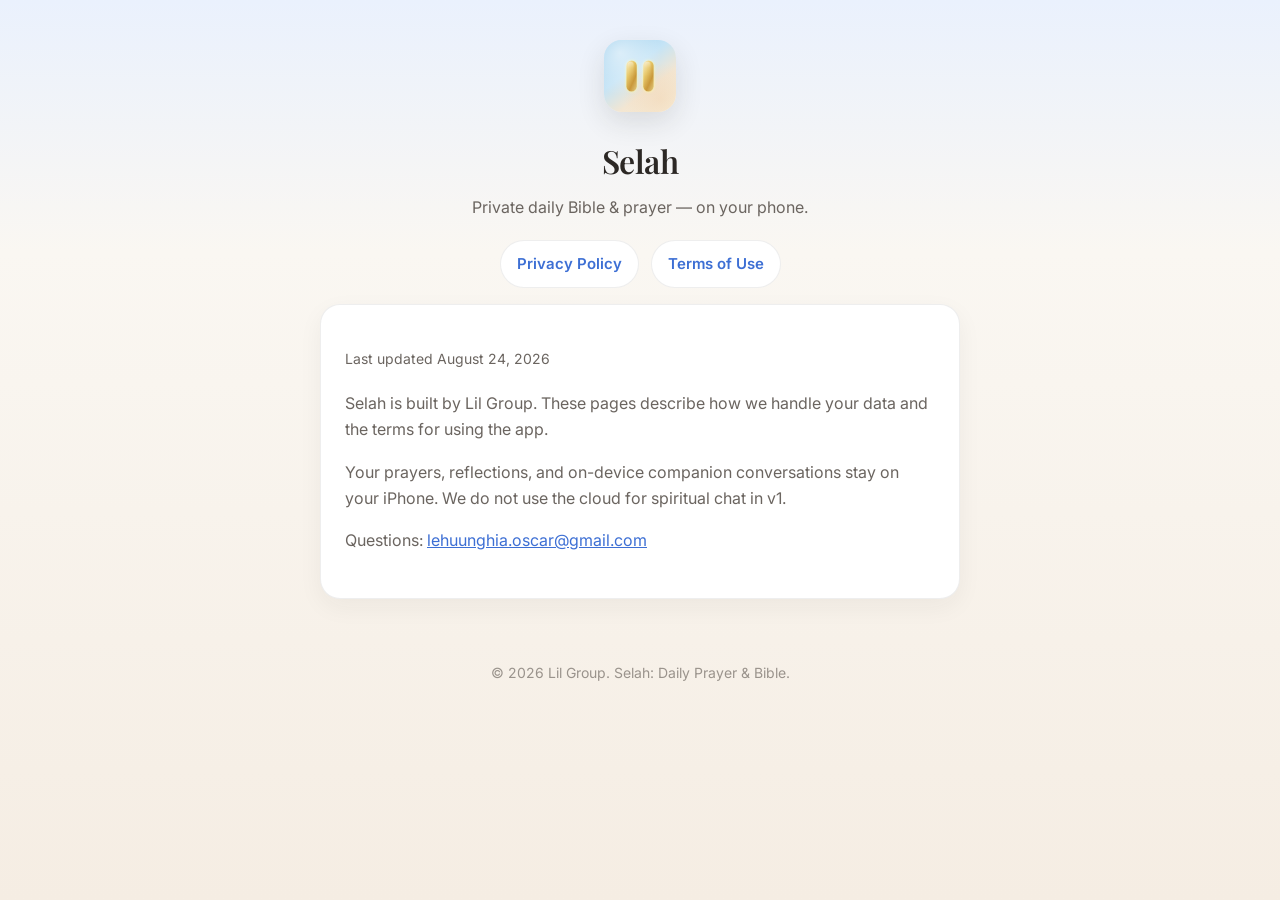
<file: docs/site/index.html>
<!DOCTYPE html>
<html lang="en">
<head>
  <meta charset="utf-8">
  <meta name="viewport" content="width=device-width, initial-scale=1">
  <title>Selah — Legal</title>
  <meta name="description" content="Privacy Policy and Terms of Use for Selah, a private daily Bible and prayer app.">
  <link rel="preconnect" href="https://fonts.googleapis.com">
  <link rel="preconnect" href="https://fonts.gstatic.com" crossorigin>
  <link href="https://fonts.googleapis.com/css2?family=Inter:wght@400;600&family=Playfair+Display:wght@600&display=swap" rel="stylesheet">
  <link rel="stylesheet" href="styles.css">
  <link rel="icon" href="../brand/selah-icon-pause.svg" type="image/svg+xml">
</head>
<body>
  <header>
    <img src="../brand/selah-icon-pause.svg" width="72" height="72" alt="Selah app icon">
    <h1>Selah</h1>
    <p>Private daily Bible &amp; prayer — on your phone.</p>
    <nav class="links" aria-label="Legal pages">
      <a href="privacy.html">Privacy Policy</a>
      <a href="terms.html">Terms of Use</a>
    </nav>
  </header>
  <main>
    <div class="card">
      <p class="meta">Last updated August 24, 2026</p>
      <p>Selah is built by Lil Group. These pages describe how we handle your data and the terms for using the app.</p>
      <p>Your prayers, reflections, and on-device companion conversations stay on your iPhone. We do not use the cloud for spiritual chat in v1.</p>
      <p>Questions: <a href="mailto:lehuunghia.oscar@gmail.com">lehuunghia.oscar@gmail.com</a></p>
    </div>
  </main>
  <footer>
    <p>&copy; 2026 Lil Group. Selah: Daily Prayer &amp; Bible.</p>
  </footer>
</body>
</html>
</file>
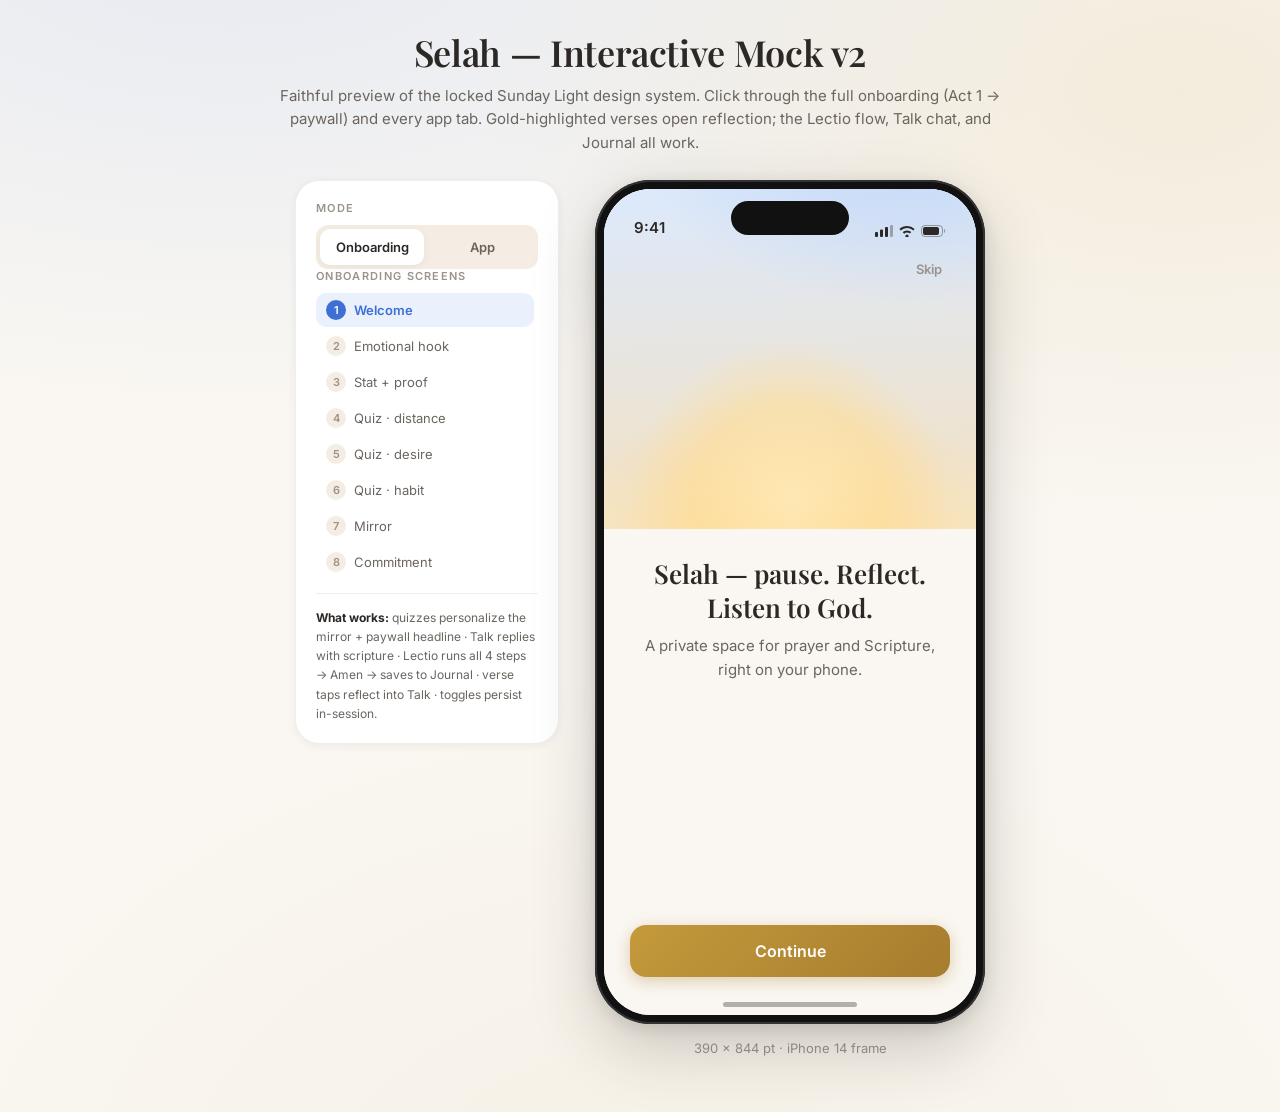
<file: docs/selah-interactive-mock-v2.html>
<!DOCTYPE html>
<html lang="en">
<head>
<meta charset="UTF-8">
<meta name="viewport" content="width=device-width, initial-scale=1.0">
<title>Selah — Interactive Mock v2</title>
<link rel="preconnect" href="https://fonts.googleapis.com">
<link rel="preconnect" href="https://fonts.gstatic.com" crossorigin>
<link href="https://fonts.googleapis.com/css2?family=Inter:wght@400;500;600;700&family=Playfair+Display:ital,wght@0,500;0,600;1,500;1,600&display=swap" rel="stylesheet">
<style>
/* ============================================================
   SELAH — SUNDAY LIGHT DESIGN TOKENS (design-system/selah)
   ============================================================ */
:root{
  --primary:#5B8DEF; --primary-deep:#3D6FD4; --primary-soft:#EAF1FD;
  --accent:#C49A3C; --accent-deep:#A67C2E; --accent-soft:#FBF5E6;
  --bg:#FAF7F2; --bg-warm:#F5EDE3; --surface:#FFFFFF;
  --text:#2C2825; --text-muted:#6B6560; --text-soft:#9A938C;
  --border:rgba(44,40,37,0.08);
  --space-xs:4px; --space-sm:8px; --space-md:16px; --space-lg:24px; --space-xl:32px;
  --radius:16px; --radius-lg:24px;
  --shadow-sm:0 2px 8px rgba(44,40,37,0.06);
  --shadow-md:0 8px 32px rgba(44,40,37,0.08);
  --shadow-btn:0 4px 16px rgba(61,111,212,0.3);
  --ease:cubic-bezier(0.22,1,0.36,1);
  --font-display:'Playfair Display',Georgia,serif;
  --font-body:'Inter',-apple-system,BlinkMacSystemFont,sans-serif;
}
*{box-sizing:border-box;margin:0;padding:0}
@media (prefers-reduced-motion:reduce){
  *,*::before,*::after{animation-duration:.01ms!important;transition-duration:.01ms!important}
}
html{-webkit-font-smoothing:antialiased}
body{
  font-family:var(--font-body);color:var(--text);background:var(--bg);
  background-image:
    radial-gradient(ellipse 70% 45% at 18% -8%,rgba(91,141,239,.13),transparent),
    radial-gradient(ellipse 55% 40% at 92% 8%,rgba(196,154,60,.12),transparent),
    radial-gradient(ellipse 60% 50% at 50% 110%,rgba(196,154,60,.07),transparent);
  min-height:100vh;display:flex;flex-direction:column;align-items:center;
  padding:28px 20px 56px;
}
button{font-family:inherit;cursor:pointer;border:none;background:none;color:inherit}
button:focus-visible,a:focus-visible{outline:2px solid var(--primary-deep);outline-offset:2px}

/* ---------- Page chrome ---------- */
.page-header{text-align:center;max-width:720px;margin-bottom:26px}
.page-header h1{font-family:var(--font-display);font-size:2.25rem;font-weight:600;letter-spacing:-.01em}
.page-header p{color:var(--text-muted);margin-top:8px;font-size:.9375rem;line-height:1.55;text-wrap:pretty}
.layout{display:flex;gap:36px;align-items:flex-start;flex-wrap:wrap;justify-content:center;width:100%;max-width:1120px}
.sidebar{width:264px;background:var(--surface);border-radius:var(--radius-lg);padding:20px;box-shadow:var(--shadow-sm);border:1px solid var(--border)}
.sidebar h2{font-size:.6875rem;text-transform:uppercase;letter-spacing:.12em;color:var(--text-soft);margin:20px 0 10px;font-weight:600}
.sidebar h2:first-child{margin-top:0}
.mode-toggle{display:flex;gap:6px;background:var(--bg-warm);padding:4px;border-radius:12px}
.mode-toggle button{flex:1;padding:10px 12px;border-radius:10px;font-weight:600;font-size:.8125rem;color:var(--text-muted);transition:all .2s var(--ease)}
.mode-toggle button.on{background:var(--surface);color:var(--text);box-shadow:var(--shadow-sm)}
.jump-list{display:flex;flex-direction:column;gap:2px;max-height:280px;overflow:auto;padding-right:4px}
.jump-btn{display:flex;align-items:center;gap:8px;width:100%;text-align:left;padding:7px 10px;border-radius:10px;font-size:.8125rem;color:var(--text-muted);transition:background .15s var(--ease)}
.jump-btn:hover{background:var(--primary-soft);color:var(--primary-deep)}
.jump-btn.cur{background:var(--primary-soft);color:var(--primary-deep);font-weight:600}
.jump-btn .num{width:20px;height:20px;flex:none;display:grid;place-items:center;border-radius:50%;background:var(--bg-warm);font-size:.6875rem;font-weight:600;color:var(--text-soft)}
.jump-btn.cur .num{background:var(--primary-deep);color:#fff}
.hidden{display:none!important}
.legend{font-size:.75rem;line-height:1.6;color:var(--text-muted);border-top:1px solid var(--border);margin-top:20px;padding-top:14px}
.legend b{color:var(--text)}

/* ---------- Phone frame ---------- */
.phone-wrap{display:flex;flex-direction:column;align-items:center;gap:16px}
.phone{
  width:390px;height:844px;background:#111;border-radius:56px;padding:9px;
  box-shadow:0 24px 64px rgba(44,40,37,.22),0 4px 16px rgba(44,40,37,.12),inset 0 0 0 2px #333;
  position:relative;flex:none;
}
.phone-screen{
  width:100%;height:100%;border-radius:47px;overflow:hidden;position:relative;
  background:var(--bg);
}
.statusbar{
  position:absolute;top:0;left:0;right:0;height:54px;z-index:60;
  display:flex;align-items:flex-end;justify-content:space-between;
  padding:0 30px 6px;pointer-events:none;color:var(--text);font-weight:600;font-size:.9375rem;
}
.statusbar .sb-icons{display:flex;align-items:center;gap:6px}
.island{position:absolute;top:12px;left:50%;transform:translateX(-50%);width:118px;height:34px;background:#111;border-radius:20px;z-index:61}
.home-indicator{position:absolute;bottom:8px;left:50%;transform:translateX(-50%);width:134px;height:5px;border-radius:3px;background:rgba(44,40,37,.35);z-index:62;pointer-events:none}

/* ---------- Generic in-app ---------- */
.view{position:absolute;inset:0;display:none;flex-direction:column;background:var(--bg)}
.view.active{display:flex}
.scroll{flex:1;overflow-y:auto;overscroll-behavior:contain;scrollbar-width:none}
.scroll::-webkit-scrollbar{display:none}
.screen-title{font-family:var(--font-display);font-weight:600;font-size:1.5rem;line-height:1.25}
.card-label{font-size:.6875rem;text-transform:uppercase;letter-spacing:.08em;color:var(--text-soft);font-weight:600;margin-bottom:6px}
.card-soft{background:var(--surface);border:1px solid var(--border);border-radius:var(--radius);box-shadow:var(--shadow-sm);padding:16px;margin-bottom:12px}
.verse-serif{font-family:var(--font-display);font-style:italic;font-weight:500;line-height:1.4}
.btn-primary{
  display:block;width:100%;padding:16px 24px;border-radius:16px;text-align:center;
  background:var(--primary-deep);color:#fff;font-weight:600;font-size:1rem;
  box-shadow:var(--shadow-btn);transition:transform .15s var(--ease),box-shadow .2s var(--ease);
}
.btn-primary:active{transform:scale(.98)}
.btn-gold{
  background:linear-gradient(135deg,var(--accent) 0%,var(--accent-deep) 100%);
  color:#fff;box-shadow:0 4px 16px rgba(166,124,46,.35);
}
.btn-secondary{
  display:block;width:100%;padding:15px 24px;border-radius:16px;text-align:center;
  background:transparent;color:var(--text-muted);font-weight:600;font-size:.9375rem;
  border:1px solid var(--border);transition:transform .15s var(--ease);
}
.btn-secondary:active{transform:scale(.98)}
.link-btn{color:var(--primary-deep);font-weight:600;font-size:.875rem;padding:6px 0;margin-top:8px}
.footer-actions{padding:14px 20px calc(14px + 18px);display:flex;gap:10px;background:linear-gradient(to top,var(--bg) 70%,transparent)}
.disclaimer{font-size:.6875rem;color:var(--text-soft);line-height:1.5;text-align:center}

/* ---------- Onboarding ---------- */
.ob-hero{
  flex:none;height:340px;position:relative;overflow:hidden;
  background:
    radial-gradient(ellipse 90% 70% at 50% 108%,rgba(255,214,140,.85),transparent 70%),
    radial-gradient(ellipse 120% 90% at 80% -20%,#BFD5F7 0%,transparent 60%),
    linear-gradient(178deg,#DCE9FC 0%,#EFE3CF 78%,#F6E7C8 100%);
}
.ob-hero::after{ /* sun glow, breathes 4.5s */
  content:"";position:absolute;left:50%;bottom:-130px;width:320px;height:320px;transform:translateX(-50%);
  border-radius:50%;
  background:radial-gradient(circle,rgba(255,232,180,.95) 0%,rgba(255,222,150,.55) 42%,transparent 70%);
  animation:breathe 4.5s ease-in-out infinite;
}
@keyframes breathe{0%,100%{opacity:.75;transform:translateX(-50%) scale(1)}50%{opacity:1;transform:translateX(-50%) scale(1.07)}}
.ob-body{flex:1;overflow-y:auto;padding:28px 26px calc(20px + 18px);display:flex;flex-direction:column}
.ob-body h2{font-family:var(--font-display);font-weight:600;font-size:1.625rem;line-height:1.3;text-align:center;text-wrap:balance}
.ob-body .sub{color:var(--text-muted);font-size:.9375rem;line-height:1.55;text-align:center;margin-top:10px}
.ob-skip{position:absolute;top:64px;right:22px;z-index:65;font-size:.8125rem;font-weight:600;color:var(--text-soft);padding:8px 12px;border-radius:12px}
.quiz-grid{display:grid;grid-template-columns:1fr 1fr;gap:12px;margin-top:22px}
.quiz-card{
  background:var(--surface);border:1.5px solid var(--border);border-radius:var(--radius);
  padding:18px 14px;text-align:center;display:flex;flex-direction:column;align-items:center;gap:8px;
  transition:border-color .18s var(--ease),background .18s var(--ease),transform .15s var(--ease);
}
.quiz-card:active{transform:scale(.97)}
.quiz-card.sel{border-color:var(--primary);background:var(--primary-soft)}
.quiz-card svg{color:var(--primary-deep)}
.quiz-card span{font-size:.875rem;font-weight:600;line-height:1.3}
.stat-num{font-family:var(--font-display);font-size:3.4rem;font-weight:600;color:var(--primary-deep);line-height:1}
.mirror-quote{
  margin-top:24px;padding:22px;border-radius:var(--radius-lg);
  background:linear-gradient(160deg,#FFF 0%,var(--accent-soft) 100%);
  border:1px solid rgba(196,154,60,.25);box-shadow:var(--shadow-sm);
  font-family:var(--font-display);font-style:italic;font-size:1.125rem;line-height:1.55;text-align:center;
}
.privacy-card{
  display:flex;gap:14px;align-items:flex-start;background:var(--primary-soft);
  border:1px solid rgba(91,141,239,.25);border-radius:var(--radius);padding:16px;margin-top:22px;
}
.chat-preview{margin-top:20px;display:flex;flex-direction:column;gap:10px}
.msg{max-width:82%;padding:12px 15px;border-radius:18px;font-size:.9375rem;line-height:1.5}
.msg.user{align-self:flex-end;background:var(--primary-deep);color:#fff;border-bottom-right-radius:6px}
.msg.ai{align-self:flex-start;background:var(--surface);border:1px solid var(--border);border-bottom-left-radius:6px;box-shadow:var(--shadow-sm)}
.typing{display:inline-flex;gap:5px;padding:14px 16px}
.typing i{width:7px;height:7px;border-radius:50%;background:var(--text-soft);animation:blink 1.2s infinite}
.typing i:nth-child(2){animation-delay:.2s}.typing i:nth-child(3){animation-delay:.4s}
@keyframes blink{0%,80%,100%{opacity:.3}40%{opacity:1}}
.build-path{position:relative;height:190px;margin:26px 0 10px;display:flex;align-items:center;justify-content:center}
.build-track{position:relative;width:230px;height:150px}
.build-dot{position:absolute;width:14px;height:14px;border-radius:50%;background:var(--border);transition:all .4s var(--ease)}
.build-dot.done{background:var(--accent);box-shadow:0 0 0 6px rgba(196,154,60,.15)}
.build-line{position:absolute;height:3px;border-radius:2px;background:var(--border);transform-origin:left center}
.build-line.fill{background:var(--accent);transform:scaleX(1)!important;transition:transform .5s var(--ease)}
.plan-week{display:grid;grid-template-columns:repeat(7,1fr);gap:6px;margin-top:20px}
.plan-day{background:var(--surface);border:1px solid var(--border);border-radius:12px;padding:10px 4px;text-align:center;font-size:.6875rem;font-weight:600;color:var(--text-muted)}
.plan-day b{display:block;font-size:.8125rem;margin-top:2px;color:var(--text)}
.lock-mock{
  margin-top:22px;background:linear-gradient(175deg,#2E4E86 0%,#5B8DEF 55%,#F0DDB4 115%);
  border-radius:var(--radius-lg);padding:26px 20px 30px;color:#fff;box-shadow:var(--shadow-md);text-align:center;
}
.lock-time{font-size:3rem;font-weight:300;letter-spacing:-.02em}
.stars{color:var(--accent);font-size:1.25rem;letter-spacing:3px}
.review-card{background:var(--surface);border:1px solid var(--border);border-radius:var(--radius);box-shadow:var(--shadow-sm);padding:16px;margin-top:14px}
.review-card p{font-size:.875rem;color:var(--text-muted);line-height:1.5;margin-top:8px}
.review-card .who{font-size:.75rem;font-weight:600;color:var(--text-soft);margin-top:10px}

/* ---------- Paywall ---------- */
.plans{display:flex;flex-direction:column;gap:10px;margin:20px 0}
.plan{
  position:relative;display:flex;align-items:center;gap:14px;width:100%;text-align:left;
  background:var(--surface);border:1.5px solid var(--border);border-radius:var(--radius);
  padding:16px;transition:border-color .18s var(--ease),background .18s var(--ease);
}
.plan .radio{width:22px;height:22px;flex:none;border-radius:50%;border:2px solid var(--border);display:grid;place-items:center}
.plan .radio i{width:12px;height:12px;border-radius:50%;background:transparent;transition:background .15s}
.plan.sel{border-color:var(--primary);background:var(--primary-soft)}
.plan.sel .radio{border-color:var(--primary-deep)}
.plan.sel .radio i{background:var(--primary-deep)}
.plan .p-name{display:block;font-weight:700;font-size:.9375rem}
.plan .p-sub{display:block;font-size:.75rem;color:var(--text-muted);margin-top:2px}
.plan .p-price{margin-left:auto;text-align:right;font-weight:700;font-size:.9375rem}
.plan .p-per{display:block;font-size:.6875rem;font-weight:500;color:var(--text-soft)}
.badge-save{
  position:absolute;top:-9px;right:14px;background:var(--accent);color:#fff;
  font-size:.625rem;font-weight:700;letter-spacing:.04em;padding:3px 9px;border-radius:8px;text-transform:uppercase;
}
.pay-bullets{list-style:none;margin:14px 0 4px}
.pay-bullets li{display:flex;gap:10px;align-items:flex-start;font-size:.875rem;color:var(--text-muted);line-height:1.5;padding:5px 0}
.pay-bullets svg{flex:none;color:var(--accent-deep);margin-top:2px}

/* ---------- Tab bar & headers ---------- */
.tabbar{
  flex:none;display:flex;height:calc(64px + 22px);padding:8px 8px 22px;
  background:rgba(250,247,242,.86);backdrop-filter:blur(16px);-webkit-backdrop-filter:blur(16px);
  border-top:1px solid var(--border);
}
.tab-item{
  flex:1;display:flex;flex-direction:column;align-items:center;justify-content:center;gap:3px;
  font-size:.625rem;font-weight:600;color:var(--text-soft);border-radius:12px;transition:color .15s;
}
.tab-item.on{color:var(--primary-deep)}
.nav-header{
  flex:none;display:flex;align-items:center;justify-content:space-between;
  padding:58px 20px 10px;background:transparent;
}
.nav-header .back-btn{display:flex;align-items:center;gap:4px;color:var(--primary-deep);font-weight:600;font-size:.9375rem;padding:8px 10px;border-radius:12px;margin-left:-10px}
.nav-title{font-family:var(--font-display);font-weight:600;font-size:1.125rem}

/* ---------- Today ---------- */
.today-hero{
  position:relative;overflow:hidden;margin:0 -20px;padding:72px 24px 34px;
  background:
    radial-gradient(ellipse 80% 55% at 50% 112%,rgba(255,216,146,.8),transparent 72%),
    linear-gradient(176deg,#D8E6FA 0%,#F3EBDD 82%,var(--bg) 100%);
}
.today-glow{position:absolute;left:50%;top:66%;width:260px;height:260px;transform:translate(-50%,-50%);border-radius:50%;
  background:radial-gradient(circle,rgba(255,228,168,.9) 0%,rgba(255,220,150,.4) 45%,transparent 70%);
  animation:breathe 4.5s ease-in-out infinite;}
.today-hero .verse-serif{position:relative;font-size:1.25rem;margin-top:14px}
.today-hero .verse-ref{position:relative;font-size:.75rem;color:var(--text-muted);margin-top:6px;letter-spacing:.04em}
.today-content{padding:20px}
.streak-chip{
  display:inline-flex;align-items:center;gap:6px;padding:7px 13px;border-radius:999px;
  background:rgba(255,255,255,.75);border:1px solid rgba(196,154,60,.35);
  font-size:.75rem;font-weight:600;color:var(--accent-deep);backdrop-filter:blur(8px);
}
.cta-main{
  width:100%;padding:18px 24px;border-radius:18px;text-align:center;font-size:1.0625rem;font-weight:700;color:#fff;
  background:linear-gradient(135deg,var(--accent) 0%,var(--accent-deep) 100%);
  box-shadow:0 6px 20px rgba(166,124,46,.35);transition:transform .15s var(--ease);
}
.cta-main:active{transform:scale(.98)}
.icon-btn{width:44px;height:44px;display:grid;place-items:center;border-radius:14px;background:rgba(255,255,255,.75);border:1px solid var(--border);backdrop-filter:blur(8px)}
.mood-row{display:grid;grid-template-columns:repeat(4,1fr);gap:8px}
.mood-btn{padding:12px 4px;border-radius:14px;background:var(--bg-warm);font-size:.75rem;font-weight:600;color:var(--text-muted);border:1.5px solid transparent;transition:all .15s var(--ease)}
.mood-btn:active{transform:scale(.96);border-color:var(--primary);background:var(--primary-soft);color:var(--primary-deep)}
.widget-promo{display:flex;align-items:center;gap:12px;background:var(--primary-soft);border:1px solid rgba(91,141,239,.2);border-radius:var(--radius);padding:14px}
.widget-promo p{font-size:.8125rem;color:var(--text-muted);line-height:1.4}
.widget-promo .wp-txt{flex:1}

/* ---------- Read ---------- */
.progress-bar{height:6px;border-radius:3px;background:var(--bg-warm);overflow:hidden;margin-top:10px}
.progress-bar i{display:block;height:100%;border-radius:3px;background:linear-gradient(90deg,var(--accent),var(--accent-deep));width:14%;transition:width .4s var(--ease)}
.reader-text{font-family:var(--font-display);font-size:1.1875rem;line-height:1.75;color:var(--text)}
.reader-text p{margin-bottom:18px;text-wrap:pretty}
.vsup{font-family:var(--font-body);font-size:.625rem;font-weight:700;color:var(--text-soft);vertical-align:super;margin-right:4px}
.verse-tappable{cursor:pointer;border-radius:6px;padding:1px 2px;margin:-1px -2px;transition:background .2s var(--ease)}
.verse-tappable.hl{background:rgba(196,154,60,.22);box-shadow:inset 0 -2px 0 rgba(196,154,60,.5)}
.verse-sheet{
  position:absolute;left:0;right:0;bottom:0;z-index:80;transform:translateY(105%);
  background:var(--surface);border-radius:24px 24px 0 0;box-shadow:0 -8px 40px rgba(44,40,37,.16);
  padding:14px 20px calc(20px + 18px);transition:transform .32s var(--ease);
}
.verse-sheet.up{transform:translateY(0)}
.sheet-grab{width:38px;height:5px;border-radius:3px;background:var(--border);margin:0 auto 14px}
.sheet-action{display:flex;align-items:center;gap:12px;width:100%;padding:13px 10px;border-radius:14px;font-weight:600;font-size:.9375rem;text-align:left}
.sheet-action:hover{background:var(--primary-soft);color:var(--primary-deep)}
.overlay-dim{position:absolute;inset:0;background:rgba(44,40,37,.28);z-index:70;opacity:0;pointer-events:none;transition:opacity .3s}
.overlay-dim.show{opacity:1;pointer-events:auto}

/* ---------- Talk ---------- */
.talk-bg{
  background:
    radial-gradient(ellipse 90% 40% at 50% -10%,rgba(91,141,239,.14),transparent),
    radial-gradient(ellipse 80% 40% at 50% 110%,rgba(196,154,60,.14),transparent),
    linear-gradient(180deg,#FDFBF7 0%,#F7F0E6 100%);
}
.lock-pill{
  align-self:center;display:inline-flex;align-items:center;gap:6px;margin-top:60px;padding:6px 14px;border-radius:999px;
  background:rgba(255,255,255,.7);border:1px solid var(--border);font-size:.6875rem;font-weight:600;color:var(--text-soft);
}
.mode-tabs{display:flex;gap:6px;margin:14px 20px 0;background:var(--bg-warm);padding:4px;border-radius:14px}
.mode-tab{flex:1;padding:9px 4px;border-radius:11px;font-size:.8125rem;font-weight:600;color:var(--text-muted);transition:all .2s var(--ease)}
.mode-tab.active{background:var(--surface);color:var(--primary-deep);box-shadow:var(--shadow-sm)}
.chat-area{flex:1;overflow-y:auto;padding:18px 20px;display:flex;flex-direction:column;gap:10px;scrollbar-width:none}
.chat-area::-webkit-scrollbar{display:none}
.msg.ai em.scripture{display:block;margin-top:8px;font-family:var(--font-display);font-size:.9375rem;color:var(--accent-deep)}
.msg.ai .ref{display:block;margin-top:3px;font-size:.6875rem;color:var(--text-soft);font-style:normal}
.chat-input-row{
  flex:none;display:flex;gap:10px;align-items:center;padding:12px 16px calc(12px + 18px);
  background:rgba(250,247,242,.92);backdrop-filter:blur(12px);border-top:1px solid var(--border);
}
.chat-input-row input{
  flex:1;height:46px;border:1px solid var(--border);border-radius:16px;background:var(--surface);
  padding:0 16px;font-family:inherit;font-size:.9375rem;color:var(--text);outline:none;
}
.chat-input-row input:focus{border-color:var(--primary)}
.chat-input-row input::placeholder{color:var(--text-soft)}
.send-btn{width:46px;height:46px;flex:none;border-radius:16px;background:var(--primary-deep);color:#fff;display:grid;place-items:center;box-shadow:var(--shadow-btn);transition:transform .15s var(--ease)}
.send-btn:active{transform:scale(.94)}
.send-btn:disabled{background:var(--text-soft);box-shadow:none}
.crisis-link{background:none;border:none;color:var(--text-soft);font-size:.6875rem;text-decoration:underline;padding:6px}
.auto-delete-chip{
  display:inline-flex;align-items:center;gap:6px;margin-top:10px;padding:6px 12px;border-radius:999px;
  background:rgba(196,154,60,.12);border:1px dashed rgba(196,154,60,.5);font-size:.6875rem;font-weight:600;color:var(--accent-deep);
}

/* ---------- Pray / Lectio ---------- */
.lectio-steps{display:flex;gap:8px;padding:14px 20px 6px}
.lectio-step{
  flex:1;text-align:center;font-size:.6875rem;font-weight:700;letter-spacing:.06em;text-transform:uppercase;
  color:var(--text-soft);padding:8px 0;border-radius:10px;position:relative;transition:all .25s var(--ease);
}
.lectio-step.active{color:var(--primary-deep);background:var(--primary-soft)}
.lectio-step.done{color:var(--accent-deep)}
.lectio-body{flex:1;overflow-y:auto;padding:18px 24px;display:flex;flex-direction:column}
.breath-circle{
  width:150px;height:150px;margin:26px auto;border-radius:50%;
  background:radial-gradient(circle at 40% 35%,#FFF 0%,var(--accent-soft) 55%,rgba(196,154,60,.25) 100%);
  border:1px solid rgba(196,154,60,.3);
  animation:breathe2 8s ease-in-out infinite;
}
@keyframes breathe2{0%,100%{transform:scale(.92)}50%{transform:scale(1.06)}}
.pray-text{font-family:var(--font-display);font-style:italic;font-size:1.125rem;line-height:1.65;text-align:center}

/* ---------- Amen overlay ---------- */
.amen-overlay{
  position:absolute;inset:0;z-index:90;display:flex;flex-direction:column;align-items:center;justify-content:center;gap:8px;
  background:radial-gradient(ellipse 90% 60% at 50% 40%,#FFF7E6 0%,#F3E3C3 100%);
  opacity:0;pointer-events:none;transition:opacity .6s ease;text-align:center;padding:40px;
}
.amen-overlay.show{opacity:1;pointer-events:auto}
.amen-overlay h2{font-family:var(--font-display);font-size:2.25rem;font-weight:600;color:var(--accent-deep)}

/* ---------- Journey ---------- */
.journey-header{padding:64px 24px 0;text-align:center}
.ring-wrap{position:relative;width:132px;height:132px;margin:18px auto 8px}
.ring-wrap svg{transform:rotate(-90deg)}
.ring-center{position:absolute;inset:0;display:flex;flex-direction:column;align-items:center;justify-content:center}
.ring-center b{font-family:var(--font-display);font-size:2rem;font-weight:600}
.ring-center span{font-size:.6875rem;color:var(--text-soft);font-weight:600;text-transform:uppercase;letter-spacing:.08em}
.stats-grid{display:grid;grid-template-columns:repeat(3,1fr);gap:10px;margin:16px 0}
.stat-card{background:var(--surface);border:1px solid var(--border);border-radius:var(--radius);box-shadow:var(--shadow-sm);padding:14px 8px;text-align:center}
.stat-card b{display:block;font-family:var(--font-display);font-size:1.5rem;font-weight:600;color:var(--primary-deep)}
.stat-card span{font-size:.625rem;color:var(--text-soft);font-weight:600;text-transform:uppercase;letter-spacing:.05em}
.grace-note{display:flex;gap:10px;align-items:center;background:var(--accent-soft);border:1px solid rgba(196,154,60,.3);border-radius:var(--radius);padding:12px 14px;font-size:.8125rem;color:var(--text-muted)}
.plan-list-row{display:flex;align-items:center;gap:12px;padding:12px 2px;border-bottom:1px solid var(--border)}
.plan-check{width:26px;height:26px;flex:none;border-radius:50%;border:2px solid var(--border);display:grid;place-items:center;color:#fff}
.plan-check.done{background:var(--accent);border-color:var(--accent)}
.plan-day-label{font-size:.8125rem;font-weight:600}
.plan-day-topic{font-size:.75rem;color:var(--text-soft);margin-top:1px}
.journal-entry{background:var(--surface);border:1px solid var(--border);border-radius:var(--radius);box-shadow:var(--shadow-sm);padding:14px;margin-bottom:10px}
.journal-entry .when{font-size:.6875rem;color:var(--text-soft);font-weight:600;margin-bottom:6px}
.journal-entry p{font-family:var(--font-display);font-style:italic;font-size:.9375rem;line-height:1.5;color:var(--text-muted)}

/* ---------- Settings ---------- */
.settings-group{background:var(--surface);border:1px solid var(--border);border-radius:var(--radius);box-shadow:var(--shadow-sm);margin-bottom:16px;overflow:hidden}
.settings-row{display:flex;align-items:center;justify-content:space-between;gap:12px;width:100%;text-align:left;padding:14px 16px;font-size:.9375rem;border-bottom:1px solid var(--border)}
.settings-row:last-child{border-bottom:none}
.settings-row .val{color:var(--text-soft);font-size:.875rem}
.switch{width:51px;height:31px;flex:none;border-radius:999px;background:#E5DFD8;position:relative;transition:background .2s var(--ease)}
.switch::after{content:"";position:absolute;top:2px;left:2px;width:27px;height:27px;border-radius:50%;background:#fff;box-shadow:0 2px 6px rgba(44,40,37,.25);transition:transform .2s var(--ease)}
.switch.on{background:#4CAF6D}
.switch.on::after{transform:translateX(20px)}

/* ---------- Hotline sheet & toast ---------- */
.bottom-sheet{
  position:absolute;left:0;right:0;bottom:0;z-index:85;transform:translateY(105%);
  background:var(--surface);border-radius:24px 24px 0 0;box-shadow:0 -8px 40px rgba(44,40,37,.18);
  padding:14px 22px calc(22px + 18px);transition:transform .32s var(--ease);
}
.bottom-sheet.up{transform:translateY(0)}
.toast{
  position:absolute;left:50%;bottom:110px;transform:translateX(-50%) translateY(16px);z-index:95;
  background:rgba(44,40,37,.92);color:#fff;font-size:.8125rem;font-weight:600;padding:11px 18px;border-radius:14px;
  opacity:0;pointer-events:none;transition:all .3s var(--ease);white-space:nowrap;
}
.toast.show{opacity:1;transform:translateX(-50%) translateY(0)}
.notif-dialog{
  position:absolute;top:54px;left:14px;right:14px;z-index:88;background:rgba(252,250,246,.97);
  backdrop-filter:blur(20px);border-radius:22px;box-shadow:0 18px 60px rgba(44,40,37,.3);
  padding:20px;text-align:center;opacity:0;pointer-events:none;transform:translateY(-8px);transition:all .35s var(--ease);
}
.notif-dialog.show{opacity:1;pointer-events:auto;transform:translateY(0)}
.notif-app-icon{width:52px;height:52px;border-radius:13px;margin:0 auto 10px;display:grid;place-items:center;
  background:linear-gradient(135deg,var(--primary) 0%,#F0DDB4 120%);}
@media (max-width:760px){
  body{padding:12px 8px 32px}
  .phone{transform:scale(min(1,calc((100vw - 24px)/390)));transform-origin:top center}
}
</style>
</head>
<body>

<header class="page-header">
  <h1>Selah — Interactive Mock v2</h1>
  <p>Faithful preview of the locked Sunday Light design system. Click through the full onboarding (Act 1 → paywall) and every app tab. Gold-highlighted verses open reflection; the Lectio flow, Talk chat, and Journal all work.</p>
</header>

<div class="layout">
  <aside class="sidebar">
    <h2>Mode</h2>
    <div class="mode-toggle">
      <button type="button" id="m-ob" onclick="setMode('onboarding')">Onboarding</button>
      <button type="button" id="m-app" onclick="enterApp()">App</button>
    </div>

    <section id="jumpOnboarding">
      <h2>Onboarding screens</h2>
      <div class="jump-list" id="obList"></div>
    </section>

    <section id="jumpApp" class="hidden">
      <h2>App tabs</h2>
      <div class="jump-list" id="appList"></div>
      <div class="legend" style="border-top:none;margin-top:8px;padding-top:0">Settings opens from the ⚙︎ button on Today.</div>
    </section>

    <div class="legend">
      <b>What works:</b> quizzes personalize the mirror + paywall headline · Talk replies with scripture · Lectio runs all 4 steps → Amen → saves to Journal · verse taps reflect into Talk · toggles persist in-session.
    </div>
  </aside>

  <div class="phone-wrap">
    <div class="phone">
      <div class="phone-screen" id="stage">
        <div class="statusbar"><span>9:41</span><span class="sb-icons" id="sbIcons"></span></div>
        <div class="island"></div>
        <div id="viewHost" style="position:absolute;inset:0"></div>
        <div class="overlay-dim" id="dim" onclick="closeSheets()"></div>
        <div id="sheetHost"></div>
        <div class="toast" id="toast"></div>
        <div class="home-indicator"></div>
      </div>
    </div>
    <p style="font-size:.8125rem;color:var(--text-soft)">390 × 844 pt · iPhone 14 frame</p>
  </div>
</div>

<script>
"use strict";

/* ---------------- Icons (Lucide-style, 1.75 stroke) ---------------- */
const IC = {
  sun:'<circle cx="12" cy="12" r="4"/><path d="M12 2v2M12 20v2M4.9 4.9l1.4 1.4M17.7 17.7l1.4 1.4M2 12h2M20 12h2M4.9 19.1l1.4-1.4M17.7 6.3l1.4-1.4"/>',
  book:'<path d="M2 3h6a4 4 0 0 1 4 4v14a3 3 0 0 0-3-3H2z"/><path d="M22 3h-6a4 4 0 0 0-4 4v14a3 3 0 0 1 3-3h7z"/>',
  chat:'<path d="M21 11.5a8.38 8.38 0 0 1-.9 3.8 8.5 8.5 0 0 1-7.6 4.7 8.38 8.38 0 0 1-3.8-.9L3 21l1.9-5.7a8.38 8.38 0 0 1-.9-3.8 8.5 8.5 0 0 1 4.7-7.6 8.38 8.38 0 0 1 3.8-.9h.5a8.48 8.48 0 0 1 8 8z"/>',
  flame:'<path d="M8.5 14.5A2.5 2.5 0 0 0 11 12c0-1.38-.5-2-1-3-1.072-2.143-.224-4.054 2-6 .5 2.5 2 4.9 4 6.5 2 1.6 3 3.5 3 5.5a7 7 0 1 1-14 0c0-1.153.433-2.294 1-3a2.5 2.5 0 0 0 2.5 2.5z"/>',
  path:'<circle cx="6" cy="19" r="2.2"/><circle cx="18" cy="5" r="2.2"/><path d="M8 19h7a3.5 3.5 0 0 0 0-7H9a3.5 3.5 0 0 1 0-7h7"/>',
  gear:'<path d="M4 6h8M18 6h2M4 12h2M12 12h8M4 18h10M20 18h0"/><circle cx="15" cy="6" r="2.4"/><circle cx="9" cy="12" r="2.4"/><circle cx="17" cy="18" r="2.4"/>',
  lock:'<rect x="4" y="11" width="16" height="10" rx="2"/><path d="M8 11V7a4 4 0 0 1 8 0v4"/>',
  heart:'<path d="M19 14c1.49-1.46 3-3.21 3-5.5A5.5 5.5 0 0 0 16.5 3c-1.76 0-3 .5-4.5 2-1.5-1.5-2.74-2-4.5-2A5.5 5.5 0 0 0 2 8.5c0 2.3 1.5 4.05 3 5.5l7 7z"/>',
  sparkle:'<path d="M12 3l1.9 5.8L20 10l-6.1 1.2L12 17l-1.9-5.8L4 10l6.1-1.2z"/>',
  check:'<path d="M20 6L9 17l-5-5"/>',
  x:'<path d="M18 6L6 18M6 6l12 12"/>',
  chevL:'<path d="M15 18l-6-6 6-6"/>',
  send:'<path d="M22 2L11 13"/><path d="M22 2l-7 20-4-9-9-4z"/>',
  bell:'<path d="M18 8a6 6 0 0 0-12 0c0 7-3 9-3 9h18s-3-2-3-9"/><path d="M13.7 21a2 2 0 0 1-3.4 0"/>',
  clock:'<circle cx="12" cy="12" r="10"/><path d="M12 6v6l4 2"/>',
  shield:'<path d="M12 22s8-4 8-10V5l-8-3-8 3v7c0 6 8 10 8 10z"/>',
  phoneic:'<path d="M22 16.9v3a2 2 0 0 1-2.2 2 19.8 19.8 0 0 1-8.6-3 19.5 19.5 0 0 1-6-6 19.8 19.8 0 0 1-3-8.7A2 2 0 0 1 4.1 2h3a2 2 0 0 1 2 1.7c.1 1 .4 2 .7 2.8a2 2 0 0 1-.4 2.1L8 10a16 16 0 0 0 6 6l1.3-1.3a2 2 0 0 1 2.1-.4c.9.3 1.9.5 2.9.7a2 2 0 0 1 1.7 2z"/>',
};
function ic(name,size=24,sw=1.75){return `<svg width="${size}" height="${size}" viewBox="0 0 24 24" fill="none" stroke="currentColor" stroke-width="${sw}" stroke-linecap="round" stroke-linejoin="round" aria-hidden="true">${IC[name]}</svg>`;}

const SB_ICONS = '<svg width="18" height="12" viewBox="0 0 18 12" fill="currentColor"><rect x="0" y="7" width="3" height="5" rx="1"/><rect x="5" y="4.5" width="3" height="7.5" rx="1"/><rect x="10" y="2" width="3" height="10" rx="1"/><rect x="15" y="0" width="3" height="12" rx="1" opacity=".35"/></svg>'
 + '<svg width="16" height="12" viewBox="0 0 16 12" fill="currentColor"><path d="M8 9.6a1.6 1.6 0 1 0 0 3.2 1.6 1.6 0 0 0 0-3.2zM8 5.4c-1.7 0-3.2.7-4.3 1.8l1.5 1.5A4 4 0 0 1 8 7.4c1.1 0 2 .4 2.8 1.2l1.5-1.5A6 6 0 0 0 8 5.4zM8 1C5 1 2.3 2.2.4 4.1l1.4 1.5A8.5 8.5 0 0 1 8 3c2.4 0 4.6 1 6.2 2.6l1.4-1.5A10.5 10.5 0 0 0 8 1z"/></svg>'
 + '<svg width="25" height="12" viewBox="0 0 25 12"><rect x=".5" y=".5" width="21" height="11" rx="3.5" fill="none" stroke="currentColor" opacity=".4"/><rect x="2" y="2" width="16" height="8" rx="2" fill="currentColor"/><path d="M23 4v4a2.2 2.2 0 0 0 0-4z" fill="currentColor" opacity=".4"/></svg>';
document.getElementById('sbIcons').innerHTML = SB_ICONS;

/* ---------------- State ---------------- */
const state = {
  mode:'onboarding', obStep:0,
  quiz:{distance:null,desire:null,habit:null},
  demoMood:null,
  plan:'yearly',
  tab:'today',
  talk:{mode:'Heart',msgs:null,autoDelete:false,pending:null},
  lectio:0,
  read:{day:1,done:false},
  stats:{days:3,minutes:24,chapters:2},
  journal:[{when:'Today · 7:12 AM',text:'“Lord, help me rest in You today. Quiet my mind before the day begins.”'}],
};

/* ---------------- Shared helpers ---------------- */
const $ = s => document.querySelector(s);
let buildTimer=null;
function toast(msg){
  const t=$('#toast'); t.textContent=msg; t.classList.add('show');
  clearTimeout(t._tm); t._tm=setTimeout(()=>t.classList.remove('show'),2000);
}
function closeSheets(){
  $('#dim').classList.remove('show');
  document.querySelectorAll('.verse-sheet.up,.bottom-sheet.up').forEach(el=>el.classList.remove('up'));
}
function openSheet(html){
  $('#sheetHost').innerHTML=html;
  requestAnimationFrame(()=>requestAnimationFrame(()=>{
    const s=$('#sheetHost .bottom-sheet'); if(s) s.classList.add('up');
  }));
  $('#dim').classList.add('show');
}
function esc(s){return String(s).replace(/&/g,'&amp;').replace(/</g,'&lt;');}

function getPaywallHeadline(){
  const d=state.quiz.distance;
  if(d==='I feel distant') return 'Start talking to God every day';
  if(d==='Inconsistency') return 'Read the Bible 5 minutes a day — without quitting';
  if(d==='Guilt or heaviness') return 'A private space to talk to God';
  return 'Your private space with God';
}

/* ---------------- Tab bar ---------------- */
const TABS=[['today','Today','sun'],['read','Read','book'],['talk','Talk','chat'],['pray','Pray','flame'],['journey','Journey','path']];
function tabBarHTML(){
  return `<nav class="tabbar" role="tablist">${TABS.map(([id,label,icon])=>`
    <button type="button" role="tab" aria-selected="${state.tab===id}" class="tab-item ${state.tab===id?'on':''}" onclick="goApp('${id}')">${ic(icon,24)}<span>${label}</span></button>`).join('')}
  </nav>`;
}

/* ============================================================
   APP SCREENS
   ============================================================ */
const appScreens={

today(){return `
  <div class="view active">
    <div class="scroll" style="padding:0 20px 24px">
      <div class="today-hero">
        <div style="position:relative;display:flex;justify-content:space-between;align-items:center">
          <span class="streak-chip">${ic('flame',15)} 3 days · Grace ready</span>
          <button type="button" class="icon-btn" onclick="goApp('settings')" aria-label="Settings">${ic('gear',22)}</button>
        </div>
        <p class="verse-serif">“Be still, and know that I am God.”</p>
        <p class="verse-ref">PSALM 46:10 · VERSE OF THE DAY</p>
        <div class="today-glow"></div>
      </div>
      <button type="button" class="cta-main" style="margin-top:20px" onclick="goApp('pray')">5 minutes with God</button>
      <div class="card-soft" style="margin-top:16px">
        <div class="card-label">Today’s reading</div>
        <p style="font-size:.9375rem;color:var(--text-muted)">Psalm 46 — God is our refuge</p>
        <button type="button" class="link-btn" onclick="goApp('read')">Continue reading →</button>
      </div>
      <div class="card-soft">
        <div class="card-label">How are you feeling?</div>
        <div class="mood-row">
          ${['Heavy','Anxious','Grateful','Empty'].map(m=>
            `<button type="button" class="mood-btn" onclick="openTalkWithMood('${m}')">${m}</button>`).join('')}
        </div>
      </div>
      <div class="widget-promo">
        ${ic('sparkle',26)}
        <div class="wp-txt"><b style="font-size:.8125rem">Morning verse widget</b><p>Add the Lock Screen widget so every morning starts with light.</p></div>
        <button type="button" class="link-btn" style="margin:0;flex:none" onclick="toast('Widget setup — coming soon')">Add</button>
      </div>
    </div>
    ${tabBarHTML()}
  </div>`;},

read(){
  const V=(n,t,hl)=>`<p><span class="vsup">${n}</span><span class="verse-tappable ${hl?'hl':''}" onclick="tapVerse(this,${n})" data-text="${esc(t)}">${t}</span></p>`;
  return `
  <div class="view active">
    <header class="nav-header">
      <span></span><span class="nav-title">Read</span>
      <span style="font-size:.75rem;font-weight:600;color:var(--text-soft)">KJV</span>
    </header>
    <div class="scroll" style="padding:8px 24px calc(24px + 90px)">
      <div class="card-label">Day ${state.read.day} of 7 · Psalms</div>
      <p class="screen-title" style="font-size:1.375rem;margin:4px 0 0">Psalm 46 — God is our refuge</p>
      <div class="progress-bar"><i style="width:${Math.round((state.read.day-1)/7*100)}%"></i></div>
      <div class="reader-text" style="margin-top:22px">
        ${V(1,'God is our refuge and strength, a very present help in trouble.')}
        ${V(2,'Therefore will not we fear, though the earth be removed, and though the mountains be carried into the midst of the sea;')}
        ${V(3,'Though the waters thereof roar and be troubled, though the mountains shake with the swelling thereof. Selah.')}
        ${V(4,'There is a river, the streams whereof shall make glad the city of God, the holy place of the tabernacles of the most High.')}
        ${V(5,'God is in the midst of her; she shall not be moved: God shall help her, and that right early.')}
        ${V(10,true?'Be still, and know that I am God: I will be exalted among the heathen, I will be exalted in the earth.':null,true)}
      </div>
      <button type="button" class="btn-primary ${state.read.done?'btn-gold':''}" onclick="markRead()">
        ${state.read.done?'✓ Day '+state.read.day+' complete':'Mark as read'}
      </button>
    </div>
    ${tabBarHTML()}
  </div>`;},

talk(){
  const msgs = state.talk.msgs || seedTalk();
  const greet={Heart:'This space is yours. What’s on your heart?',
               Reflect:'Let’s slow down together. What happened today?',
               Release:'Bring it here. What do you want to lay before God?'}[state.talk.mode];
  return `
  <div class="view active talk-bg">
    <div style="display:flex;flex-direction:column;flex:1;min-height:0">
      <span class="lock-pill">${ic('lock',12)} Only on this device${state.talk.autoDelete?' · auto-delete on':''}</span>
      <div class="mode-tabs" role="tablist">
        ${['Heart','Reflect','Release'].map(m=>`<button type="button" role="tab" aria-selected="${state.talk.mode===m}" class="mode-tab ${state.talk.mode===m?'active':''}" onclick="setTalkMode('${m}')">${m}</button>`).join('')}
      </div>
      <div class="chat-area" id="chatArea">
        <div class="msg ai">${greet}</div>
        ${msgs.map(m=>`<div class="msg ${m.who}">${m.html}</div>`).join('')}
        <div class="msg ai typing hidden" id="typingDots"><i></i><i></i><i></i></div>
      </div>
      ${state.talk.pending?`<div style="padding:0 20px"><button type="button" class="auto-delete-chip" onclick="clearSession()">${ic('x',11)} End session & delete</button></div>`:''}
      <footer class="chat-input-row">
        <input id="chatInput" placeholder="Share what’s on your heart…" aria-label="Message"
               onkeydown="if(event.key==='Enter')sendMsg()">
        <button type="button" class="send-btn" aria-label="Send" onclick="sendMsg()">${ic('send',19)}</button>
      </footer>
      <button type="button" class="crisis-link" onclick="openCrisis()">In crisis? Get immediate help</button>
    </div>
    ${tabBarHTML()}
  </div>`;},

pray(){
  const step=state.lectio;
  const steps=['Read','Reflect','Pray','Rest'];
  let body='';
  if(step===0) body=`
    <p class="screen-title" style="text-align:center">Read</p>
    <div class="card-soft" style="margin-top:18px;text-align:center;padding:24px 20px">
      <div class="verse-serif" style="font-size:1.1875rem">“Be still, and know that I am God.”</div>
      <div style="font-size:.75rem;color:var(--text-soft);margin-top:8px;letter-spacing:.04em">PSALM 46:10</div>
    </div>
    <p style="text-align:center;color:var(--text-muted);font-size:.875rem;margin-top:14px">Read the verse slowly, twice. Let it settle.</p>`;
  else if(step===1) body=`
    <p class="screen-title" style="text-align:center">Reflect</p>
    <div class="mirror-quote" style="margin-top:18px">What word or phrase feels like it was written for you today?</div>
    <div class="quiz-grid" style="grid-template-columns:1fr 1fr">
      ${['Be still','Know','I am God','Exalted'].map(w=>`<button type="button" class="quiz-card" onclick="this.classList.toggle('sel')"><span>${w}</span></button>`).join('')}
    </div>`;
  else if(step===2) body=`
    <p class="screen-title" style="text-align:center">Pray</p>
    <p style="text-align:center;color:var(--text-muted);font-size:.8125rem;margin:10px 0 18px">A prayer for you today:</p>
    <div class="pray-text">“Lord, quiet my racing thoughts. You are my refuge when the world roars. Teach me to be still and trust that You are God — not me. Amen.”</div>`;
  else body=`
    <p class="screen-title" style="text-align:center">Rest</p>
    <p style="text-align:center;color:var(--text-muted);font-size:.875rem;margin-top:8px">Breathe with the circle. Nothing to do. Just be with God.</p>
    <div class="breath-circle"></div>
    <p style="text-align:center;font-size:.75rem;color:var(--text-soft)">~ 30 seconds</p>`;
  const last=step===3;
  return `
  <div class="view active">
    <header class="nav-header">
      <button type="button" class="back-btn" onclick="goApp('today')">${ic('chevL',18)} Today</button>
      <span class="nav-title">Pray</span><span style="width:74px"></span>
    </header>
    <div class="lectio-steps">${steps.map((s,i)=>
      `<div class="lectio-step ${i===step?'active':i<step?'done':''}">${i<step?'✓ ':''}${s}</div>`).join('')}</div>
    <div class="lectio-body">${body}</div>
    <div class="footer-actions">
      ${step>0?`<button type="button" class="btn-secondary" style="flex:none;width:auto;padding:15px 20px" onclick="lectioBack()">Back</button>`:''}
      <button type="button" class="btn-primary ${last?'btn-gold':''}" onclick="${last?'amen()':'lectioNext()'}">${last?'Amen':'Next'}</button>
    </div>
    <div class="amen-overlay" id="amenOverlay">
      <h2>Amen.</h2>
      <p style="color:var(--text-muted);font-size:.9375rem">Your time with God matters.</p>
      <div style="display:flex;flex-direction:column;gap:10px;width:100%;max-width:280px;margin-top:26px">
        <button type="button" class="btn-primary btn-gold" onclick="saveJournalFromPray()">Save to journal</button>
        <button type="button" class="btn-secondary" onclick="finishPray()">Done</button>
      </div>
    </div>
  </div>`;},

journey(){
  const pct=Math.min(state.stats.days/7,1);
  const circ=2*Math.PI*56;
  const topics=['Peace','Presence','Trust','Rest','Freedom','Gratitude','Joy'];
  return `
  <div class="view active">
    <div class="scroll" style="padding:0 24px calc(24px + 90px)">
      <div class="journey-header">
        <p class="screen-title">Your journey</p>
        <div class="ring-wrap">
          <svg width="132" height="132" viewBox="0 0 132 132">
            <circle cx="66" cy="66" r="56" fill="none" stroke="var(--bg-warm)" stroke-width="10"/>
            <circle cx="66" cy="66" r="56" fill="none" stroke="url(#gold)" stroke-width="10" stroke-linecap="round"
              stroke-dasharray="${circ}" stroke-dashoffset="${circ*(1-pct)}"/>
            <defs><linearGradient id="gold" x1="0" y1="0" x2="1" y2="1">
              <stop offset="0" stop-color="#C49A3C"/><stop offset="1" stop-color="#A67C2E"/></linearGradient></defs>
          </svg>
          <div class="ring-center"><b>${state.stats.days}</b><span>days</span></div>
        </div>
        <p style="font-size:.8125rem;color:var(--text-muted)">with God this week</p>
      </div>
      <div class="stats-grid">
        <div class="stat-card"><b>${state.stats.days}</b><span>Days</span></div>
        <div class="stat-card"><b>${state.stats.minutes}</b><span>Minutes</span></div>
        <div class="stat-card"><b>${state.stats.chapters}</b><span>Chapters</span></div>
      </div>
      <div class="grace-note">${ic('heart',18)}<span><b>Grace day available.</b> Miss a day and it’s covered — no shame, no broken streak.</span></div>
      <div class="card-soft" style="margin-top:16px">
        <div class="card-label">7-day plan · ${state.quiz.desire||'Peace'}</div>
        ${topics.map((t,i)=>`
          <div class="plan-list-row">
            <div class="plan-check ${i < (state.read.done?state.read.day:(state.read.day-1)) ? 'done':''}">${i < (state.read.done?state.read.day:(state.read.day-1))?ic('check',13):''}</div>
            <div><div class="plan-day-label">Day ${i+1}</div><div class="plan-day-topic">${t} · Psalm ${46+i}</div></div>
          </div>`).join('')}
      </div>
      <div class="card-label" style="margin-top:18px">Journal · encrypted on device</div>
      ${state.journal.map(j=>`<div class="journal-entry"><div class="when">${j.when}</div><p>${j.text}</p></div>`).join('')}
    </div>
    ${tabBarHTML()}
  </div>`;},

settings(){
  return `
  <div class="view active">
    <header class="nav-header">
      <button type="button" class="back-btn" onclick="goApp('today')">${ic('chevL',18)} Back</button>
      <span class="nav-title">Settings</span><span style="width:74px"></span>
    </header>
    <div class="scroll" style="padding:8px 20px calc(24px + 40px)">
      <div class="settings-group">
        <div class="settings-row"><span>Subscription</span><span class="val" style="color:var(--primary-deep);font-weight:600">Yearly · Active</span></div>
        <button type="button" class="settings-row" onclick="toast('Opens App Store subscription management')"><span>Manage subscription</span><span class="val">→</span></button>
        <button type="button" class="settings-row" onclick="toast('Purchases restored')">Restore purchases</button>
      </div>
      <div class="card-label">Privacy</div>
      <div class="settings-group">
        <div class="settings-row"><span>AI companion runs on-device<span style="display:block;font-size:.75rem;color:var(--text-soft);margin-top:2px">Your words never leave this iPhone</span></span>${ic('shield',20)}</div>
        <div class="settings-row"><span>Auto-delete Talk sessions</span><button type="button" role="switch" aria-checked="${state.talk.autoDelete}" class="switch ${state.talk.autoDelete?'on':''}" onclick="toggleAutoDelete(this)" aria-label="Auto-delete sessions"></button></div>
      </div>
      <div class="card-label">Notifications</div>
      <div class="settings-group">
        <button type="button" class="settings-row" onclick="toast('Time picker in the real app')"><span>Morning verse reminder</span><span class="val">7:00 AM</span></button>
      </div>
      <div class="card-label">Bible</div>
      <div class="settings-group">
        <div class="settings-row"><span>Translation</span><span class="val">King James Version ▾</span></div>
      </div>
      <div class="card-label">Legal & support</div>
      <div class="settings-group">
        <button type="button" class="settings-row" onclick="toast('Opens disclaimer')"><span>AI disclaimer</span><span class="val">→</span></button>
        <button type="button" class="settings-row" onclick="toast('Opens privacy policy')"><span>Privacy policy</span><span class="val">→</span></button>
        <button type="button" class="settings-row" onclick="toast('support@selah.app')"><span>Contact support</span><span class="val">→</span></button>
      </div>
      <p class="disclaimer" style="margin-top:18px">Selah is a devotional tool, not a substitute for pastoral care or professional counseling.<br>Selah v1.0 · Made with grace</p>
    </div>
  </div>`;},
};

/* ============================================================
   ONBOARDING SCREENS (17)
   ============================================================ */
function heroHTML(){return `<div class="ob-hero"></div>`;}

const ob=[
/* 1 Welcome */ {name:'Welcome',render:()=>`
  <div class="view active">
    ${heroHTML()}
    <div class="ob-body">
      <h2>Selah — pause. Reflect.<br>Listen to God.</h2>
      <p class="sub">A private space for prayer and Scripture,<br>right on your phone.</p>
      <div style="flex:1"></div>
      <button type="button" class="btn-primary btn-gold" onclick="nextOb()">Continue</button>
    </div>
    <button type="button" class="ob-skip" onclick="skipToPaywall()">Skip</button>
  </div>`},
/* 2 Hook */ {name:'Emotional hook',render:()=>`
  <div class="view active">
    ${heroHTML()}
    <div class="ob-body">
      <h2>You have time to scroll for hours.<br>Five minutes with God feels hard.</h2>
      <p class="sub">It’s not because you don’t love Him.<br>Life is loud — and the noise wins.</p>
      <div style="flex:1"></div>
      <button type="button" class="btn-primary" onclick="nextOb()">Continue</button>
    </div>
    <button type="button" class="ob-skip" onclick="prevOb()">${ic('chevL',16)}</button>
  </div>`},
/* 3 Stat */ {name:'Stat + proof',render:()=>`
  <div class="view active">
    ${heroHTML()}
    <div class="ob-body">
      <div style="text-align:center">
        <div class="stat-num">Most</div>
        <p class="sub" style="margin-top:14px">Christians want to read the Bible daily.<br><b style="color:var(--text)">Few build a habit that lasts.</b></p>
        <p style="font-size:.6875rem;color:var(--text-soft);margin-top:10px">Draft research statement · source before release</p>
      </div>
      <div style="flex:1"></div>
      <button type="button" class="btn-primary" onclick="nextOb()">Continue</button>
    </div>
    <button type="button" class="ob-skip" onclick="prevOb()">${ic('chevL',16)}</button>
  </div>`},
/* 4 Quiz distance */ {name:'Quiz · distance',render:()=>`
  <div class="view active" style="padding-top:84px">
    <div class="ob-body" style="padding-top:8px">
      <h2>What keeps you furthest from God right now?</h2>
      <div class="quiz-grid">
        ${[['clock','Busy life'],['shield','Guilt or heaviness'],['path','Inconsistency'],['heart','I feel distant']].map(([icn,label])=>`
          <button type="button" class="quiz-card ${state.quiz.distance===label?'sel':''}"
                  onclick="answerQuiz('distance','${label}',this)">${ic(icn,26)}<span>${label}</span></button>`).join('')}
      </div>
      <div style="flex:1"></div>
      <p class="disclaimer">Your answers shape your personal journey.</p>
    </div>
  </div>`},
/* 5 Quiz desire */ {name:'Quiz · desire',render:()=>`
  <div class="view active" style="padding-top:84px">
    <div class="ob-body" style="padding-top:8px">
      <h2>What do you want most?</h2>
      <div class="quiz-grid">
        ${[['sparkle','Peace'],['sun','Daily consistency'],['heart','Freedom from guilt'],['book','Know Scripture better']].map(([icn,label])=>`
          <button type="button" class="quiz-card ${state.quiz.desire===label?'sel':''}"
                  onclick="answerQuiz('desire','${label}',this)">${ic(icn,26)}<span>${label}</span></button>`).join('')}
      </div>
      <div style="flex:1"></div>
    </div>
  </div>`},
/* 6 Quiz habit */ {name:'Quiz · habit',render:()=>`
  <div class="view active" style="padding-top:84px">
    <div class="ob-body" style="padding-top:8px">
      <h2>How often do you read the Bible now?</h2>
      <div class="quiz-grid">
        ${['Never','Sometimes','Often','Daily — aspiring'].map(label=>`
          <button type="button" class="quiz-card ${state.quiz.habit===label?'sel':''}"
                  onclick="answerQuiz('habit','${label}',this)"><span>${label}</span></button>`).join('')}
      </div>
      <div style="flex:1"></div>
      <p class="disclaimer">Honesty here makes your plan realistic.</p>
    </div>
  </div>`},
/* 7 Mirror */ {name:'Mirror',render:()=>{
  const d=state.quiz.distance||'life’s noise', de=(state.quiz.desire||'peace').replace('Daily consistency','consistency');
  return `
  <div class="view active">
    ${heroHTML()}
    <div class="ob-body">
      <h2>Built around you</h2>
      <div class="mirror-quote">You want ${de.toLowerCase()}.<br>${d.charAt(0).toUpperCase()+d.slice(1)} has made it hard.<br>That honesty matters —<br>and it’s exactly where God meets you.</div>
      <div style="flex:1"></div>
      <button type="button" class="btn-primary" onclick="nextOb()">Continue</button>
    </div>
  </div>`;}},
/* 8 Commitment */ {name:'Commitment',render:()=>`
  <div class="view active">
    ${heroHTML()}
    <div class="ob-body">
      <h2>Will you make space for God this week?</h2>
      <p class="sub">Not perfection. Just five honest minutes a day.</p>
      <div style="flex:1"></div>
      <button type="button" class="btn-primary btn-gold" onclick="nextOb()">Yes, I’m ready</button>
      <button type="button" class="btn-secondary" onclick="nextOb()">I want to try</button>
    </div>
  </div>`},
/* 9 Privacy */ {name:'Privacy',render:()=>`
  <div class="view active">
    ${heroHTML()}
    <div class="ob-body">
      <h2>Your words stay yours</h2>
      <div class="privacy-card">
        ${ic('lock',30)}
        <p style="font-size:.9375rem;line-height:1.55;color:var(--text-muted)">Your prayers and reflections stay <b style="color:var(--text)">on this phone</b>. Not the cloud. Not us. The AI companion runs entirely on-device.</p>
      </div>
      <div style="flex:1"></div>
      <button type="button" class="btn-primary" onclick="nextOb()">Continue</button>
    </div>
  </div>`},
/* 10 Demo */ {name:'Live demo',render:()=>`
  <div class="view active" style="padding-top:84px">
    <div class="ob-body" style="padding-top:8px">
      <h2>Try it right now</h2>
      <p class="sub">How are you coming to God today?</p>
      <div class="quiz-grid">
        ${[['shield','Heavy'],['sparkle','Anxious'],['heart','Grateful'],['clock','Empty']].map(([icn,m])=>`
          <button type="button" class="quiz-card ${state.demoMood===m?'sel':''}"
                  onclick="pickDemoMood('${m}')">${ic(icn,26)}<span>${m}</span></button>`).join('')}
      </div>
      <div style="flex:1"></div>
      <button type="button" class="btn-primary" id="demoGo" onclick="generateDemo()" ${state.demoMood?'':'disabled style="opacity:.5"'}>Generate my prayer</button>
      <p class="disclaimer" style="margin-top:10px">Runs on-device · nothing is sent anywhere</p>
    </div>
  </div>`},
/* 10b Demo generating/result */ {name:'Demo result',render:()=>{
  const m=state.demoMood||'Anxious';
  const prayer={
    Heavy:'Father, I come to You carrying more than I can hold. Be my refuge tonight. Remind me I don’t carry this alone.',
    Anxious:'Lord, my mind won’t slow down. Still my heart like still water. You are God — I can rest.',
    Grateful:'Thank You, Father, for gifts I didn’t earn and grace I didn’t ask for. Teach me to notice You in ordinary moments.',
    Empty:'God, I feel empty — but You are near even here. Fill what I cannot fill myself. Draw me close.'
  }[m];
  return `
  <div class="view active">
    ${heroHTML()}
    <div class="ob-body">
      <h2>This is Selah —<br>space to talk to God</h2>
      <div class="chat-preview">
        <div class="msg user">I’ve been feeling ${m.toLowerCase()} lately.</div>
        <div class="msg ai">That’s okay. You brought it to Him — that matters.<br><em class="scripture" style="font-family:var(--font-display);font-size:.9375rem;color:var(--accent-deep)">“Come to me, all who are weary, and I will give you rest.”</em><span class="ref" style="font-size:.6875rem;color:var(--text-soft)">— Matthew 11:28</span></div>
        <div class="msg ai" style="font-family:var(--font-display);font-style:italic">${prayer}</div>
      </div>
      <div style="flex:1"></div>
      <button type="button" class="btn-primary" onclick="nextOb()">Continue</button>
    </div>
  </div>`;}},
/* 12 Building */ {name:'Building plan',render:()=>`
  <div class="view active">
    ${heroHTML()}
    <div class="ob-body">
      <h2>Creating your 7-day journey…</h2>
      <div class="build-path"><div class="build-track" id="buildTrack">
        <div class="build-line" style="left:7px;top:71px;width:104px;transform:scaleX(0)"></div>
        <div class="build-line" style="left:119px;top:71px;width:104px;transform:scaleX(0)"></div>
        <div class="build-dot" style="left:0;top:64px"></div>
        <div class="build-dot" style="left:112px;top:64px"></div>
        <div class="build-dot" style="left:224px;top:64px"></div>
        <div class="build-dot" style="left:112px;top:0"></div>
        <div class="build-dot" style="left:112px;top:136px"></div>
      </div></div>
      <p class="sub" id="buildLabel" style="min-height:20px">Shaping your pace…</p>
      <div style="flex:1"></div>
      <button type="button" class="btn-primary hidden" id="buildDoneBtn" onclick="nextOb()">See my week</button>
    </div>
  </div>`},
/* 13 Plan reveal */ {name:'Plan reveal',render:()=>`
  <div class="view active">
    ${heroHTML()}
    <div class="ob-body">
      <h2>Your week: ${state.quiz.desire?state.quiz.desire.replace('Daily consistency','Consistency').replace('Freedom from guilt','Freedom'):'Peace'}</h2>
      <div class="plan-week">
        ${['Mon','Tue','Wed','Thu','Fri','Sat','Sun'].map((d,i)=>`<div class="plan-day">${d}<b>${['Ps','Ps','Jn','Mt','Ps','Pr','Ps'][i]}${[46,47,1,6,62,3,23][i]}</b></div>`).join('')}
      </div>
      <ul class="pay-bullets" style="margin-top:18px">
        <li>${ic('check',17)} 5 minutes a day — short enough to keep</li>
        <li>${ic('check',17)} A private place to bring what’s heavy</li>
        <li>${ic('check',17)} Gentle grace days — never shame</li>
      </ul>
      <div style="flex:1"></div>
      <button type="button" class="btn-primary" onclick="nextOb()">Continue</button>
    </div>
  </div>`},
/* 14 Widget */ {name:'Widget hook',render:()=>`
  <div class="view active">
    ${heroHTML()}
    <div class="ob-body">
      <h2>Wake up in the Word</h2>
      <div class="lock-mock">
        <div style="font-size:.75rem;letter-spacing:.1em;opacity:.85">MONDAY, AUGUST 24</div>
        <div class="lock-time">7:00</div>
        <div style="margin-top:14px;background:rgba(255,255,255,.18);backdrop-filter:blur(8px);border-radius:16px;padding:14px">
          <div style="font-size:.6875rem;font-weight:700;letter-spacing:.06em">SELAH · VERSE OF THE DAY</div>
          <div class="verse-serif" style="font-size:1rem;margin-top:6px">“Be still, and know that I am God.”</div>
          <div style="font-size:.6875rem;opacity:.8;margin-top:4px">Psalm 46:10</div>
        </div>
      </div>
      <div style="flex:1"></div>
      <button type="button" class="btn-primary" onclick="nextOb()">Continue</button>
    </div>
  </div>`},
/* 15 Social proof */ {name:'Social proof',render:()=>`
  <div class="view active">
    ${heroHTML()}
    <div class="ob-body">
      <h2>Finally, a place<br>that doesn’t shame me</h2>
      <div class="review-card">
        <div class="stars">★★★★★</div>
        <p>“I’ve tried Bible apps for years. This is the first one that feels like a quiet room with God instead of a to-do list.”</p>
        <div class="who">DRAFT TESTIMONIAL · REPLACE WITH VERIFIED BETA QUOTE</div>
      </div>
      <div class="review-card">
        <div class="stars">★★★★★</div>
        <p>“I can confess and process things I’d never post anywhere. Knowing it stays on my phone changed everything.”</p>
        <div class="who">DRAFT TESTIMONIAL · REPLACE WITH VERIFIED BETA QUOTE</div>
      </div>
      <div style="flex:1"></div>
      <button type="button" class="btn-primary" onclick="nextOb()">Continue</button>
    </div>
  </div>`},
/* 16 Paywall */ {name:'Paywall',render:()=>{
  const plans=[
    ['weekly','$7.99','per week','Billed weekly'],
    ['monthly','$14.99','per month','Billed monthly'],
    ['yearly','$49.99','per year','$4.16/mo · save 65%'],
  ];
  return `
  <div class="view active" style="padding-top:70px">
    <div class="ob-body" style="padding-top:6px">
      <h2 style="font-size:1.75rem">${getPaywallHeadline()}</h2>
      <ul class="pay-bullets">
        <li>${ic('lock',17)} <span><b style="color:var(--text)">Private</b> — on-device AI, nothing leaves your phone</span></li>
        <li>${ic('sun',17)} <span><b style="color:var(--text)">Daily</b> — 5-minute plans built around your season</span></li>
        <li>${ic('heart',17)} <span><b style="color:var(--text)">Companion</b> — talk, reflect, release — anytime</span></li>
      </ul>
      <div class="plans">
        ${plans.map(([id,price,per,sub])=>`
        <button type="button" class="plan ${state.plan===id?'sel':''}" onclick="pickPlan('${id}')">
          ${id==='yearly'?'<span class="badge-save">Best value</span>':''}
          <span class="radio"><i></i></span>
          <span><span class="p-name">${per.charAt(0).toUpperCase()+per.slice(1)}</span><span class="p-sub">${sub}</span></span>
          <span class="p-price">${price}<span class="p-per">&nbsp;</span></span>
        </button>`).join('')}
      </div>
      <button type="button" class="btn-primary btn-gold" onclick="subscribe()">
        Start your ${state.plan==='weekly'?'week':state.plan==='monthly'?'month':'year'} with God
      </button>
      <p class="disclaimer" style="margin-top:10px">Auto-renews. Cancel anytime in App Store settings.<br>Selah is a devotional tool, not pastoral care or therapy.</p>
      <button type="button" class="link-btn" style="align-self:center" onclick="restoreTap()">Restore purchase</button>
    </div>
    <button type="button" class="ob-skip" onclick="subscribe(true)">Skip</button>
  </div>`;}},
/* 17 Notifications */ {name:'Notifications',render:()=>`
  <div class="view active" style="background:linear-gradient(180deg,#DCE9FC,var(--bg))">
    <div class="notif-dialog show" style="top:120px">
      <div class="notif-app-icon">${ic('sun',28)}</div>
      <p style="font-weight:700;font-size:.9375rem">“Selah” Would Like to Send You Notifications</p>
      <p style="font-size:.8125rem;color:var(--text-muted);margin-top:6px">A gentle verse each morning.</p>
    </div>
    <div class="ob-body" style="justify-content:flex-end;padding-bottom:60px">
      <p class="disclaimer" style="margin-bottom:14px">You can change this anytime in Settings</p>
      <button type="button" class="btn-primary" onclick="allowNotif()">Allow</button>
      <button type="button" class="btn-secondary" onclick="enterApp()">Not now</button>
    </div>
  </div>`},
];

/* ============================================================
   RENDER + NAV
   ============================================================ */
function render(){
  clearTimeout(buildTimer);
  const host=$('#viewHost');
  if(state.mode==='onboarding'){
    host.innerHTML=ob[state.obStep].render();
    renderJump();
    if(ob[state.obStep].name==='Building plan') runBuildAnimation();
  }else{
    host.innerHTML=appScreens[state.tab]();
    renderJump();
    if(state.tab==='talk'){const a=$('#chatArea'); if(a) a.scrollTop=a.scrollHeight;}
  }
  $('#m-ob').classList.toggle('on',state.mode==='onboarding');
  $('#m-app').classList.toggle('on',state.mode==='app');
  $('#jumpOnboarding').classList.toggle('hidden',state.mode!=='onboarding');
  $('#jumpApp').classList.toggle('hidden',state.mode!=='app');
}
function renderJump(){
  $('#obList').innerHTML=ob.map((s,i)=>`<button type="button" class="jump-btn ${state.mode==='onboarding'&&state.obStep===i?'cur':''}" onclick="goOnboarding(${i})"><span class="num">${i<16?i+1:ic('bell',12)}</span>${s.name}</button>`).join('');
  $('#appList').innerHTML=TABS.map(([id,label])=>`<button type="button" class="jump-btn ${state.mode==='app'&&state.tab===id?'cur':''}" onclick="goApp('${id}')"><span class="num">${ic(TABS.find(t=>t[0]===id)[2],12)}</span>${label}</button>`).join('')
   + `<button type="button" class="jump-btn ${state.mode==='app'&&state.tab==='settings'?'cur':''}" onclick="goApp('settings')"><span class="num">${ic('gear',12)}</span>Settings</button>`;
}
function setMode(m){state.mode=m;render();}
function goOnboarding(i){state.mode='onboarding';state.obStep=i;render();}
function nextOb(){if(state.obStep<ob.length-1){state.obStep++;render();}}
function prevOb(){if(state.obStep>0){state.obStep--;render();}}
function skipToPaywall(){state.obStep=15;render();}
function goApp(tab){state.mode='app';state.tab=tab;render();}
function enterApp(){state.mode='app';state.tab='today';render();}

/* ---------------- Onboarding actions ---------------- */
function answerQuiz(key,val,el){
  state.quiz[key]=val;
  document.querySelectorAll('.quiz-card').forEach(c=>c.classList.remove('sel'));
  el.classList.add('sel');
  setTimeout(()=>nextOb(),420);
}
function pickDemoMood(m){state.demoMood=m;render();}
function generateDemo(){
  if(!state.demoMood)return;
  const btn=$('#demoGo'); if(btn){btn.disabled=true;btn.textContent='Listening…';}
  setTimeout(()=>{state.obStep=10;render();},650);
}
function runBuildAnimation(){
  const track=$('#buildTrack'); if(!track)return;
  const dots=track.querySelectorAll('.build-dot'), lines=track.querySelectorAll('.build-line');
  const labels=['Shaping your pace…','Choosing Scriptures…','Preparing grace days…'];
  labels.forEach((l,i)=>setTimeout(()=>{const el=$('#buildLabel'); if(el)el.textContent=l;},600+i*1100));
  dots.forEach((d,i)=>setTimeout(()=>d.classList.add('done'),500+i*800));
  lines.forEach((l,i)=>setTimeout(()=>l.classList.add('fill'),900+i*800));
  buildTimer=setTimeout(()=>{const b=$('#buildDoneBtn'); if(b)b.classList.remove('hidden');},3600);
}
function pickPlan(p){state.plan=p;render();}
function subscribe(skipped){
  state.obStep=16;render();
  if(!skipped)toast('Subscribed — welcome to Selah 🕊️'.replace('🕊️',''));
}
function restoreTap(){toast('No previous purchase found');}
function allowNotif(){toast('Notifications allowed');setTimeout(enterApp,350);}

/* ---------------- App actions ---------------- */
function markRead(){
  if(!state.read.done){state.read.done=true;state.read.day=Math.min(state.read.day+1,7);state.stats.chapters++;toast('Day complete — well done');}
  else toast('Already completed ✓');
  render();
}
function seedTalk(){
  return [
    {who:'user',html:'I have been feeling distant lately.'},
    {who:'ai',html:'Thank you for sharing that — naming it takes honesty.<em class="scripture">“Draw near to God, and he will draw near to you.”</em><span class="ref">— James 4:8</span>'},
  ];
}
function setTalkMode(m){
  state.talk.mode=m;state.talk.msgs=null;state.talk.pending=null;render();
}
function openTalkWithMood(mood){
  state.talk.mode='Heart';
  state.talk.msgs=null;
  state.talk.pending=`I'm feeling ${mood.toLowerCase()} today.`;
  goApp('talk');
}
function aiReply(text){
  const t=text.toLowerCase(), mode=state.talk.mode;
  if(/anxi|afraid|scared|worry/.test(t))
    return 'Fear shrinks in His presence. Breathe — He is already in tomorrow.<em class="scripture">“When I am afraid, I put my trust in you.”</em><span class="ref">— Psalm 56:3</span>';
  if(/heavy|tired|weary|exhaust|empty/.test(t))
    return 'You don’t have to carry it alone tonight. Set it down here.<em class="scripture">“Come to me… and I will give you rest.”</em><span class="ref">— Matthew 11:28</span>';
  if(/gratef|thank|good/.test(t))
    return 'Gratitude opens our eyes. What you noticed was His gift first.<em class="scripture">“Give thanks in all circumstances.”</em><span class="ref">— 1 Thessalonians 5:18</span>';
  if(mode==='Release')
    return 'Naming it before God is the release. He holds what you loosen.<em class="scripture">“Cast your cares on the Lord and he will sustain you.”</em><span class="ref">— Psalm 55:22</span>';
  if(mode==='Reflect')
    return 'Let’s stay with that a moment. Where did you sense God in it — even faintly?<em class="scripture">“Be still, and know that I am God.”</em><span class="ref">— Psalm 46:10</span>';
  return 'You’re not distant as far as you feel. He’s nearer than the thought of Him.<em class="scripture">“The Lord is close to the brokenhearted.”</em><span class="ref">— Psalm 34:18</span>';
}
function sendMsg(){
  const inp=$('#chatInput'), val=(inp.value||'').trim();
  if(!val)return;
  if(!state.talk.msgs)state.talk.msgs=seedTalk();
  if(state.talk.pending){state.talk.msgs.push({who:'user',html:esc(state.talk.pending)});state.talk.pending=null;}
  state.talk.msgs.push({who:'user',html:esc(val)});
  render();
  const dots=$('#typingDots'); if(dots)setTimeout(()=>dots.classList.remove('hidden'),50);
  setTimeout(()=>{
    state.talk.msgs.push({who:'ai',html:aiReply(val)});
    render();
    const a=$('#chatArea'); if(a)a.scrollTop=a.scrollHeight;
  },1100);
}
function clearSession(){
  state.talk.msgs=null;state.talk.pending=null;render();toast('Session deleted from this device');
}
function toggleAutoDelete(el){
  state.talk.autoDelete=!state.talk.autoDelete;
  el.classList.toggle('on',state.talk.autoDelete);
  el.setAttribute('aria-checked',state.talk.autoDelete);
  toast(state.talk.autoDelete?'Sessions auto-delete when you end them':'Auto-delete off');
}
function openCrisis(){
  openSheet(`<div class="bottom-sheet" role="dialog" aria-label="Crisis support">
    <div class="sheet-grab"></div>
    <p style="font-weight:700;font-size:1.0625rem">You matter.</p>
    <p style="font-size:.875rem;color:var(--text-muted);line-height:1.5;margin-top:8px">If you’re thinking about harming yourself, please reach out now — a real person is ready to listen.</p>
    <div style="margin-top:14px">
      <button type="button" class="sheet-action" onclick="toast('Calling 988…')">${ic('phoneic',20)}<span><b>988 Suicide & Crisis Lifeline</b> (US) — call or text</span></button>
      <button type="button" class="sheet-action" onclick="toast('Opening findahelpline.com…')">${ic('shield',20)}<span>Find a helpline in your country</span></button>
      <button type="button" class="sheet-action" onclick="toast('Talking to a pastor or friend…')">${ic('heart',20)}<span>Tell a pastor, friend, or family member</span></button>
    </div>
    <button type="button" class="btn-secondary" style="margin-top:8px" onclick="closeSheets()">Close</button>
  </div>`);
}
function tapVerse(el,n){
  el.classList.toggle('hl');
  if(!el.classList.contains('hl'))return;
  openSheet(`<div class="bottom-sheet" role="dialog">
    <div class="sheet-grab"></div>
    <p class="card-label">Psalm 46 : ${n}</p>
    <button type="button" class="sheet-action" onclick="reflectVerse('${esc(el.dataset.text).replace(/'/g,"\\'")}')">${ic('chat',20)}<span>Reflect on this — take it to Talk</span></button>
    <button type="button" class="sheet-action" onclick="closeSheets()">${ic('book',20)}<span>Keep highlighted</span></button>
  </div>`);
}
function reflectVerse(text){
  closeSheets();
  state.talk.mode='Reflect';state.talk.msgs=null;
  state.talk.pending=`I want to sit with: “${text}”`;
  goApp('talk');
}
function lectioNext(){state.lectio=Math.min(state.lectio+1,3);render();}
function lectioBack(){state.lectio=Math.max(state.lectio-1,0);render();}
function amen(){
  const ov=$('#amenOverlay'); if(ov)ov.classList.add('show');
}
function saveJournalFromPray(){
  state.journal.unshift({when:'Just now · Pray',text:'“Lord, quiet my racing thoughts. You are my refuge when the world roars.”'});
  finishPray();toast('Saved to journal');
}
function finishPray(){
  const ov=$('#amenOverlay'); if(ov)ov.classList.remove('show');
  state.lectio=0;state.stats.minutes+=5;
  setTimeout(()=>goApp('journey'),250);
}

/* boot */
render();
</script>
</body>
</html>
</file>
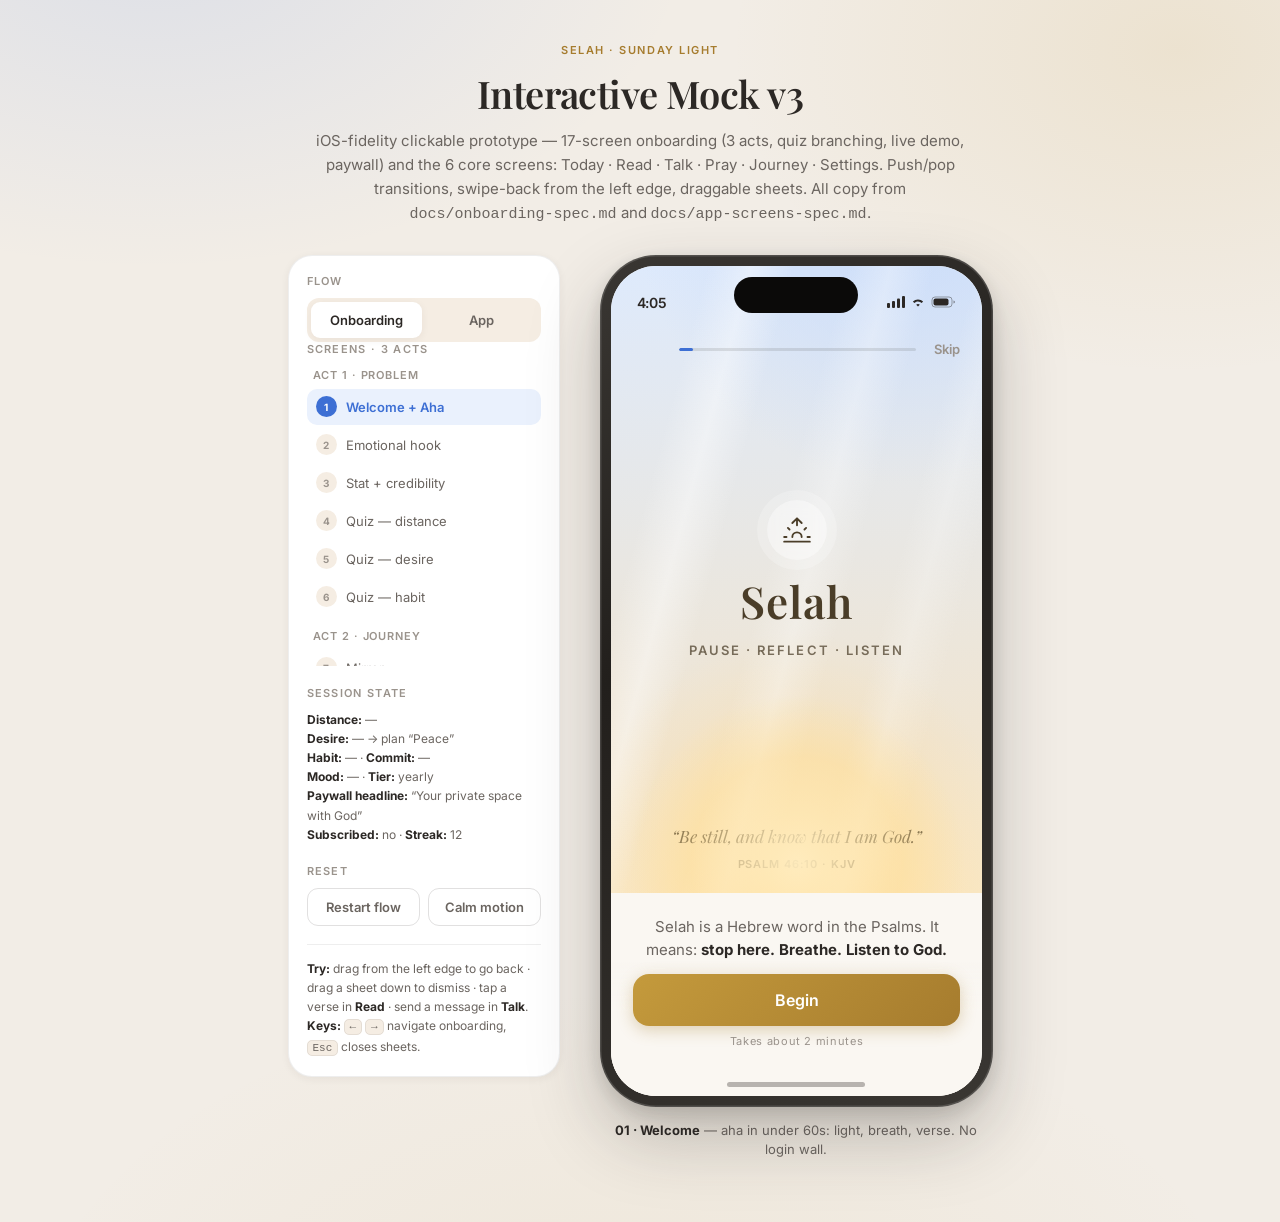
<file: docs/selah-interactive-mock-v3.html>
<!DOCTYPE html>
<html lang="en">
<head>
<meta charset="UTF-8">
<meta name="viewport" content="width=device-width, initial-scale=1.0">
<meta name="description" content="Selah — interactive iOS mock v3. Onboarding (17 screens) + 6 core app screens. Sunday Light design system.">
<title>Selah — Interactive Mock v3</title>
<link rel="preconnect" href="https://fonts.googleapis.com">
<link rel="preconnect" href="https://fonts.gstatic.com" crossorigin>
<link href="https://fonts.googleapis.com/css2?family=Inter:wght@400;500;600;700&family=Playfair+Display:ital,wght@0,500;0,600;1,500;1,600&display=swap" rel="stylesheet">
<style>
/* ============================================================
   SELAH v3 — SUNDAY LIGHT TOKENS
   Source of truth: design-system/selah/MASTER.md
   ============================================================ */
:root{
  --primary:#5B8DEF; --primary-deep:#3D6FD4; --primary-soft:#EAF1FD;
  --accent:#C49A3C; --accent-deep:#A67C2E; --accent-soft:#FBF5E6;
  --bg:#FAF7F2; --bg-warm:#F5EDE3; --surface:#FFFFFF;
  --text:#2C2825; --text-muted:#6B6560; --text-soft:#9A938C;
  --border:rgba(44,40,37,.08); --border-strong:rgba(44,40,37,.14);

  --space-xs:4px; --space-sm:8px; --space-md:16px; --space-lg:24px; --space-xl:32px;
  --radius-sm:12px; --radius:16px; --radius-lg:24px;

  --shadow-sm:0 2px 8px rgba(44,40,37,.06);
  --shadow-md:0 8px 32px rgba(44,40,37,.08);
  --shadow-btn:0 4px 16px rgba(61,111,212,.28);
  --shadow-gold:0 4px 16px rgba(166,124,46,.32);

  --ease:cubic-bezier(.22,1,.36,1);
  --ease-ios:cubic-bezier(.32,.72,0,1);
  --dur-nav:400ms;

  --font-display:'Playfair Display',Georgia,serif;
  --font-body:'Inter',-apple-system,BlinkMacSystemFont,'SF Pro Text',sans-serif;

  /* iPhone 15 Pro safe areas (mock) */
  --sa-top:59px; --sa-bottom:34px;
  --tabbar-h:50px;
}
*{box-sizing:border-box;margin:0;padding:0;-webkit-tap-highlight-color:transparent}
html{-webkit-font-smoothing:antialiased;text-size-adjust:100%}
button,input,textarea{font-family:inherit;font-size:inherit;color:inherit}
button{background:none;border:none;cursor:pointer;touch-action:manipulation}
:focus-visible{outline:2px solid var(--primary-deep);outline-offset:2px;border-radius:6px}
@media (prefers-reduced-motion:reduce){
  *,*::before,*::after{animation-duration:.01ms!important;animation-iteration-count:1!important;transition-duration:.01ms!important}
}

/* ============================================================
   PAGE CHROME (outside the phone)
   ============================================================ */
body{
  font-family:var(--font-body);color:var(--text);background:#F2EDE6;
  background-image:
    radial-gradient(ellipse 60% 40% at 12% -6%,rgba(91,141,239,.14),transparent 70%),
    radial-gradient(ellipse 50% 38% at 92% 4%,rgba(196,154,60,.13),transparent 70%),
    radial-gradient(ellipse 70% 45% at 50% 112%,rgba(196,154,60,.08),transparent 70%);
  min-height:100vh;padding:32px 20px 64px;
  display:flex;flex-direction:column;align-items:center;
}
.masthead{text-align:center;max-width:660px;margin-bottom:28px}
.masthead .eyebrow{font-size:.6875rem;font-weight:600;letter-spacing:.14em;text-transform:uppercase;color:var(--accent-deep)}
.masthead h1{font-family:var(--font-display);font-size:2.375rem;font-weight:600;letter-spacing:-.015em;margin-top:8px}
.masthead p{color:var(--text-muted);font-size:.9375rem;line-height:1.6;margin-top:10px;text-wrap:pretty}
.layout{display:flex;gap:40px;align-items:flex-start;justify-content:center;flex-wrap:wrap;width:100%;max-width:1160px}

/* Dev control panel */
.panel{width:272px;background:var(--surface);border:1px solid var(--border);border-radius:var(--radius-lg);padding:18px;box-shadow:var(--shadow-sm);position:sticky;top:32px}
.panel h2{font-size:.6875rem;font-weight:600;letter-spacing:.12em;text-transform:uppercase;color:var(--text-soft);margin:20px 0 10px}
.panel h2:first-child{margin-top:0}
.seg{display:flex;gap:4px;background:var(--bg-warm);padding:4px;border-radius:12px}
.seg button{flex:1;min-height:36px;padding:8px 10px;border-radius:9px;font-size:.8125rem;font-weight:600;color:var(--text-muted);transition:background .2s var(--ease),color .2s var(--ease)}
.seg button[aria-pressed="true"]{background:var(--surface);color:var(--text);box-shadow:var(--shadow-sm)}
.jump{display:flex;flex-direction:column;gap:2px;max-height:300px;overflow:auto;scrollbar-width:thin}
.jump button{display:flex;align-items:center;gap:9px;width:100%;text-align:left;min-height:36px;padding:7px 9px;border-radius:10px;font-size:.8125rem;color:var(--text-muted);transition:background .15s var(--ease)}
.jump button:hover{background:var(--primary-soft);color:var(--primary-deep)}
.jump button[aria-current="true"]{background:var(--primary-soft);color:var(--primary-deep);font-weight:600}
.jump .n{flex:none;width:21px;height:21px;display:grid;place-items:center;border-radius:50%;background:var(--bg-warm);font-size:.625rem;font-weight:700;color:var(--text-soft)}
.jump button[aria-current="true"] .n{background:var(--primary-deep);color:#fff}
.panel .row{display:flex;gap:8px}
.panel .ghost{flex:1;min-height:38px;border:1px solid var(--border-strong);border-radius:11px;font-size:.8125rem;font-weight:600;color:var(--text-muted);transition:background .15s var(--ease)}
.panel .ghost:hover{background:var(--bg-warm)}
.panel .note{font-size:.75rem;line-height:1.6;color:var(--text-muted);border-top:1px solid var(--border);margin-top:18px;padding-top:14px}
.panel .note b{color:var(--text)}
.panel .note kbd{font-family:ui-monospace,monospace;font-size:.6875rem;background:var(--bg-warm);border:1px solid var(--border);border-radius:5px;padding:1px 5px}

/* ============================================================
   PHONE SHELL — iPhone 15 Pro (393 x 852pt)
   ============================================================ */
.stage-col{display:flex;flex-direction:column;align-items:center;gap:14px}
.phone{
  width:393px;height:852px;flex:none;position:relative;
  background:linear-gradient(150deg,#3A3733,#221F1C 40%,#3A3733);
  border-radius:56px;padding:11px;
  box-shadow:0 30px 70px rgba(44,40,37,.26),0 6px 18px rgba(44,40,37,.14),inset 0 0 0 1.5px rgba(255,255,255,.14);
}
.screen{width:100%;height:100%;border-radius:45px;overflow:hidden;position:relative;background:var(--bg);isolation:isolate}
.island{position:absolute;top:11px;left:50%;transform:translateX(-50%);width:124px;height:36px;background:#0B0A09;border-radius:20px;z-index:90;pointer-events:none}
.statusbar{position:absolute;top:0;left:0;right:0;height:var(--sa-top);z-index:88;display:flex;align-items:center;justify-content:space-between;padding:14px 26px 0;pointer-events:none;font-size:.875rem;font-weight:600;letter-spacing:-.01em;color:var(--text);transition:color .3s var(--ease)}
.statusbar.on-light{color:#fff}
.statusbar .sb-r{display:flex;align-items:center;gap:5px}
.home-bar{position:absolute;bottom:9px;left:50%;transform:translateX(-50%);width:138px;height:5px;border-radius:3px;background:rgba(44,40,37,.32);z-index:89;pointer-events:none}
.caption{font-size:.8125rem;color:var(--text-muted);text-align:center;max-width:393px;line-height:1.5}
.caption b{color:var(--text)}

/* ============================================================
   VIEW STACK + iOS NAVIGATION TRANSITIONS
   ============================================================ */
#viewHost{position:absolute;inset:0;overflow:hidden}
.view{position:absolute;inset:0;display:flex;flex-direction:column;background:var(--bg);will-change:transform}
.view.dim::after{content:"";position:absolute;inset:0;background:rgba(20,18,16,.16);z-index:50;pointer-events:none}
@keyframes pushIn{from{transform:translateX(100%)}to{transform:translateX(0)}}
@keyframes pushOut{from{transform:translateX(0)}to{transform:translateX(-26%)}}
@keyframes popIn{from{transform:translateX(-26%)}to{transform:translateX(0)}}
@keyframes popOut{from{transform:translateX(0)}to{transform:translateX(100%)}}
@keyframes xfadeIn{from{opacity:0;transform:scale(.985)}to{opacity:1;transform:scale(1)}}
@keyframes xfadeOut{from{opacity:1}to{opacity:0}}
.anim-pushIn{animation:pushIn var(--dur-nav) var(--ease-ios) both}
.anim-pushOut{animation:pushOut var(--dur-nav) var(--ease-ios) both}
.anim-popIn{animation:popIn var(--dur-nav) var(--ease-ios) both}
.anim-popOut{animation:popOut var(--dur-nav) var(--ease-ios) both}
.anim-fadeIn{animation:xfadeIn 320ms var(--ease) both}
.anim-fadeOut{animation:xfadeOut 240ms var(--ease) both}
.view.dragging{animation:none!important;transition:none}
.view.snapping{transition:transform 260ms var(--ease-ios)}

/* Scroll region: content between status bar and bottom chrome */
.scroll{flex:1;min-height:0;overflow-y:auto;overscroll-behavior:contain;-webkit-overflow-scrolling:touch;scrollbar-width:none}
.scroll::-webkit-scrollbar{display:none}
.pad{padding:0 22px}
.safe-top{padding-top:var(--sa-top)}
.safe-bottom{padding-bottom:var(--sa-bottom)}

/* ============================================================
   SHARED COMPONENTS
   ============================================================ */
.h-display{font-family:var(--font-display);font-weight:600;letter-spacing:-.01em;line-height:1.22}
.t-label{font-size:.6875rem;font-weight:600;letter-spacing:.08em;text-transform:uppercase;color:var(--text-soft)}
.t-muted{color:var(--text-muted)}
.verse{font-family:var(--font-display);font-style:italic;font-weight:500;line-height:1.45}
.card{background:var(--surface);border:1px solid var(--border);border-radius:var(--radius);box-shadow:var(--shadow-sm)}
.divider{height:1px;background:var(--border)}

.btn{display:flex;align-items:center;justify-content:center;gap:8px;width:100%;min-height:52px;padding:15px 22px;border-radius:16px;font-size:1rem;font-weight:600;transition:transform .16s var(--ease),opacity .2s var(--ease),background .2s var(--ease)}
.btn:active{transform:scale(.977)}
.btn-primary{background:var(--primary-deep);color:#fff;box-shadow:var(--shadow-btn)}
.btn-gold{background:linear-gradient(135deg,var(--accent) 0%,var(--accent-deep) 100%);color:#fff;box-shadow:var(--shadow-gold)}
.btn-quiet{background:var(--surface);color:var(--text);border:1px solid var(--border-strong)}
.btn-ghost{color:var(--text-muted);min-height:44px;font-weight:600;font-size:.9375rem}
.btn[disabled]{opacity:.45;pointer-events:none}
.btn-sm{min-height:44px;padding:11px 16px;font-size:.875rem;border-radius:13px;width:auto}
.icon-btn{width:40px;height:40px;min-width:44px;min-height:44px;display:grid;place-items:center;border-radius:50%;color:var(--text);transition:background .16s var(--ease),transform .16s var(--ease)}
.icon-btn:active{transform:scale(.92)}
.icon-btn:hover{background:rgba(44,40,37,.05)}
.chip{display:inline-flex;align-items:center;gap:6px;min-height:32px;padding:6px 12px;border-radius:99px;background:var(--surface);border:1px solid var(--border);font-size:.8125rem;font-weight:600;color:var(--text-muted)}
.chip-gold{background:var(--accent-soft);border-color:rgba(196,154,60,.28);color:var(--accent-deep)}
.chip-blue{background:var(--primary-soft);border-color:rgba(91,141,239,.22);color:var(--primary-deep)}

/* Nav bar (in-app, iOS large-title-lite) */
.navbar{flex:none;padding-top:var(--sa-top);padding-inline:16px;padding-bottom:8px;display:flex;align-items:center;gap:6px;min-height:calc(var(--sa-top) + 48px);background:rgba(250,247,242,.82);backdrop-filter:blur(18px) saturate(160%);-webkit-backdrop-filter:blur(18px) saturate(160%);border-bottom:1px solid transparent;transition:border-color .2s var(--ease);z-index:40}
.navbar.scrolled{border-bottom-color:var(--border)}
.navbar .title{flex:1;font-family:var(--font-display);font-size:1.0625rem;font-weight:600;text-align:center}
.navbar .side{display:flex;align-items:center;gap:2px;min-width:44px;justify-content:flex-start}
.navbar .side.right{justify-content:flex-end}

/* Tab bar */
.tabbar{position:absolute;left:0;right:0;bottom:0;z-index:70;padding-bottom:var(--sa-bottom);display:flex;background:rgba(250,247,242,.78);backdrop-filter:blur(22px) saturate(180%);-webkit-backdrop-filter:blur(22px) saturate(180%);border-top:1px solid var(--border);transform:translateY(0);transition:transform .34s var(--ease-ios)}
.tabbar[hidden]{display:flex!important;transform:translateY(120%);pointer-events:none}
.tabbar button{flex:1;min-height:var(--tabbar-h);display:flex;flex-direction:column;align-items:center;justify-content:center;gap:3px;padding:7px 0 4px;color:var(--text-soft);transition:color .2s var(--ease)}
.tabbar button span{font-size:.625rem;font-weight:600;letter-spacing:.01em}
.tabbar button[aria-selected="true"]{color:var(--primary-deep)}
.tabbar button:active svg{transform:scale(.9)}
.tabbar button svg{transition:transform .16s var(--ease)}

/* Toast */
#toastHost{position:absolute;left:0;right:0;bottom:calc(var(--sa-bottom) + var(--tabbar-h) + 16px);z-index:95;display:flex;flex-direction:column;align-items:center;gap:8px;pointer-events:none;padding:0 24px}
.toast{background:rgba(38,35,32,.94);color:#fff;font-size:.8125rem;font-weight:500;padding:11px 16px;border-radius:14px;box-shadow:0 8px 24px rgba(0,0,0,.22);animation:toastIn .3s var(--ease) both;max-width:100%;text-align:center}
.toast.out{animation:toastOut .26s var(--ease) both}
@keyframes toastIn{from{opacity:0;transform:translateY(12px) scale(.96)}to{opacity:1;transform:none}}
@keyframes toastOut{to{opacity:0;transform:translateY(8px) scale(.97)}}

/* Sheets + alerts */
#sheetHost{position:absolute;inset:0;z-index:80;pointer-events:none}
.backdrop{position:absolute;inset:0;background:rgba(24,21,19,.34);opacity:0;transition:opacity .3s var(--ease);pointer-events:auto}
.backdrop.on{opacity:1}
.sheet{position:absolute;left:0;right:0;bottom:0;max-height:88%;display:flex;flex-direction:column;background:var(--bg);border-radius:22px 22px 0 0;box-shadow:0 -12px 40px rgba(44,40,37,.18);pointer-events:auto;transform:translateY(100%);transition:transform .42s var(--ease-ios)}
.sheet.on{transform:translateY(0)}
.sheet.dragging{transition:none}
.sheet-grab{flex:none;padding:10px 0 4px;display:grid;place-items:center;cursor:grab;touch-action:none}
.sheet-grab i{display:block;width:38px;height:5px;border-radius:3px;background:var(--border-strong)}
.sheet-head{flex:none;padding:4px 22px 12px;display:flex;align-items:center;justify-content:space-between;gap:12px}
.sheet-head h3{font-family:var(--font-display);font-size:1.125rem;font-weight:600}
.sheet-body{flex:1;min-height:0;overflow-y:auto;padding:0 22px calc(22px + var(--sa-bottom));scrollbar-width:none}
.sheet-body::-webkit-scrollbar{display:none}

.alert{position:absolute;top:50%;left:50%;transform:translate(-50%,-50%) scale(.9);opacity:0;width:270px;background:rgba(250,248,245,.96);backdrop-filter:blur(20px);border-radius:14px;overflow:hidden;pointer-events:auto;box-shadow:0 20px 50px rgba(0,0,0,.24);transition:opacity .24s var(--ease),transform .24s var(--ease)}
.alert.on{opacity:1;transform:translate(-50%,-50%) scale(1)}
.alert .a-body{padding:19px 16px 15px;text-align:center}
.alert .a-body h4{font-size:1.0625rem;font-weight:600;margin-bottom:5px}
.alert .a-body p{font-size:.8125rem;line-height:1.42;color:var(--text-muted)}
.alert .a-actions{display:flex;border-top:1px solid var(--border-strong)}
.alert .a-actions button{flex:1;min-height:44px;font-size:1.0625rem;color:var(--primary-deep);padding:11px 8px}
.alert .a-actions button+button{border-left:1px solid var(--border-strong)}
.alert .a-actions button.bold{font-weight:600}

/* ============================================================
   ONBOARDING
   ============================================================ */
.ob{display:flex;flex-direction:column;height:100%;position:relative}
.ob-top{position:absolute;top:calc(var(--sa-top) + 2px);left:14px;right:14px;z-index:45;display:flex;align-items:center;gap:10px}
.ob-progress{flex:1;height:3px;border-radius:2px;background:rgba(44,40,37,.12);overflow:hidden}
.ob-progress i{display:block;height:100%;border-radius:2px;background:var(--primary-deep);transition:width .45s var(--ease)}
.ob-top.on-light .ob-progress{background:rgba(255,255,255,.35)}
.ob-top.on-light .ob-progress i{background:#fff}
.ob-top.on-light .icon-btn,.ob-top.on-light .btn-ghost{color:rgba(255,255,255,.92)}
.ob-skip{font-size:.8125rem;font-weight:600;color:var(--text-soft);min-height:44px;padding:0 8px}

/* Light-filled hero (windows / morning) */
.hero{flex:none;position:relative;overflow:hidden}
.hero-glow::after{content:"";position:absolute;left:50%;bottom:-140px;width:340px;height:340px;transform:translateX(-50%);border-radius:50%;background:radial-gradient(circle,rgba(255,236,190,.95),rgba(255,224,155,.5) 44%,transparent 70%);animation:breathe 5s ease-in-out infinite}
@keyframes breathe{0%,100%{opacity:.72;transform:translateX(-50%) scale(1)}50%{opacity:1;transform:translateX(-50%) scale(1.08)}}
.sky{background:
  radial-gradient(ellipse 95% 70% at 50% 106%,rgba(255,218,150,.8),transparent 68%),
  radial-gradient(ellipse 120% 85% at 78% -18%,#C6D9F8,transparent 62%),
  linear-gradient(178deg,#DEEAFC,#F0E5D2 76%,#F8E9CB)}
.dusk{background:
  radial-gradient(ellipse 90% 60% at 50% 104%,rgba(255,206,150,.65),transparent 66%),
  linear-gradient(178deg,#CBD9F2,#E6E0EE 60%,#F4E6D6)}
/* Window light bars — CSS-only "sunbeam through window" */
.window{position:absolute;inset:0;opacity:.55;
  background:
    linear-gradient(105deg,transparent 18%,rgba(255,255,255,.75) 26%,transparent 34%),
    linear-gradient(105deg,transparent 44%,rgba(255,255,255,.55) 52%,transparent 60%),
    linear-gradient(105deg,transparent 68%,rgba(255,255,255,.4) 74%,transparent 82%)}
.hero-verse{position:absolute;left:0;right:0;bottom:22px;padding:0 30px;text-align:center;color:#4A3D28}
.hero-verse p{font-family:var(--font-display);font-style:italic;font-size:1.0625rem;line-height:1.5;text-wrap:balance}
.hero-verse cite{display:block;margin-top:7px;font-family:var(--font-body);font-style:normal;font-size:.6875rem;font-weight:600;letter-spacing:.08em;text-transform:uppercase;opacity:.72}

.ob-body{flex:1;min-height:0;overflow-y:auto;padding:26px 26px 6px;display:flex;flex-direction:column;scrollbar-width:none}
.ob-body::-webkit-scrollbar{display:none}
.ob-body.center{justify-content:center;text-align:center}
.ob-body h2{font-family:var(--font-display);font-size:1.625rem;font-weight:600;line-height:1.28;text-wrap:balance;letter-spacing:-.01em}
.ob-body h2.sm{font-size:1.375rem}
.ob-body .sub{margin-top:11px;font-size:.9375rem;line-height:1.58;color:var(--text-muted);text-wrap:pretty}
.ob-foot{flex:none;padding:12px 22px calc(14px + var(--sa-bottom));display:flex;flex-direction:column;gap:8px;background:linear-gradient(to top,var(--bg) 62%,rgba(250,247,242,0))}
.ob-foot.on-hero{background:none}

.quiz{display:grid;gap:10px;margin-top:22px}
.quiz.two{grid-template-columns:1fr 1fr}
.quiz-card{position:relative;display:flex;align-items:center;gap:12px;min-height:60px;padding:15px 16px;text-align:left;background:var(--surface);border:1.5px solid var(--border);border-radius:var(--radius);box-shadow:var(--shadow-sm);transition:border-color .2s var(--ease),background .2s var(--ease),transform .16s var(--ease)}
.quiz.two .quiz-card{flex-direction:column;align-items:center;text-align:center;gap:9px;padding:18px 12px;min-height:112px}
.quiz-card:active{transform:scale(.982)}
.quiz-card .ic{flex:none;width:38px;height:38px;display:grid;place-items:center;border-radius:11px;background:var(--primary-soft);color:var(--primary-deep)}
.quiz-card .tx{font-size:.9375rem;font-weight:600;line-height:1.35}
.quiz-card .tx small{display:block;font-weight:400;font-size:.8125rem;color:var(--text-muted);margin-top:3px}
.quiz-card[aria-checked="true"]{border-color:var(--primary);background:var(--primary-soft)}
.quiz-card[aria-checked="true"] .ic{background:var(--primary-deep);color:#fff}
.quiz-card .tick{position:absolute;top:10px;right:10px;width:20px;height:20px;border-radius:50%;background:var(--primary-deep);color:#fff;display:grid;place-items:center;opacity:0;transform:scale(.5);transition:opacity .2s var(--ease),transform .2s var(--ease)}
.quiz-card[aria-checked="true"] .tick{opacity:1;transform:scale(1)}

.stat-big{font-family:var(--font-display);font-size:3.75rem;font-weight:600;line-height:1;color:var(--primary-deep);letter-spacing:-.02em}
.stat-row{display:flex;flex-direction:column;gap:12px;margin-top:24px;text-align:left}
.stat-item{display:flex;align-items:center;gap:13px;padding:14px 16px;background:var(--surface);border:1px solid var(--border);border-radius:var(--radius);box-shadow:var(--shadow-sm)}
.stat-item b{display:block;font-size:.9375rem}
.stat-item span{font-size:.8125rem;color:var(--text-muted)}
.bar{height:8px;border-radius:5px;background:var(--bg-warm);overflow:hidden;margin-top:9px}
.bar i{display:block;height:100%;border-radius:5px;background:linear-gradient(90deg,var(--primary),var(--primary-deep));transition:width 1s var(--ease)}

.mirror-card{margin-top:20px;padding:22px;background:var(--surface);border:1px solid var(--border);border-radius:var(--radius-lg);box-shadow:var(--shadow-md);text-align:left}
.mirror-card p{font-family:var(--font-display);font-size:1.1875rem;line-height:1.5;font-style:italic}
.mirror-card p b{font-style:normal;font-weight:600;color:var(--primary-deep)}

.lock-card{display:flex;flex-direction:column;align-items:center;gap:14px;margin-top:22px;padding:26px 22px;border-radius:var(--radius-lg);background:linear-gradient(165deg,#EDF3FE,#F7F1E7);border:1px solid rgba(91,141,239,.18)}
.lock-ring{width:66px;height:66px;border-radius:50%;display:grid;place-items:center;background:var(--surface);color:var(--primary-deep);box-shadow:0 0 0 8px rgba(91,141,239,.1),var(--shadow-sm)}
.priv-list{display:flex;flex-direction:column;gap:12px;margin-top:20px;text-align:left}
.priv-list li{display:flex;gap:11px;align-items:flex-start;list-style:none;font-size:.875rem;line-height:1.5;color:var(--text-muted)}
.priv-list svg{flex:none;margin-top:1px;color:var(--primary-deep)}
.priv-list b{color:var(--text);font-weight:600}

/* Demo (mood -> prayer) */
.demo-room{flex:1;min-height:0;display:flex;flex-direction:column;background:
  radial-gradient(ellipse 80% 50% at 50% 0%,rgba(255,232,190,.55),transparent 62%),
  linear-gradient(180deg,#FBF6EE,#FAF7F2 40%)}
.mood-grid{display:grid;grid-template-columns:1fr 1fr;gap:10px;margin-top:18px}
.mood-card{display:flex;flex-direction:column;align-items:center;gap:8px;padding:17px 10px;background:var(--surface);border:1.5px solid var(--border);border-radius:var(--radius);box-shadow:var(--shadow-sm);transition:border-color .2s var(--ease),background .2s var(--ease),transform .16s var(--ease)}
.mood-card:active{transform:scale(.98)}
.mood-card[aria-checked="true"]{border-color:var(--accent);background:var(--accent-soft)}
.mood-card .em{width:34px;height:34px;display:grid;place-items:center;border-radius:10px;background:var(--accent-soft);color:var(--accent-deep)}
.mood-card[aria-checked="true"] .em{background:var(--accent);color:#fff}
.mood-card b{font-size:.875rem;font-weight:600}
.typing{display:inline-flex;gap:4px;align-items:center;padding:12px 15px;background:var(--surface);border:1px solid var(--border);border-radius:18px 18px 18px 6px;box-shadow:var(--shadow-sm)}
.typing i{width:6px;height:6px;border-radius:50%;background:var(--text-soft);animation:blip 1.15s ease-in-out infinite}
.typing i:nth-child(2){animation-delay:.16s}.typing i:nth-child(3){animation-delay:.32s}
@keyframes blip{0%,100%{opacity:.3;transform:translateY(0)}50%{opacity:1;transform:translateY(-3px)}}
.reveal{animation:reveal .5s var(--ease) both}
@keyframes reveal{from{opacity:0;transform:translateY(10px)}to{opacity:1;transform:none}}

/* Building plan */
.build-ring{width:132px;height:132px;margin:0 auto;position:relative;display:grid;place-items:center}
.build-ring svg{position:absolute;inset:0;transform:rotate(-90deg)}
.build-ring .pct{font-family:var(--font-display);font-size:1.75rem;font-weight:600}
.build-steps{margin-top:26px;display:flex;flex-direction:column;gap:11px;text-align:left}
.build-steps li{display:flex;align-items:center;gap:11px;list-style:none;font-size:.875rem;color:var(--text-soft);transition:color .3s var(--ease)}
.build-steps li .dot{flex:none;width:20px;height:20px;border-radius:50%;border:1.5px solid var(--border-strong);display:grid;place-items:center;color:transparent;transition:all .3s var(--ease)}
.build-steps li.done{color:var(--text)}
.build-steps li.done .dot{background:var(--primary-deep);border-color:var(--primary-deep);color:#fff}

/* Plan reveal */
.plan-list{display:flex;flex-direction:column;gap:9px;margin-top:18px}
.plan-day{display:flex;align-items:center;gap:13px;padding:13px 15px;background:var(--surface);border:1px solid var(--border);border-radius:var(--radius);box-shadow:var(--shadow-sm)}
.plan-day .d{flex:none;width:38px;height:38px;border-radius:11px;display:grid;place-items:center;background:var(--bg-warm);font-size:.6875rem;font-weight:700;letter-spacing:.04em;color:var(--text-muted);text-transform:uppercase}
.plan-day.today .d{background:var(--accent);color:#fff}
.plan-day b{display:block;font-size:.875rem;font-weight:600}
.plan-day span{font-size:.75rem;color:var(--text-soft)}

/* Widget / lock screen mock */
.lockscreen{margin:20px auto 0;width:222px;border-radius:30px;padding:16px 14px 18px;position:relative;overflow:hidden;color:#fff;box-shadow:0 16px 40px rgba(44,40,37,.24);background:linear-gradient(170deg,#7EA6E8,#C9A87A 62%,#E6C68F)}
.lockscreen .ls-time{font-size:2.75rem;font-weight:600;text-align:center;line-height:1.05;letter-spacing:-.02em;text-shadow:0 2px 12px rgba(0,0,0,.14)}
.lockscreen .ls-date{font-size:.75rem;font-weight:600;text-align:center;opacity:.92}
.ls-widget{margin-top:18px;padding:12px 13px;border-radius:16px;background:rgba(255,255,255,.24);backdrop-filter:blur(8px);border:1px solid rgba(255,255,255,.34)}
.ls-widget .t-label{color:rgba(255,255,255,.86)}
.ls-widget p{font-family:var(--font-display);font-style:italic;font-size:.8125rem;line-height:1.42;margin-top:5px}

/* Social proof */
.stars{display:flex;gap:3px;justify-content:center;color:var(--accent)}
.review{margin-top:12px;padding:16px;background:var(--surface);border:1px solid var(--border);border-radius:var(--radius);box-shadow:var(--shadow-sm);text-align:left}
.review p{font-size:.875rem;line-height:1.55}
.review footer{margin-top:9px;font-size:.75rem;color:var(--text-soft);font-weight:600}

/* Paywall */
.pw-hero{flex:none;height:118px;position:relative;overflow:hidden}
.pw-bullets{display:flex;flex-direction:column;gap:10px;margin:15px 0 16px}
.pw-bullets li{display:flex;gap:12px;align-items:flex-start;list-style:none}
.pw-bullets .ic{flex:none;width:34px;height:34px;border-radius:10px;display:grid;place-items:center;background:var(--accent-soft);color:var(--accent-deep)}
.pw-bullets b{display:block;font-size:.9375rem;font-weight:600}
.pw-bullets span{font-size:.8125rem;line-height:1.5;color:var(--text-muted)}
.tiers{display:flex;flex-direction:column;gap:9px}
.tier{position:relative;display:flex;align-items:center;justify-content:space-between;gap:12px;padding:12px 15px;background:var(--surface);border:1.5px solid var(--border);border-radius:var(--radius);text-align:left;transition:border-color .2s var(--ease),background .2s var(--ease),transform .16s var(--ease)}
.tier:active{transform:scale(.99)}
.tier[aria-checked="true"]{border-color:var(--accent);background:var(--accent-soft)}
.tier b{display:block;font-size:.9375rem;font-weight:600}
.tier span{font-size:.75rem;color:var(--text-soft)}
.tier .price{text-align:right;font-size:.9375rem;font-weight:700}
.tier .price small{display:block;font-size:.6875rem;font-weight:500;color:var(--text-soft)}
.tier .badge{position:absolute;top:-9px;left:14px;padding:2px 9px;border-radius:99px;background:var(--accent-deep);color:#fff;font-size:.625rem;font-weight:700;letter-spacing:.04em;text-transform:uppercase}
.pw-legal{display:flex;gap:14px;justify-content:center;margin-top:10px}
.pw-legal button{font-size:.6875rem;color:var(--text-soft);min-height:36px;text-decoration:underline;text-underline-offset:2px}

/* ============================================================
   APP — TODAY
   ============================================================ */
.today-hero{flex:none;height:330px;position:relative;overflow:hidden;display:flex;flex-direction:column;justify-content:flex-end;padding:0 22px 22px}
.today-hero .greet{position:relative;z-index:2;color:#4A3D28}
.today-hero .greet .t-label{color:rgba(74,61,40,.72)}
.today-hero .greet h1{font-family:var(--font-display);font-size:1.75rem;font-weight:600;margin-top:3px}
.today-verse{position:relative;z-index:2;margin-top:16px;padding:17px 18px;border-radius:var(--radius-lg);background:rgba(255,255,255,.62);backdrop-filter:blur(14px) saturate(150%);-webkit-backdrop-filter:blur(14px);border:1px solid rgba(255,255,255,.7);box-shadow:0 6px 22px rgba(44,40,37,.09)}
.today-verse p{font-family:var(--font-display);font-style:italic;font-size:1.0625rem;line-height:1.48;color:#3B3226}
.today-verse .ref{margin-top:8px;display:flex;align-items:center;justify-content:space-between}
.today-verse cite{font-style:normal;font-size:.6875rem;font-weight:700;letter-spacing:.08em;text-transform:uppercase;color:rgba(74,61,40,.68)}
.streak-chip{position:absolute;top:calc(var(--sa-top) + 4px);left:22px;z-index:3}
.today-actions{padding:20px 22px 0}
.section-head{display:flex;align-items:baseline;justify-content:space-between;margin:26px 0 11px}
.section-head h2{font-family:var(--font-display);font-size:1.125rem;font-weight:600}
.section-head button{font-size:.8125rem;font-weight:600;color:var(--primary-deep);min-height:36px}
.row-card{display:flex;align-items:center;gap:13px;width:100%;text-align:left;padding:15px;background:var(--surface);border:1px solid var(--border);border-radius:var(--radius);box-shadow:var(--shadow-sm);transition:transform .16s var(--ease),background .2s var(--ease)}
.row-card:active{transform:scale(.99)}
.row-card .ic{flex:none;width:42px;height:42px;border-radius:12px;display:grid;place-items:center;background:var(--primary-soft);color:var(--primary-deep)}
.row-card .ic.gold{background:var(--accent-soft);color:var(--accent-deep)}
.row-card b{display:block;font-size:.9375rem;font-weight:600}
.row-card span{font-size:.8125rem;color:var(--text-muted);line-height:1.45}
.row-card .go{margin-left:auto;color:var(--text-soft)}
.mood-quick{display:grid;grid-template-columns:repeat(4,1fr);gap:8px}
.mood-quick button{display:flex;flex-direction:column;align-items:center;gap:6px;padding:13px 4px;background:var(--surface);border:1px solid var(--border);border-radius:14px;box-shadow:var(--shadow-sm);font-size:.6875rem;font-weight:600;color:var(--text-muted);transition:transform .16s var(--ease),border-color .2s var(--ease)}
.mood-quick button:active{transform:scale(.96)}
.mood-quick button svg{color:var(--accent-deep)}
.promo{display:flex;gap:13px;align-items:center;padding:15px;border-radius:var(--radius);background:linear-gradient(140deg,var(--accent-soft),#FDFAF3);border:1px solid rgba(196,154,60,.2)}
.promo b{display:block;font-size:.875rem}
.promo span{font-size:.75rem;color:var(--text-muted);line-height:1.45}

/* READ */
.reader{padding:6px 24px 24px}
.reader .chap{font-family:var(--font-display);font-size:1.5rem;font-weight:600;margin-bottom:4px}
.reader .plan-tag{margin-bottom:18px}
.reader p{margin-bottom:2px}
.vs{display:block;padding:5px 4px;margin:0 -4px;border-radius:8px;font-size:1.0625rem;line-height:1.72;color:var(--text);transition:background .2s var(--ease)}
.vs sup{font-size:.625rem;font-weight:700;color:var(--primary);margin-right:5px;vertical-align:super}
.vs[data-hl="1"]{background:linear-gradient(180deg,transparent 52%,rgba(196,154,60,.32) 52%)}
.vs[aria-selected="true"]{background:var(--primary-soft)}
.read-toolbar{flex:none;display:flex;gap:8px;padding:10px 20px calc(12px + var(--sa-bottom) + var(--tabbar-h));background:linear-gradient(to top,var(--bg) 66%,transparent)}

/* TALK */
.talk-wrap{flex:1;min-height:0;display:flex;flex-direction:column;background:
  radial-gradient(ellipse 90% 40% at 50% 0%,rgba(255,231,187,.5),transparent 60%),
  linear-gradient(180deg,#FBF7F0,#FAF7F2 46%)}
.mode-seg{flex:none;display:flex;gap:4px;margin:2px 16px 8px;padding:4px;background:rgba(44,40,37,.05);border-radius:13px}
.mode-seg button{flex:1;min-height:38px;border-radius:10px;font-size:.8125rem;font-weight:600;color:var(--text-muted);transition:background .2s var(--ease),color .2s var(--ease)}
.mode-seg button[aria-pressed="true"]{background:var(--surface);color:var(--text);box-shadow:var(--shadow-sm)}
.priv-banner{flex:none;display:flex;align-items:center;gap:8px;margin:0 16px 10px;padding:9px 12px;border-radius:12px;background:var(--primary-soft);border:1px solid rgba(91,141,239,.18);font-size:.75rem;font-weight:600;color:var(--primary-deep)}
.chat{flex:1;min-height:0;overflow-y:auto;padding:6px 18px 12px;display:flex;flex-direction:column;gap:10px;scrollbar-width:none}
.chat::-webkit-scrollbar{display:none}
.msg{max-width:82%;padding:12px 15px;font-size:.9375rem;line-height:1.5;animation:reveal .38s var(--ease) both}
.msg.me{align-self:flex-end;background:var(--primary-deep);color:#fff;border-radius:19px 19px 6px 19px}
.msg.ai{align-self:flex-start;background:var(--surface);border:1px solid var(--border);border-radius:19px 19px 19px 6px;box-shadow:var(--shadow-sm)}
.msg.ai .scrip{display:block;margin-top:10px;padding-top:10px;border-top:1px solid var(--border);font-family:var(--font-display);font-style:italic;font-size:.875rem;color:var(--text-muted)}
.msg.sys{align-self:center;max-width:90%;text-align:center;font-size:.75rem;color:var(--text-soft);background:none;line-height:1.5}
.composer{flex:none;padding:9px 14px calc(10px + var(--sa-bottom) + var(--tabbar-h));display:flex;align-items:flex-end;gap:8px;background:rgba(250,247,242,.9);backdrop-filter:blur(14px);border-top:1px solid var(--border)}
.composer .field{flex:1;display:flex;align-items:center;gap:8px;min-height:44px;padding:6px 8px 6px 15px;background:var(--surface);border:1px solid var(--border-strong);border-radius:22px}
.composer input{flex:1;border:none;outline:none;background:none;font-size:.9375rem;min-height:32px}
.composer input::placeholder{color:var(--text-soft)}
.send{flex:none;width:34px;height:34px;min-width:34px;min-height:34px;border-radius:50%;display:grid;place-items:center;background:var(--primary-deep);color:#fff;transition:transform .16s var(--ease),opacity .2s var(--ease)}
.send:active{transform:scale(.9)}
.talk-foot{flex:none;padding:0 20px 6px;font-size:.625rem;line-height:1.5;color:var(--text-soft);text-align:center}
.suggest{display:flex;gap:8px;flex-wrap:wrap;padding:0 18px 10px}
.suggest button{padding:9px 13px;min-height:40px;border-radius:99px;background:var(--surface);border:1px solid var(--border);font-size:.8125rem;color:var(--text-muted);box-shadow:var(--shadow-sm);transition:transform .16s var(--ease)}
.suggest button:active{transform:scale(.97)}

/* PRAY — Lectio Divina */
.lectio{flex:1;min-height:0;display:flex;flex-direction:column;text-align:center;padding:0 26px;background:
  radial-gradient(ellipse 100% 46% at 50% 0%,rgba(255,228,178,.6),transparent 62%),
  linear-gradient(180deg,#FCF8F1,#FAF7F2 48%)}
.steps{flex:none;display:flex;align-items:center;justify-content:center;gap:6px;padding:6px 0 18px}
.steps .s{display:flex;align-items:center;gap:6px}
.steps .s i{width:26px;height:3px;border-radius:2px;background:var(--border-strong);transition:background .3s var(--ease)}
.steps .s.on i,.steps .s.past i{background:var(--primary-deep)}
.steps .s span{font-size:.625rem;font-weight:700;letter-spacing:.06em;text-transform:uppercase;color:var(--text-soft);transition:color .3s var(--ease)}
.steps .s.on span{color:var(--primary-deep)}
.breath{width:150px;height:150px;margin:8px auto 22px;border-radius:50%;display:grid;place-items:center;position:relative;background:radial-gradient(circle,rgba(255,236,196,.95),rgba(255,224,158,.35) 55%,transparent 72%);animation:breathe2 6s ease-in-out infinite}
.breath span{font-size:.6875rem;font-weight:600;letter-spacing:.1em;text-transform:uppercase;color:var(--accent-deep)}
@keyframes breathe2{0%,100%{transform:scale(.94);opacity:.82}50%{transform:scale(1.06);opacity:1}}
.lectio h2{font-family:var(--font-display);font-size:1.5rem;font-weight:600;margin-bottom:10px}
.lectio .guide{font-size:.9375rem;line-height:1.6;color:var(--text-muted);text-wrap:pretty}
.prayer-card{margin-top:18px;padding:22px;border-radius:var(--radius-lg);background:var(--surface);border:1px solid var(--border);box-shadow:var(--shadow-md);text-align:left}
.prayer-card p{font-family:var(--font-display);font-size:1.0625rem;line-height:1.62;font-style:italic}
.amen-burst{position:absolute;inset:0;z-index:75;display:grid;place-items:center;background:radial-gradient(circle at 50% 55%,rgba(255,240,205,.96),rgba(250,247,242,.98) 62%);animation:reveal .5s var(--ease) both}
.amen-burst .ring{width:120px;height:120px;border-radius:50%;display:grid;place-items:center;background:radial-gradient(circle,rgba(255,232,180,.9),transparent 70%);animation:breathe2 4s ease-in-out infinite}
.amen-burst h2{font-family:var(--font-display);font-size:1.75rem;font-weight:600;margin-top:14px}

/* JOURNEY */
.streak-hero{padding:8px 22px 0;text-align:center}
.path{position:relative;height:196px;margin:12px 0 4px}
.path svg{position:absolute;inset:0;width:100%;height:100%}
.stat-grid{display:grid;grid-template-columns:repeat(3,1fr);gap:9px;margin-top:6px}
.stat-tile{padding:14px 10px;text-align:center;background:var(--surface);border:1px solid var(--border);border-radius:var(--radius);box-shadow:var(--shadow-sm)}
.stat-tile b{display:block;font-family:var(--font-display);font-size:1.375rem;font-weight:600}
.stat-tile span{font-size:.6875rem;color:var(--text-soft);line-height:1.35;display:block;margin-top:3px}
.journal-item{display:flex;gap:12px;padding:14px 15px;background:var(--surface);border:1px solid var(--border);border-radius:var(--radius);box-shadow:var(--shadow-sm);margin-bottom:9px;text-align:left;width:100%}
.journal-item .dt{flex:none;width:42px;text-align:center}
.journal-item .dt b{display:block;font-family:var(--font-display);font-size:1.125rem;font-weight:600;line-height:1}
.journal-item .dt span{font-size:.625rem;font-weight:600;text-transform:uppercase;color:var(--text-soft)}
.journal-item p{font-size:.875rem;line-height:1.5;color:var(--text-muted)}
.empty{padding:34px 20px;text-align:center;color:var(--text-muted)}
.empty h3{font-family:var(--font-display);font-size:1.125rem;color:var(--text);margin:12px 0 6px}
.empty p{font-size:.875rem;line-height:1.55}

/* SETTINGS (sheet content) */
.set-group{margin-bottom:18px}
.set-group .t-label{margin:0 4px 8px}
.set-list{background:var(--surface);border:1px solid var(--border);border-radius:var(--radius);overflow:hidden;box-shadow:var(--shadow-sm)}
.set-row{display:flex;align-items:center;gap:12px;width:100%;min-height:52px;padding:13px 15px;text-align:left;background:none}
.set-row+.set-row{border-top:1px solid var(--border)}
.set-row .ic{flex:none;width:30px;height:30px;border-radius:9px;display:grid;place-items:center;background:var(--primary-soft);color:var(--primary-deep)}
.set-row b{font-size:.9375rem;font-weight:500}
.set-row .val{margin-left:auto;display:flex;align-items:center;gap:6px;font-size:.875rem;color:var(--text-soft)}
.switch{margin-left:auto;flex:none;width:51px;height:31px;border-radius:99px;background:rgba(44,40,37,.16);position:relative;transition:background .26s var(--ease)}
.switch i{position:absolute;top:2px;left:2px;width:27px;height:27px;border-radius:50%;background:#fff;box-shadow:0 2px 6px rgba(0,0,0,.16);transition:transform .26s var(--ease-ios)}
.switch[aria-checked="true"]{background:#34C759}
.switch[aria-checked="true"] i{transform:translateX(20px)}
.sub-card{padding:18px;border-radius:var(--radius);background:linear-gradient(140deg,var(--primary-soft),#F8F2E7);border:1px solid rgba(91,141,239,.18);margin-bottom:18px}
.sub-card b{font-family:var(--font-display);font-size:1.125rem;font-weight:600}
.sub-card p{font-size:.8125rem;color:var(--text-muted);margin-top:4px}

@media (max-width:900px){
  .panel{width:100%;max-width:393px;position:static}
  .layout{gap:26px}
}
@media (max-width:440px){
  .phone{width:100%;max-width:393px;height:auto;aspect-ratio:393/852;border-radius:44px;padding:8px}
  .screen{border-radius:37px}
}
</style>
</head>
<body>

<header class="masthead">
  <p class="eyebrow">Selah · Sunday Light</p>
  <h1>Interactive Mock v3</h1>
  <p>iOS-fidelity clickable prototype — 17-screen onboarding (3 acts, quiz branching, live demo, paywall) and the 6 core screens: Today · Read · Talk · Pray · Journey · Settings. Push/pop transitions, swipe-back from the left edge, draggable sheets. All copy from <code>docs/onboarding-spec.md</code> and <code>docs/app-screens-spec.md</code>.</p>
</header>

<div class="layout">

  <!-- ============ DEV CONTROL PANEL (not part of the product UI) ============ -->
  <aside class="panel" aria-label="Prototype controls">
    <h2>Flow</h2>
    <div class="seg" role="group" aria-label="Choose flow">
      <button id="segOb" aria-pressed="true" onclick="setMode('onboarding')">Onboarding</button>
      <button id="segApp" aria-pressed="false" onclick="setMode('app')">App</button>
    </div>

    <div id="obPanel">
      <h2>Screens · 3 acts</h2>
      <div class="jump" id="obJump" role="list"></div>
    </div>

    <div id="appPanel" hidden>
      <h2>Tabs</h2>
      <div class="jump" id="appJump" role="list"></div>
    </div>

    <h2>Session state</h2>
    <div class="note" id="stateOut" style="border-top:none;margin-top:0;padding-top:0"></div>

    <h2>Reset</h2>
    <div class="row">
      <button class="ghost" onclick="resetAll()">Restart flow</button>
      <button class="ghost" onclick="toggleMotion(this)">Calm motion</button>
    </div>

    <p class="note">
      <b>Try:</b> drag from the left edge to go back · drag a sheet down to dismiss · tap a verse in <b>Read</b> · send a message in <b>Talk</b>.<br>
      <b>Keys:</b> <kbd>←</kbd> <kbd>→</kbd> navigate onboarding, <kbd>Esc</kbd> closes sheets.
    </p>
  </aside>

  <!-- ============ PHONE ============ -->
  <div class="stage-col">
    <div class="phone" role="application" aria-label="Selah iPhone prototype">
      <div class="screen" id="screen">
        <div class="island" aria-hidden="true"></div>
        <div class="statusbar" id="statusbar" aria-hidden="true">
          <span id="sbTime">9:41</span>
          <span class="sb-r" id="sbIcons"></span>
        </div>

        <div id="viewHost"></div>

        <nav class="tabbar" id="tabbar" role="tablist" aria-label="Main" hidden></nav>
        <div id="toastHost" aria-live="polite"></div>
        <div id="sheetHost"></div>
        <div class="home-bar" aria-hidden="true"></div>
      </div>
    </div>
    <p class="caption" id="caption"></p>
  </div>
</div>

<script>
/* ============================================================
   SELAH v3 — PROTOTYPE ENGINE
   Sections: 1 icons · 2 state · 3 router+gestures · 4 chrome
             5 onboarding · 6 app screens · 7 interactions · 8 init
   ============================================================ */

/* ---------- 1. ICONS (Lucide-style, 1.75 stroke, no emoji) ---------- */
const IC={
  sun:'<circle cx="12" cy="12" r="4"/><path d="M12 2v2M12 20v2M4.9 4.9l1.4 1.4M17.7 17.7l1.4 1.4M2 12h2M20 12h2M6.3 17.7l-1.4 1.4M19.1 4.9l-1.4 1.4"/>',
  sunrise:'<path d="M12 2v6M4.2 10.2l1.4 1.4M1 18h2M21 18h2M18.4 11.6l1.4-1.4M23 22H1M8 6l4-4 4 4M16 18a4 4 0 0 0-8 0"/>',
  book:'<path d="M12 7v14M3 18a1 1 0 0 1-1-1V4a1 1 0 0 1 1-1h5a4 4 0 0 1 4 4 4 4 0 0 1 4-4h5a1 1 0 0 1 1 1v13a1 1 0 0 1-1 1h-6a3 3 0 0 0-3 3 3 3 0 0 0-3-3z"/>',
  bubble:'<path d="M7.9 20A9 9 0 1 0 4 16.1L2 22z"/>',
  heart:'<path d="M19 14c1.5-1.5 3-3.2 3-5.5A5.5 5.5 0 0 0 16.5 3c-1.8 0-3 .5-4.5 2-1.5-1.5-2.7-2-4.5-2A5.5 5.5 0 0 0 2 8.5c0 2.3 1.5 4 3 5.5l7 7z"/>',
  flame:'<path d="M8.5 14.5A2.5 2.5 0 0 0 11 12c0-1.4-.5-2-1-3-1.1-2.1-.2-4 2-6 .5 2.5 2 4.9 4 6.5 2 1.6 3 3.5 3 5.5a7 7 0 1 1-14 0c0-1.2.4-2.3 1-3a2.5 2.5 0 0 0 2.5 2.5z"/>',
  route:'<circle cx="6" cy="19" r="3"/><path d="M9 19h8.5a3.5 3.5 0 0 0 0-7h-11a3.5 3.5 0 0 1 0-7H15"/><circle cx="18" cy="5" r="3"/>',
  gear:'<circle cx="12" cy="12" r="3"/><path d="M19.4 15a1.7 1.7 0 0 0 .3 1.8l.1.1a2 2 0 1 1-2.8 2.8l-.1-.1a1.7 1.7 0 0 0-1.8-.3 1.7 1.7 0 0 0-1 1.5V21a2 2 0 1 1-4 0v-.1A1.7 1.7 0 0 0 9 19.4a1.7 1.7 0 0 0-1.8.3l-.1.1a2 2 0 1 1-2.8-2.8l.1-.1a1.7 1.7 0 0 0 .3-1.8 1.7 1.7 0 0 0-1.5-1H3a2 2 0 1 1 0-4h.1A1.7 1.7 0 0 0 4.6 9a1.7 1.7 0 0 0-.3-1.8l-.1-.1a2 2 0 1 1 2.8-2.8l.1.1a1.7 1.7 0 0 0 1.8.3H9a1.7 1.7 0 0 0 1-1.5V3a2 2 0 1 1 4 0v.1a1.7 1.7 0 0 0 1 1.5 1.7 1.7 0 0 0 1.8-.3l.1-.1a2 2 0 1 1 2.8 2.8l-.1.1a1.7 1.7 0 0 0-.3 1.8V9a1.7 1.7 0 0 0 1.5 1H21a2 2 0 1 1 0 4h-.1a1.7 1.7 0 0 0-1.5 1z"/>',
  lock:'<rect x="3" y="11" width="18" height="11" rx="2"/><path d="M7 11V7a5 5 0 0 1 10 0v4"/>',
  shield:'<path d="M20 13c0 5-3.5 7.5-7.7 9a1 1 0 0 1-.6 0C7.5 20.5 4 18 4 13V6a1 1 0 0 1 1-1c2 0 4.5-1.2 6.2-2.7a1.2 1.2 0 0 1 1.5 0C14.5 3.8 17 5 19 5a1 1 0 0 1 1 1z"/><path d="m9 12 2 2 4-4"/>',
  cloudoff:'<path d="M5.8 5.8A7 7 0 0 0 9 19h8.5a4.5 4.5 0 0 0 1.3-.2"/><path d="M21.5 16.5A4.5 4.5 0 0 0 17.5 10h-1.8A7 7 0 0 0 10 5.1"/><path d="m2 2 20 20"/>',
  left:'<path d="m15 18-6-6 6-6"/>',
  right:'<path d="m9 18 6-6-6-6"/>',
  down:'<path d="m6 9 6 6 6-6"/>',
  up:'<path d="m18 15-6-6-6 6"/>',
  x:'<path d="M18 6 6 18M6 6l12 12"/>',
  check:'<path d="M20 6 9 17l-5-5"/>',
  arrow:'<path d="M5 12h14M12 5l7 7-7 7"/>',
  bell:'<path d="M10.3 21a2 2 0 0 0 3.4 0"/><path d="M3.3 15.3A1 1 0 0 0 4 17h16a1 1 0 0 0 .7-1.7C19.4 14 18 12.5 18 8A6 6 0 0 0 6 8c0 4.5-1.4 6-2.7 7.3"/>',
  send:'<path d="M22 2 11 13"/><path d="M22 2 15 22l-4-9-9-4z"/>',
  mic:'<path d="M12 19v3M8 22h8"/><rect x="9" y="2" width="6" height="13" rx="3"/><path d="M19 10v2a7 7 0 0 1-14 0v-2"/>',
  trash:'<path d="M3 6h18M8 6V4a1 1 0 0 1 1-1h6a1 1 0 0 1 1 1v2M19 6l-1 14a2 2 0 0 1-2 2H8a2 2 0 0 1-2-2L5 6"/>',
  wind:'<path d="M12.8 19.6A2 2 0 1 0 14 16H2"/><path d="M17.5 8a2.5 2.5 0 1 1 2 4H2"/><path d="M9.8 4.4A2 2 0 1 1 11 8H2"/>',
  rain:'<path d="M4 14.9A7 7 0 1 1 15.7 8h1.8a4.5 4.5 0 0 1 2.5 8.2"/><path d="M16 14v6M8 14v6M12 16v6"/>',
  smile:'<circle cx="12" cy="12" r="10"/><path d="M8 14s1.5 2 4 2 4-2 4-2M9 9h.01M15 9h.01"/>',
  frown:'<circle cx="12" cy="12" r="10"/><path d="M16 16s-1.5-2-4-2-4 2-4 2M9 9h.01M15 9h.01"/>',
  hollow:'<circle cx="12" cy="12" r="10"/><path d="M8 15h8M9 9h.01M15 9h.01"/>',
  star:'<path d="M11.5 2.6a.6.6 0 0 1 1 0l2.4 5 5.5.8c.5.1.7.7.3 1l-4 3.9.9 5.5c.1.5-.4.9-.9.6L12 16.8l-4.9 2.6c-.5.3-1-.1-.9-.6l.9-5.5-4-3.9c-.4-.3-.2-.9.3-1l5.5-.8z"/>',
  sparkle:'<path d="M9.9 2.6 12 8l5.4 2.1L12 12.2l-2.1 5.3-2.1-5.3L2.4 10.1 7.8 8z"/><path d="M18 4.5 19 7l2.5 1-2.5 1-1 2.5-1-2.5L14.5 8 17 7z"/>',
  calendar:'<rect x="3" y="4" width="18" height="18" rx="2"/><path d="M16 2v4M8 2v4M3 10h18"/>',
  clock:'<circle cx="12" cy="12" r="10"/><path d="M12 6v6l4 2"/>',
  marker:'<path d="m9 11-6 6v3h9l3-3"/><path d="m22 12-4.6 4.6a2 2 0 0 1-2.8 0l-5.2-5.2a2 2 0 0 1 0-2.8L14 4z"/>',
  quote:'<path d="M10 11H6a1 1 0 0 1-1-1V7a1 1 0 0 1 1-1h2a1 1 0 0 1 1 1v6a5 5 0 0 1-5 5"/><path d="M20 11h-4a1 1 0 0 1-1-1V7a1 1 0 0 1 1-1h2a1 1 0 0 1 1 1v6a5 5 0 0 1-5 5"/>',
  card:'<rect x="2" y="5" width="20" height="14" rx="2"/><path d="M2 10h20"/>',
  mail:'<rect x="2" y="4" width="20" height="16" rx="2"/><path d="m22 7-9 5.7a1.9 1.9 0 0 1-2 0L2 7"/>',
  file:'<path d="M15 2H6a2 2 0 0 0-2 2v16a2 2 0 0 0 2 2h12a2 2 0 0 0 2-2V7z"/><path d="M14 2v5h6M9 13h6M9 17h4"/>',
  globe:'<circle cx="12" cy="12" r="10"/><path d="M2 12h20"/><path d="M12 2a15 15 0 0 1 0 20 15 15 0 0 1 0-20"/>',
  alert:'<path d="m10.3 3.9-8 14A2 2 0 0 0 4 21h16a2 2 0 0 0 1.7-3.1l-8-14a2 2 0 0 0-3.4 0"/><path d="M12 9v4M12 17h.01"/>',
  phone:'<path d="M14 10a11 11 0 0 0 5 5l1.4-1.8a1 1 0 0 1 1.1-.3c.8.3 1.6.5 2.5.6a1 1 0 0 1 .8 1v2.9a1 1 0 0 1-1.1 1A19 19 0 0 1 2.3 3.1 1 1 0 0 1 3.3 2h2.9a1 1 0 0 1 1 .8c.1.9.3 1.7.6 2.5a1 1 0 0 1-.3 1.1L5.8 7.8"/>',
  pen:'<path d="M12 20h9"/><path d="M16.5 3.5a2.1 2.1 0 0 1 3 3L7 19l-4 1 1-4z"/>',
  grid:'<rect x="3" y="3" width="7" height="7" rx="1"/><rect x="14" y="3" width="7" height="7" rx="1"/><rect x="14" y="14" width="7" height="7" rx="1"/><rect x="3" y="14" width="7" height="7" rx="1"/>',
  ok:'<circle cx="12" cy="12" r="10"/><path d="m9 12 2 2 4-4"/>',
  users:'<path d="M16 21v-2a4 4 0 0 0-4-4H6a4 4 0 0 0-4 4v2"/><circle cx="9" cy="7" r="4"/><path d="M22 21v-2a4 4 0 0 0-3-3.9M16 3.1A4 4 0 0 1 19 7a4 4 0 0 1-3 3.9"/>',
  refresh:'<path d="M3 12a9 9 0 1 0 9-9 9 9 0 0 0-6.4 2.6L3 8"/><path d="M3 3v5h5"/>',
  bookmark:'<path d="m19 21-7-4-7 4V5a2 2 0 0 1 2-2h10a2 2 0 0 1 2 2z"/>',
  hands:'<path d="M11 14V4.5a1.5 1.5 0 0 1 3 0V12"/><path d="M14 11V3.5a1.5 1.5 0 0 1 3 0V13"/><path d="M17 12V6.5a1.5 1.5 0 0 1 3 0V15a7 7 0 0 1-7 7h-2a7 7 0 0 1-7-7v-3.5a1.5 1.5 0 0 1 3 0V15"/>',
  eyeoff:'<path d="M10.7 5.1A11 11 0 0 1 12 5c7 0 10 7 10 7a13 13 0 0 1-1.7 2.7M6.6 6.6A13 13 0 0 0 2 12s3 7 10 7a11 11 0 0 0 5.4-1.4"/><path d="m2 2 20 20"/><path d="M9.9 9.9a3 3 0 0 0 4.2 4.2"/>',
  plus:'<path d="M12 5v14M5 12h14"/>'
};
function ic(n,s=22,w=1.75){return `<svg width="${s}" height="${s}" viewBox="0 0 24 24" fill="none" stroke="currentColor" stroke-width="${w}" stroke-linecap="round" stroke-linejoin="round" aria-hidden="true">${IC[n]||''}</svg>`;}
function icf(n,s=16){return `<svg width="${s}" height="${s}" viewBox="0 0 24 24" fill="currentColor" aria-hidden="true">${IC[n]||''}</svg>`;}
const SB_ICONS=`<svg width="18" height="12" viewBox="0 0 18 12" fill="currentColor" aria-hidden="true"><rect x="0" y="7" width="3" height="5" rx="1"/><rect x="5" y="5" width="3" height="7" rx="1"/><rect x="10" y="2.5" width="3" height="9.5" rx="1"/><rect x="15" y="0" width="3" height="12" rx="1"/></svg>
<svg width="16" height="12" viewBox="0 0 16 12" fill="currentColor" aria-hidden="true"><path d="M8 10.6 6.2 8.7A2.6 2.6 0 0 1 8 8c.7 0 1.3.3 1.8.7zM8 5.4c-1.4 0-2.7.6-3.7 1.5L2.9 5.4A7.4 7.4 0 0 1 8 3.4c2 0 3.8.8 5.1 2L11.7 6.9A5.2 5.2 0 0 0 8 5.4z"/></svg>
<svg width="25" height="12" viewBox="0 0 25 12" fill="none" aria-hidden="true"><rect x="1" y="1" width="20" height="10" rx="3" stroke="currentColor" stroke-opacity=".4"/><rect x="2.5" y="2.5" width="15" height="7" rx="2" fill="currentColor"/><path d="M22.5 4.5v3c.9-.3 1.5-.9 1.5-1.5s-.6-1.2-1.5-1.5z" fill="currentColor" fill-opacity=".5"/></svg>`;

/* ---------- 2. STATE ---------- */
const COPY={
  distance:{busy:'a full life',guilt:'a heavy heart',incons:'stop–start weeks',distant:'a quiet distance'},
  desire:{peace:'peace',daily:'daily consistency',free:'freedom from guilt',know:'to know Scripture'}
};
const state={
  mode:'onboarding', ob:0, tab:'today',
  answers:{distance:null,desire:null,habit:null},
  commit:null, demoMood:null, demoStage:'pick',
  tier:'yearly', subscribed:false, notif:null,
  talkMode:'heart', messages:[], talkBusy:false,
  lectio:0, prayDone:false,
  highlights:{}, readProgress:false,
  streak:12, graceAvailable:true,
  autoDelete:true, notifTime:'6:30 AM',
  journal:[
    {d:'23',m:'Aug',t:'Released the thing I keep carrying about work. Felt lighter after Psalm 55:22.'},
    {d:'22',m:'Aug',t:'Grateful — a quiet morning, coffee, and John 15. Read before the phone today.'}
  ],
  motion:true
};
const $=s=>document.querySelector(s);
const MOODS=[{k:'heavy',l:'Heavy',i:'rain'},{k:'anxious',l:'Anxious',i:'wind'},{k:'grateful',l:'Grateful',i:'smile'},{k:'empty',l:'Empty',i:'hollow'}];
const MOOD_L={heavy:'Heavy',anxious:'Anxious',grateful:'Grateful',empty:'Empty'};
function haptic(){if(navigator.vibrate&&state.motion)navigator.vibrate(8);}

/* ---------- 3. ROUTER + GESTURES ---------- */
let curView=null,curMeta={};
function mount(html,dir,meta){
  const host=$('#viewHost');
  const el=document.createElement('div');
  el.className='view';el.innerHTML=html;
  const old=curView;
  if(!state.motion||dir==='none'||!old)dir=old?'none':'fadeIn';
  if(dir==='pop'&&old)host.insertBefore(el,old);else host.appendChild(el);
  curView=el;curMeta=meta||{};
  applyChrome();
  const pairs={push:['anim-pushIn','anim-pushOut'],pop:['anim-popIn','anim-popOut'],fade:['anim-fadeIn','anim-fadeOut'],fadeIn:['anim-fadeIn',null],none:[null,null]};
  const [inC,outC]=pairs[dir]||pairs.fade;
  if(inC)el.classList.add(inC);
  if(old){
    if(outC){old.classList.add(outC);if(dir==='push')old.classList.add('dim');}
    setTimeout(()=>old.remove(),outC?420:0);
  }
  const sc=el.querySelector('.scroll,.chat');
  const nav=el.querySelector('.navbar');
  if(sc&&nav)sc.addEventListener('scroll',()=>nav.classList.toggle('scrolled',sc.scrollTop>6),{passive:true});
  if(inC)setTimeout(()=>el.classList.remove(inC),440);
  return el;
}
/* Swipe-back from the left edge (iOS interactive pop) */
(function edgeSwipe(){
  const host=$('#viewHost');let sx=0,dx=0,on=false;
  host.addEventListener('pointerdown',e=>{
    if(!curMeta.back)return;
    const r=host.getBoundingClientRect();
    if(e.clientX-r.left>42)return;
    on=true;sx=e.clientX;dx=0;curView.classList.add('dragging');host.setPointerCapture?.(e.pointerId);
  });
  host.addEventListener('pointermove',e=>{
    if(!on)return;
    dx=Math.max(0,e.clientX-sx);
    curView.style.transform=`translateX(${dx}px)`;
  });
  const end=()=>{
    if(!on)return;on=false;
    const v=curView;v.classList.remove('dragging');v.classList.add('snapping');
    if(dx>96){
      v.style.transform='translateX(100%)';
      setTimeout(()=>{const b=curMeta.back;curView=null;v.remove();b&&b('none');},220);
    }else{
      v.style.transform='translateX(0)';
      setTimeout(()=>{v.classList.remove('snapping');v.style.transform='';},260);
    }
  };
  host.addEventListener('pointerup',end);host.addEventListener('pointercancel',end);
})();

/* ---------- 4. CHROME: status bar, tab bar, toast, sheets, alerts ---------- */
function applyChrome(){
  $('#statusbar').classList.toggle('on-light',!!curMeta.lightStatus);
  const tb=$('#tabbar');
  const show=state.mode==='app'&&curMeta.tabbar!==false;
  tb.hidden=!show;
  if(show)tb.innerHTML=TABS.map(t=>`<button role="tab" aria-selected="${state.tab===t.k}" onclick="goTab('${t.k}')">${ic(t.i,24)}<span>${t.l}</span></button>`).join('');
  $('#toastHost').style.bottom=show?'calc(var(--sa-bottom) + var(--tabbar-h) + 16px)':'calc(var(--sa-bottom) + 22px)';
  $('#caption').innerHTML=curMeta.caption||'';
  syncPanel();
}
const TABS=[{k:'today',l:'Today',i:'sun'},{k:'read',l:'Read',i:'book'},{k:'talk',l:'Talk',i:'bubble'},{k:'pray',l:'Pray',i:'hands'},{k:'journey',l:'Journey',i:'route'}];
function toast(msg,ms=1900){
  const t=document.createElement('div');t.className='toast';t.textContent=msg;
  $('#toastHost').appendChild(t);
  setTimeout(()=>{t.classList.add('out');setTimeout(()=>t.remove(),260);},ms);
}
let sheetEl=null;
function openSheet({title,body,foot='',onClose}){
  closeSheet(true);
  const host=$('#sheetHost');host.style.pointerEvents='auto';
  const wrap=document.createElement('div');
  wrap.innerHTML=`<div class="backdrop"></div>
  <section class="sheet" role="dialog" aria-modal="true" aria-label="${title||'Sheet'}">
    <div class="sheet-grab" data-grab><i></i></div>
    <div class="sheet-head"><h3>${title||''}</h3><button class="icon-btn" data-close aria-label="Close">${ic('x',20)}</button></div>
    <div class="sheet-body">${body}</div>${foot}
  </section>`;
  host.appendChild(wrap);
  sheetEl={wrap,onClose};
  const bd=wrap.querySelector('.backdrop'),sh=wrap.querySelector('.sheet');
  requestAnimationFrame(()=>{bd.classList.add('on');sh.classList.add('on');});
  bd.onclick=()=>closeSheet();
  wrap.querySelector('[data-close]').onclick=()=>closeSheet();
  /* drag-to-dismiss */
  const grab=wrap.querySelector('[data-grab]');let sy=0,dy=0,dragging=false;
  grab.addEventListener('pointerdown',e=>{dragging=true;sy=e.clientY;dy=0;sh.classList.add('dragging');grab.setPointerCapture(e.pointerId);});
  grab.addEventListener('pointermove',e=>{if(!dragging)return;dy=Math.max(0,e.clientY-sy);sh.style.transform=`translateY(${dy}px)`;});
  const up=()=>{if(!dragging)return;dragging=false;sh.classList.remove('dragging');if(dy>90){closeSheet();}else{sh.style.transform='';}};
  grab.addEventListener('pointerup',up);grab.addEventListener('pointercancel',up);
  return wrap;
}
function closeSheet(instant){
  if(!sheetEl)return;
  const {wrap,onClose}=sheetEl;sheetEl=null;
  const bd=wrap.querySelector('.backdrop'),sh=wrap.querySelector('.sheet');
  if(instant){wrap.remove();$('#sheetHost').style.pointerEvents='none';return;}
  bd.classList.remove('on');sh.style.transform='';sh.classList.remove('on');
  setTimeout(()=>{wrap.remove();$('#sheetHost').style.pointerEvents='none';},420);
  onClose&&onClose();
}
function showAlert({title,msg,actions}){
  const host=$('#sheetHost');host.style.pointerEvents='auto';
  const wrap=document.createElement('div');
  wrap.innerHTML=`<div class="backdrop"></div>
  <div class="alert" role="alertdialog" aria-modal="true" aria-label="${title}">
    <div class="a-body"><h4>${title}</h4><p>${msg}</p></div>
    <div class="a-actions">${actions.map((a,i)=>`<button data-i="${i}" class="${a.bold?'bold':''}">${a.label}</button>`).join('')}</div>
  </div>`;
  host.appendChild(wrap);
  const bd=wrap.querySelector('.backdrop'),al=wrap.querySelector('.alert');
  requestAnimationFrame(()=>{bd.classList.add('on');al.classList.add('on');});
  wrap.querySelectorAll('.a-actions button').forEach(b=>b.onclick=()=>{
    const a=actions[+b.dataset.i];
    bd.classList.remove('on');al.classList.remove('on');
    setTimeout(()=>{wrap.remove();if(!sheetEl)host.style.pointerEvents='none';},260);
    a.fn&&a.fn();
  });
}

/* ============================================================
   5. ONBOARDING — 17 screens, 3 acts (docs/onboarding-spec.md)
   ============================================================ */
const PRAYER={
  heavy:{s:'Cast your burden on the Lord, and he shall sustain you.',r:'Psalm 55:22',p:'Lord, I am carrying more than I can name. I am not asking you to explain it tonight — only to hold it with me. Take the weight I keep picking back up. Let me rest in the fact that you already know, and you have not left.'},
  anxious:{s:'Be careful for nothing; but in every thing by prayer let your requests be made known unto God.',r:'Philippians 4:6',p:'Father, my mind is running ahead of me again. Slow me down to this breath, this room, this moment where you already are. I hand you tomorrow — the part I cannot control and keep rehearsing anyway. Give me quiet instead of answers.'},
  grateful:{s:'O give thanks unto the Lord; for he is good.',r:'Psalm 107:1',p:'God, thank you. For the small mercy I almost walked past today, for breath, for people who stayed. Let gratitude be the thing that shapes me — not only when life is easy, but as a habit of seeing you.'},
  empty:{s:'He restoreth my soul.',r:'Psalm 23:3',p:'Lord, I do not feel much right now, and I am tired of pretending otherwise. Meet me in the flatness. I bring you the little I have and trust that you are near even when I feel nothing. Restore me slowly, if that is how it comes.'}
};
function planTheme(){
  const d=state.answers.desire;
  return d==='peace'?'Peace':d==='daily'?'Consistency':d==='free'?'Freedom':d==='know'?'Scripture':'Peace';
}
function paywallHeadline(){
  const {distance:x,desire:y}=state.answers;
  if(x==='guilt'||y==='free')return 'A private space to talk to God';
  if(x==='incons'||y==='daily')return 'Read the Bible 5 minutes a day — without quitting';
  if(x==='distant'||y==='peace')return 'Start talking to God every day';
  return 'Your private space with God';
}
function obShell({hero='',body,foot='',light=false}){
  const pct=Math.round((state.ob+1)/OB.length*100);
  return `<div class="ob">
    ${hero}
    <div class="ob-top ${light?'on-light':''}">
      ${state.ob>0?`<button class="icon-btn" onclick="obPrev()" aria-label="Back">${ic('left',22)}</button>`:'<span style="width:44px;height:44px"></span>'}
      <div class="ob-progress" role="progressbar" aria-valuenow="${state.ob+1}" aria-valuemin="1" aria-valuemax="${OB.length}"><i style="width:${pct}%"></i></div>
      ${state.ob<15?`<button class="ob-skip" onclick="skipToPaywall()">Skip</button>`:'<span style="width:44px"></span>'}
    </div>
    ${body}
    ${foot}
  </div>`;
}
const heroSky=(h,extra='')=>`<div class="hero sky hero-glow" style="${h}"><div class="window"></div>${extra}</div>`;

const OB=[
/* ---------------- ACT 1 — PROBLEM ---------------- */
{id:'onboarding_01_welcome',name:'Welcome + Aha',act:1,view:()=>({
  meta:{caption:'<b>01 · Welcome</b> — aha in under 60s: light, breath, verse. No login wall.'},
  html:obShell({
    hero:heroSky('flex:1',`
      <div style="position:absolute;inset:0;display:flex;flex-direction:column;align-items:center;justify-content:center;gap:14px;z-index:2;color:#4A3D28">
        <div style="width:60px;height:60px;border-radius:50%;display:grid;place-items:center;background:rgba(255,255,255,.5);backdrop-filter:blur(8px);box-shadow:0 0 0 10px rgba(255,255,255,.22)">${ic('sunrise',28,1.6)}</div>
        <h1 class="h-display" style="font-size:2.75rem;letter-spacing:.02em">Selah</h1>
        <p style="font-size:.8125rem;font-weight:600;letter-spacing:.16em;text-transform:uppercase;opacity:.72">Pause · Reflect · Listen</p>
      </div>
      <div class="hero-verse"><p>“Be still, and know that I am God.”</p><cite>Psalm 46:10 · KJV</cite></div>`),
    body:`<div class="ob-body center" style="flex:none;padding:22px 26px 0">
      <p class="sub" style="margin:0">Selah is a Hebrew word in the Psalms. It means: <b style="color:var(--text)">stop here. Breathe. Listen to God.</b></p>
    </div>`,
    foot:`<div class="ob-foot"><button class="btn btn-gold" onclick="obNext()">Begin</button>
      <p class="t-label" style="text-align:center;letter-spacing:.06em;text-transform:none;font-weight:400">Takes about 2 minutes</p></div>`
  })
})},

{id:'onboarding_02_hook',name:'Emotional hook',act:1,view:()=>({
  meta:{caption:'<b>02 · Hook</b> — agitate the issue honestly, never shame. Hooks may sting; in-app tone stays grace.'},
  html:obShell({
    hero:heroSky('height:300px',`<div class="hero-verse" style="bottom:26px"><p style="font-size:.9375rem;opacity:.85">6h 41m of screen time yesterday</p></div>`),
    body:`<div class="ob-body">
      <h2>You have time to scroll for hours. Five minutes with God feels hard.</h2>
      <p class="sub">It is not because you don’t love him. It is because nothing in your day makes room for him.</p>
    </div>`,
    foot:`<div class="ob-foot"><button class="btn btn-primary" onclick="obNext()">That’s true for me</button></div>`
  })
})},

{id:'onboarding_03_stat',name:'Stat + credibility',act:1,view:()=>({
  meta:{caption:'<b>03 · Stat</b> — one credibility screen. Bars animate on entry (investment + proof).'},
  after:()=>{setTimeout(()=>{document.querySelectorAll('.bar i').forEach(b=>b.style.width=b.dataset.w);},80);},
  html:obShell({
    body:`<div class="ob-body center" style="justify-content:flex-start;padding-top:calc(var(--sa-top) + 44px)">
      <p class="t-label">The gap</p>
      <div class="stat-big">1 in 5</div>
      <h2 class="sm" style="margin-top:8px">Most Christians want to read the Bible daily. Few build the habit.</h2>
      <div class="stat-row">
        <div class="stat-item"><div style="flex:1">
          <b>Want to read daily</b><div class="bar"><i data-w="86%" style="width:0"></i></div></div>
          <span style="font-weight:700;color:var(--primary-deep)">86%</span></div>
        <div class="stat-item"><div style="flex:1">
          <b>Actually do</b><div class="bar"><i data-w="19%" style="width:0"></i></div></div>
          <span style="font-weight:700;color:var(--accent-deep)">19%</span></div>
      </div>
      <p class="sub" style="font-size:.75rem">Illustrative figures for this prototype — replace with a cited source before ship.</p>
    </div>`,
    foot:`<div class="ob-foot"><button class="btn btn-primary" onclick="obNext()">Continue</button></div>`
  })
})},

{id:'onboarding_04_quiz_distance',name:'Quiz — distance',act:1,view:()=>{
  const o=[{k:'busy',l:'A busy life',s:'No room left in the day',i:'clock'},
           {k:'guilt',l:'Guilt or heaviness',s:'Hard to come as I am',i:'rain'},
           {k:'incons',l:'Inconsistency',s:'I start, then stop',i:'refresh'},
           {k:'distant',l:'I feel distant',s:'God feels far away',i:'cloudoff'}];
  return {meta:{caption:'<b>04 · Quiz</b> — 4 options max, tap cards, no keyboard. Answer branches the paywall headline.'},
  html:obShell({
    body:`<div class="ob-body">
      <p class="t-label" style="text-align:center">Question 1 of 3</p>
      <h2 style="text-align:center;margin-top:6px">What keeps you furthest from God right now?</h2>
      <div class="quiz" role="radiogroup" aria-label="What keeps you furthest from God">
      ${o.map(x=>`<button class="quiz-card" role="radio" aria-checked="${state.answers.distance===x.k}" onclick="answer('distance','${x.k}')">
        <span class="ic">${ic(x.i,20)}</span><span class="tx">${x.l}<small>${x.s}</small></span>
        <span class="tick">${ic('check',13,3)}</span></button>`).join('')}
      </div>
    </div>`,
    foot:`<div class="ob-foot"><button class="btn btn-primary" ${state.answers.distance?'':'disabled'} onclick="obNext()">Continue</button></div>`
  })};
}},

{id:'onboarding_05_quiz_desire',name:'Quiz — desire',act:1,view:()=>{
  const o=[{k:'peace',l:'Peace',i:'wind'},{k:'daily',l:'Daily consistency',i:'calendar'},
           {k:'free',l:'Freedom from guilt',i:'heart'},{k:'know',l:'Know Scripture',i:'book'}];
  return {meta:{caption:'<b>05 · Quiz</b> — desire drives the 7-day plan theme and the mirror screen.'},
  html:obShell({
    body:`<div class="ob-body">
      <p class="t-label" style="text-align:center">Question 2 of 3</p>
      <h2 style="text-align:center;margin-top:6px">What do you want most?</h2>
      <div class="quiz two" role="radiogroup" aria-label="What do you want most">
      ${o.map(x=>`<button class="quiz-card" role="radio" aria-checked="${state.answers.desire===x.k}" onclick="answer('desire','${x.k}')">
        <span class="ic">${ic(x.i,20)}</span><span class="tx">${x.l}</span><span class="tick">${ic('check',13,3)}</span></button>`).join('')}
      </div>
    </div>`,
    foot:`<div class="ob-foot"><button class="btn btn-primary" ${state.answers.desire?'':'disabled'} onclick="obNext()">Continue</button></div>`
  })};
}},

{id:'onboarding_06_quiz_habit',name:'Quiz — habit',act:1,view:()=>{
  const o=[{k:'never',l:'Never',s:'I want to start'},{k:'some',l:'Sometimes',s:'A few times a month'},
           {k:'often',l:'Often',s:'Most weeks'},{k:'daily',l:'Daily',s:'I want to keep it'}];
  return {meta:{caption:'<b>06 · Quiz</b> — honesty + investment. Last friction before the payoff of Act 2.'},
  html:obShell({
    body:`<div class="ob-body">
      <p class="t-label" style="text-align:center">Question 3 of 3</p>
      <h2 style="text-align:center;margin-top:6px">How often do you read the Bible now?</h2>
      <p class="sub">Be honest — this only shapes your plan. Nobody sees it.</p>
      <div class="quiz" role="radiogroup" aria-label="How often do you read the Bible now">
      ${o.map(x=>`<button class="quiz-card" role="radio" aria-checked="${state.answers.habit===x.k}" onclick="answer('habit','${x.k}')">
        <span class="ic">${ic('book',20)}</span><span class="tx">${x.l}<small>${x.s}</small></span>
        <span class="tick">${ic('check',13,3)}</span></button>`).join('')}
      </div>
    </div>`,
    foot:`<div class="ob-foot"><button class="btn btn-primary" ${state.answers.habit?'':'disabled'} onclick="obNext()">Continue</button></div>`
  })};
}},

/* ---------------- ACT 2 — JOURNEY ---------------- */
{id:'onboarding_07_mirror',name:'Mirror',act:2,view:()=>{
  const d=COPY.distance[state.answers.distance]||'a quiet distance';
  const w=COPY.desire[state.answers.desire]||'peace';
  return {meta:{caption:'<b>07 · Mirror</b> — reflects quiz answers back (PrayerLock pattern): “built for me”.'},
  html:obShell({
    body:`<div class="ob-body center">
      <span style="margin:0 auto;width:44px;height:44px;border-radius:50%;display:grid;place-items:center;background:var(--accent-soft);color:var(--accent-deep)">${ic('quote',20)}</span>
      <div class="mirror-card">
        <p>You want <b>${w}</b>. And <b>${d}</b> has made it hard to find.</p>
        <p style="margin-top:14px;font-size:1rem;font-style:normal;font-family:var(--font-body);color:var(--text-muted);line-height:1.6">That honesty is already a prayer. Most people never say it out loud.</p>
      </div>
    </div>`,
    foot:`<div class="ob-foot"><button class="btn btn-primary" onclick="obNext()">Continue</button></div>`
  })};
}},

{id:'onboarding_08_commitment',name:'Commitment',act:2,view:()=>({
  meta:{caption:'<b>08 · Commitment</b> — Cialdini consistency. No handwritten signature (too aggressive for Selah).'},
  html:obShell({
    hero:heroSky('height:214px'),
    body:`<div class="ob-body center" style="justify-content:flex-start">
      <h2>Will you make space for God this week?</h2>
      <p class="sub">Five minutes a day. Not a performance — a place to return to.</p>
    </div>`,
    foot:`<div class="ob-foot">
      <button class="btn btn-gold" onclick="commit('ready')">Yes, I’m ready</button>
      <button class="btn btn-ghost" onclick="commit('try')">I want to try</button></div>`
  })
})},

{id:'onboarding_09_privacy',name:'Privacy (moat)',act:2,view:()=>({
  meta:{caption:'<b>09 · Privacy</b> — the moat. On-device only; this is what makes confession/tâm sự possible.'},
  html:obShell({
    body:`<div class="ob-body center" style="justify-content:flex-start;padding-top:calc(var(--sa-top) + 40px)">
      <div class="lock-card">
        <span class="lock-ring">${ic('lock',26,1.6)}</span>
        <h2 class="sm">Your prayers stay on this phone.</h2>
        <p class="sub" style="margin-top:2px">Not the cloud. Not us. Not anyone.</p>
      </div>
      <ul class="priv-list">
        <li>${ic('cloudoff',18)}<span><b>Nothing is uploaded.</b> The companion runs on your device’s own AI.</span></li>
        <li>${ic('shield',18)}<span><b>Journal is encrypted</b> in the iOS keychain — locked with Face ID.</span></li>
        <li>${ic('trash',18)}<span><b>Auto-delete</b> a session the moment you close it, if you prefer.</span></li>
      </ul>
    </div>`,
    foot:`<div class="ob-foot"><button class="btn btn-primary" onclick="obNext()">I understand</button></div>`
  })
})},

{id:'onboarding_10_demo',name:'Live demo — mood',act:2,view:()=>({
  meta:{caption:'<b>10 · Demo</b> — show, don’t tell. Same engine as the Talk screen. Peak emotion before paywall.'},
  html:obShell({
    body:`<div class="ob-body demo-room" style="padding-top:calc(var(--sa-top) + 46px)">
      <div class="priv-banner" style="margin:0 0 14px">${ic('lock',14)} Only on this device</div>
      <h2 class="sm">How is your heart right now?</h2>
      <p class="sub" style="margin-top:8px">Pick one. Selah will pray with you — not at you.</p>
      <div class="mood-grid" role="radiogroup" aria-label="How is your heart right now">
        ${MOODS.map(m=>`<button class="mood-card" role="radio" aria-checked="${state.demoMood===m.k}" onclick="pickMood('${m.k}')">
          <span class="em">${ic(m.i,19)}</span><b>${m.l}</b></button>`).join('')}
      </div>
    </div>`,
    foot:`<div class="ob-foot"><button class="btn btn-gold" ${state.demoMood?'':'disabled'} onclick="obNext()">Pray with me</button></div>`
  })
})},

{id:'onboarding_11_demo_result',name:'Demo result',act:2,view:()=>{
  const p=PRAYER[state.demoMood||'heavy'];
  return {meta:{caption:'<b>11 · Demo result</b> — real value delivered before any paywall. Typing indicator then reveal.'},
  after:()=>{
    const box=document.getElementById('demoOut');if(!box)return;
    box.innerHTML=`<div class="typing" aria-label="Selah is preparing">${'<i></i>'.repeat(3)}</div>`;
    setTimeout(()=>{
      box.innerHTML=`<div class="card reveal" style="padding:20px;text-align:left">
        <p class="t-label">${ic('book',12)} Scripture for you</p>
        <p class="verse" style="font-size:1.0625rem;margin-top:8px">“${p.s}”</p>
        <cite style="display:block;margin-top:8px;font-style:normal;font-size:.6875rem;font-weight:700;letter-spacing:.08em;text-transform:uppercase;color:var(--text-soft)">${p.r}</cite>
      </div>
      <div class="card reveal" style="padding:20px;text-align:left;margin-top:12px;animation-delay:.18s">
        <p class="t-label">A prayer you can say</p>
        <p style="font-family:var(--font-display);font-size:1rem;line-height:1.65;margin-top:8px">${p.p}</p>
      </div>`;
      const f=document.getElementById('demoFoot');if(f)f.hidden=false;
    },state.motion?1250:100);
  },
  html:obShell({
    body:`<div class="ob-body demo-room" style="padding-top:calc(var(--sa-top) + 46px)">
      <p class="t-label" style="text-align:center">Feeling ${MOOD_L[state.demoMood]||'heavy'} · generated on your iPhone</p>
      <div id="demoOut" style="margin-top:16px;min-height:180px;display:flex;flex-direction:column;align-items:center;justify-content:flex-start"></div>
    </div>`,
    foot:`<div class="ob-foot" id="demoFoot" hidden>
      <button class="btn btn-primary" onclick="obNext()">This is what I needed</button>
      <p class="t-label" style="text-align:center;text-transform:none;letter-spacing:0;font-weight:400">Selah is a companion for prayer — not a pastor, priest, or therapist.</p></div>`
  })};
}},

{id:'onboarding_12_building',name:'Building plan',act:2,view:()=>({
  meta:{caption:'<b>12 · Building</b> — investment effect (Feeld/Hinge). Real staged progress, not a fake spinner.'},
  after:()=>runBuild(),
  html:obShell({
    body:`<div class="ob-body center">
      <div class="build-ring">
        <svg viewBox="0 0 120 120" width="132" height="132">
          <circle cx="60" cy="60" r="52" fill="none" stroke="rgba(44,40,37,.09)" stroke-width="8"/>
          <circle id="ringFill" cx="60" cy="60" r="52" fill="none" stroke="var(--primary-deep)" stroke-width="8" stroke-linecap="round"
            stroke-dasharray="326.7" stroke-dashoffset="326.7" style="transition:stroke-dashoffset .5s var(--ease)"/>
        </svg>
        <span class="pct" id="buildPct">0%</span>
      </div>
      <h2 class="sm" style="margin-top:20px">Creating your 7-day journey…</h2>
      <ul class="build-steps" id="buildSteps">
        <li><span class="dot">${ic('check',12,3)}</span>Reading your answers</li>
        <li><span class="dot">${ic('check',12,3)}</span>Choosing passages for ${planTheme().toLowerCase()}</li>
        <li><span class="dot">${ic('check',12,3)}</span>Setting a 5-minute rhythm</li>
        <li><span class="dot">${ic('check',12,3)}</span>Preparing your private space</li>
      </ul>
    </div>`
  })
})},

/* ---------------- ACT 3 — CONVERT ---------------- */
{id:'onboarding_13_plan',name:'Plan reveal',act:3,view:()=>{
  const days=[['Mon','Psalm 46','Be still — 4 min'],['Tue','Psalm 23','Rest — 5 min'],['Wed','Matthew 6','Ask simply — 5 min'],
    ['Thu','Psalm 51','Come as you are — 5 min'],['Fri','John 15','Stay close — 6 min'],['Sat','Philippians 4','Trade worry — 5 min'],['Sun','Psalm 100','Give thanks — 4 min']];
  return {meta:{caption:'<b>13 · Plan reveal</b> — tangible personalised outcome. Gold accents begin here (Act 3).'},
  html:obShell({
    body:`<div class="ob-body" style="padding-top:calc(var(--sa-top) + 44px)">
      <p class="t-label">Your week</p>
      <h2 style="margin-top:4px">7 days toward ${planTheme().toLowerCase()}</h2>
      <p class="sub" style="text-align:left">Five minutes a day. One passage, one prayer, one honest moment.</p>
      <div class="plan-list">
        ${days.map((d,i)=>`<div class="plan-day ${i===0?'today':''}"><span class="d">${d[0]}</span>
          <span style="flex:1"><b>${d[1]}</b><span>${d[2]}</span></span>
          ${i===0?'<span class="chip chip-gold">Start today</span>':ic('right',18)}</div>`).join('')}
      </div>
    </div>`,
    foot:`<div class="ob-foot"><button class="btn btn-primary" onclick="obNext()">Continue</button></div>`
  })};
}},

{id:'onboarding_14_widget',name:'Widget hook',act:3,view:()=>({
  meta:{caption:'<b>14 · Widget</b> — habit hook outside the app. Lock Screen verse each morning.'},
  html:obShell({
    body:`<div class="ob-body center" style="justify-content:flex-start;padding-top:calc(var(--sa-top) + 40px)">
      <h2 class="sm">A verse on your Lock Screen every morning.</h2>
      <p class="sub">Before the feed gets you. One line, waiting.</p>
      <div class="lockscreen" aria-label="Lock Screen preview">
        <p class="ls-date">Monday, 24 August</p>
        <p class="ls-time">6:32</p>
        <div class="ls-widget">
          <p class="t-label">${ic('sunrise',11)} Selah</p>
          <p>“This is the day which the Lord hath made; we will rejoice.”</p>
        </div>
      </div>
    </div>`,
    foot:`<div class="ob-foot"><button class="btn btn-primary" onclick="obNext()">I want that</button></div>`
  })
})},

{id:'onboarding_15_social',name:'Social proof',act:3,view:()=>({
  meta:{caption:'<b>15 · Social proof</b> — reviews immediately before the paywall (Frederick paywall anatomy).'},
  html:obShell({
    body:`<div class="ob-body center" style="justify-content:flex-start;padding-top:calc(var(--sa-top) + 42px)">
      <div class="stars" aria-label="4.9 out of 5 stars">${icf('star',20).repeat(5)}</div>
      <p class="t-label" style="margin-top:9px">4.9 · 12,400 ratings</p>
      <h2 class="sm" style="margin-top:12px">People who felt far away — a week later</h2>
      <div class="review"><p>“Finally a place that doesn’t shame me. I said things to God I’ve never said out loud.”</p><footer>Rachel M. · Texas</footer></div>
      <div class="review"><p>“Five minutes before work. First time I’ve kept a Bible habit past three days.”</p><footer>Daniel K. · Brisbane</footer></div>
    </div>`,
    foot:`<div class="ob-foot"><button class="btn btn-primary" onclick="obNext()">Continue</button></div>`
  })
})},

{id:'paywall_view',name:'Paywall (hard)',act:3,view:()=>{
  const T=[{k:'weekly',l:'Weekly',s:'Billed every week',p:'$7.99',u:'per week'},
           {k:'yearly',l:'Yearly',s:'$4.16 / month · save 72%',p:'$49.99',u:'per year',badge:'Best value'},
           {k:'monthly',l:'Monthly',s:'Billed every month',p:'$14.99',u:'per month'}];
  return {meta:{caption:'<b>16 · Paywall</b> — hard paywall, headline branches on the quiz. Yearly pushed, capped at $50.'},
  html:obShell({
    hero:`<div class="hero sky hero-glow pw-hero"><div class="window"></div></div>`,
    body:`<div class="ob-body" style="padding:16px 22px 0">
      <h2 style="text-align:center;font-size:1.5rem">${paywallHeadline()}</h2>
      <ul class="pw-bullets">
        <li><span class="ic">${ic('lock',18)}</span><span><b>Private by design</b><span>Talk, reflect, confess — on-device only.</span></span></li>
        <li><span class="ic">${ic('book',18)}</span><span><b>5 minutes a day</b><span>Your ${planTheme().toLowerCase()} plan, offline Bible, gentle streak.</span></span></li>
        <li><span class="ic">${ic('hands',18)}</span><span><b>Guided prayer</b><span>Lectio Divina and prayers for the mood you’re actually in.</span></span></li>
      </ul>
      <div class="tiers" role="radiogroup" aria-label="Choose a plan">
        ${T.map(t=>`<button class="tier" role="radio" aria-checked="${state.tier===t.k}" onclick="chooseTier('${t.k}')">
          ${t.badge?`<span class="badge">${t.badge}</span>`:''}
          <span><b>${t.l}</b><span>${t.s}</span></span>
          <span class="price">${t.p}<small>${t.u}</small></span></button>`).join('')}
      </div>
    </div>`,
    foot:`<div class="ob-foot">
      <button class="btn btn-gold" onclick="subscribe()">Start Selah · ${state.tier==='yearly'?'$49.99/yr':state.tier==='monthly'?'$14.99/mo':'$7.99/wk'}</button>
      <p class="t-label" style="text-align:center;text-transform:none;letter-spacing:0;font-weight:400;line-height:1.5">Auto-renews until cancelled. Selah is a companion for prayer — it does not replace a pastor, priest, counsellor, or sacramental confession.</p>
      <div class="pw-legal"><button onclick="restore()">Restore purchase</button><button onclick="legal('Terms of Use')">Terms</button><button onclick="legal('Privacy Policy')">Privacy</button></div>
    </div>`
  })};
}},

{id:'onboarding_17_notifications',name:'Notifications',act:3,view:()=>({
  meta:{caption:'<b>17 · Notifications</b> — permission asked only <i>after</i> converting (Frederick rule).'},
  html:obShell({
    body:`<div class="ob-body center" style="justify-content:flex-start;padding-top:calc(var(--sa-top) + 52px)">
      <span style="margin:0 auto;width:64px;height:64px;border-radius:20px;display:grid;place-items:center;background:var(--accent-soft);color:var(--accent-deep);box-shadow:var(--shadow-sm)">${ic('bell',28,1.6)}</span>
      <h2 class="sm" style="margin-top:18px">A gentle reminder each morning?</h2>
      <p class="sub">One verse at 6:30 AM. No badges, no nagging, no streak threats.</p>
      <div class="card" style="margin-top:22px;padding:15px;text-align:left;display:flex;gap:12px;align-items:center">
        <span style="width:34px;height:34px;border-radius:9px;display:grid;place-items:center;background:var(--primary-soft);color:var(--primary-deep)">${ic('sunrise',18)}</span>
        <span style="flex:1"><b style="font-size:.875rem">Selah · now</b>
        <span style="display:block;font-size:.8125rem;color:var(--text-muted);line-height:1.45">“Be still, and know that I am God.” — 4 min today</span></span>
      </div>
    </div>`,
    foot:`<div class="ob-foot">
      <button class="btn btn-primary" onclick="askNotif()">Yes, remind me</button>
      <button class="btn btn-ghost" onclick="enterApp()">Not now</button></div>`
  })
})}
];

/* ============================================================
   6. APP — Today · Read · Talk · Pray · Journey · Settings
   (docs/app-screens-spec.md)
   ============================================================ */
const PAD_BOTTOM='padding-bottom:calc(var(--sa-bottom) + var(--tabbar-h) + 18px)';
function navbar({title,left='',right=''}){
  return `<div class="navbar"><span class="side">${left}</span><span class="title">${title}</span><span class="side right">${right}</span></div>`;
}
const gearBtn=`<button class="icon-btn" onclick="openSettings()" aria-label="Settings">${ic('gear',21)}</button>`;

/* ---------------- TODAY ---------------- */
function viewToday(){
  const greet=`Good morning`;
  return {meta:{tabbar:true,caption:'<b>Today</b> — one outcome: “start my 5 minutes with God now.” Verse, CTA, streak, plan, mood shortcuts.'},
  html:`
  <div style="position:absolute;top:0;left:0;right:0;z-index:30;display:flex;align-items:flex-end;justify-content:space-between;padding:calc(var(--sa-top) + 2px) 16px 0 18px">
    <button class="chip chip-gold" onclick="goTab('journey')" style="box-shadow:var(--shadow-sm)">${ic('flame',15)} ${state.streak} days</button>
    ${gearBtn}
  </div>
  <div class="scroll" style="${PAD_BOTTOM}">
    <div class="today-hero sky hero-glow">
      <div class="window" aria-hidden="true"></div>
      <div class="greet"><p class="t-label">Monday · 24 August</p><h1>${greet}</h1></div>
      <div class="today-verse">
        <p>“Be still, and know that I am God.”</p>
        <div class="ref"><cite>Psalm 46:10 · KJV</cite>
          <span style="display:flex;gap:2px">
            <button class="icon-btn" style="width:32px;height:32px;min-width:32px;min-height:32px;color:#4A3D28" onclick="toast('Saved to your journal')" aria-label="Save verse">${ic('bookmark',17)}</button>
            <button class="icon-btn" style="width:32px;height:32px;min-width:32px;min-height:32px;color:#4A3D28" onclick="toast('Share sheet (iOS)')" aria-label="Share verse">${ic('arrow',17)}</button>
          </span>
        </div>
      </div>
    </div>

    <div class="today-actions">
      <button class="btn btn-gold" onclick="startPray()">${ic('hands',20)} 5 minutes with God</button>

      <div class="section-head"><h2>Today’s reading</h2><button onclick="goTab('read')">Plan</button></div>
      <button class="row-card" onclick="goTab('read')">
        <span class="ic">${ic('book',20)}</span>
        <span style="flex:1"><b>Psalm 46 · Day 1 of 7</b><span>Be still — about 4 minutes</span></span>
        <span class="go">${ic('right',18)}</span></button>

      <div class="section-head"><h2>How is your heart?</h2></div>
      <div class="mood-quick">
        ${MOODS.map(m=>`<button onclick="openTalkWithMood('${m.k}')">${ic(m.i,20)}${m.l}</button>`).join('')}
      </div>

      <div class="section-head"><h2>Private space</h2></div>
      <button class="row-card" onclick="goTab('talk')">
        <span class="ic gold">${ic('bubble',20)}</span>
        <span style="flex:1"><b>Talk to God</b><span>Heart · Reflect · Release — stays on this phone</span></span>
        <span class="go">${ic('right',18)}</span></button>

      <div class="promo" style="margin-top:12px">
        <span style="flex:none;width:38px;height:38px;border-radius:11px;display:grid;place-items:center;background:rgba(196,154,60,.16);color:var(--accent-deep)">${ic('grid',19)}</span>
        <span style="flex:1"><b>Add the Lock Screen widget</b><span>A verse waiting before the feed gets you.</span></span>
        <button class="btn btn-sm btn-quiet" onclick="toast('Widget guide (mock)')">Add</button>
      </div>
    </div>
  </div>`};
}

/* ---------------- READ ---------------- */
const PSALM=[
  [1,'God is our refuge and strength, a very present help in trouble.'],
  [2,'Therefore will not we fear, though the earth be removed, and though the mountains be carried into the midst of the sea;'],
  [3,'Though the waters thereof roar and be troubled, though the mountains shake with the swelling thereof.'],
  [4,'There is a river, the streams whereof shall make glad the city of God, the holy place of the tabernacles of the most High.'],
  [5,'God is in the midst of her; she shall not be moved: God shall help her, and that right early.'],
  [8,'Come, behold the works of the Lord, what desolations he hath made in the earth.'],
  [10,'Be still, and know that I am God: I will be exalted among the heathen, I will be exalted in the earth.'],
  [11,'The Lord of hosts is with us; the God of Jacob is our refuge. Selah.']
];
function viewRead(){
  return {meta:{tabbar:true,caption:'<b>Read</b> — distraction-free KJV reader. Tap any verse → highlight or reflect in Talk with context.'},
  html:`
  ${navbar({
    title:`<button onclick="openChapterPicker()" style="display:inline-flex;align-items:center;gap:5px;font-family:var(--font-display);font-size:1.0625rem;font-weight:600;min-height:44px">Psalm 46 ${ic('down',15)}</button>`,
    left:`<button class="icon-btn" onclick="toast('Text size (mock)')" aria-label="Text size"><span style="font-weight:700;font-size:.9375rem">Aa</span></button>`,
    right:`<button class="icon-btn" onclick="toast('Bookmarked Psalm 46')" aria-label="Bookmark chapter">${ic('bookmark',20)}</button>`
  })}
  <div class="scroll">
    <div class="reader">
      <div class="plan-tag"><span class="chip chip-blue">${ic('calendar',14)} Day 1 · your ${planTheme().toLowerCase()} plan</span></div>
      <p class="t-label" style="margin-bottom:14px">To the chief Musician for the sons of Korah, A Song upon Alamoth.</p>
      ${PSALM.map(([n,t])=>`<span class="vs" role="button" tabindex="0" data-hl="${state.highlights[n]?1:0}" onclick="tapVerse(this,${n})" onkeydown="if(event.key==='Enter')tapVerse(this,${n})"><sup>${n}</sup>${t}</span>`).join('')}
      <div class="divider" style="margin:22px 0 16px"></div>
      <p class="t-muted" style="font-size:.8125rem;line-height:1.6">${state.readProgress?'Marked as read — Journey updated.':'Finish the chapter to complete Day 1.'}</p>
    </div>
  </div>
  <div class="read-toolbar">
    <button class="btn ${state.readProgress?'btn-quiet':'btn-primary'}" onclick="markRead()">${state.readProgress?ic('ok',19):ic('check',19)} ${state.readProgress?'Read today':'Mark as read'}</button>
    <button class="btn btn-quiet" style="flex:none;width:52px;padding:0" onclick="reflectVerse('Psalm 46')" aria-label="Reflect on this chapter">${ic('bubble',20)}</button>
  </div>`};
}

/* ---------------- TALK (moat) ---------------- */
const TALK_MODES=[{k:'heart',l:'Heart'},{k:'reflect',l:'Reflect'},{k:'release',l:'Release'}];
const TALK_INTRO={
  heart:{sys:'Heart · say anything. Nothing leaves this phone.',ai:'I’m here. What’s sitting on you tonight?'},
  reflect:{sys:'Reflect · sit with Scripture and let it read you.',ai:'Let’s stay with one verse. What line has been following you around this week?'},
  release:{sys:'Release · bring it to God and set it down. Not a confessional — a place to be honest.',ai:'You can say it plainly here. What do you want to put down?'}
};
const TALK_SUGGEST={
  heart:['I’m exhausted','I feel far from God','Something good happened'],
  reflect:['Psalm 46:10','What does “be still” mean?','Help me slow down'],
  release:['I keep doing the same thing','I’m angry','I need to forgive someone']
};
function viewTalk(){
  if(!state.messages.length)seedTalk();
  const sug=state.messages.length<=2?`<div class="suggest">${TALK_SUGGEST[state.talkMode].map(s=>`<button onclick="sendMsg('${s.replace(/'/g,"\\'")}')">${s}</button>`).join('')}</div>`:'';
  return {meta:{tabbar:true,caption:'<b>Talk</b> — the moat. 3 modes, on-device model, optional auto-delete, crisis escape hatch.'},
  html:`
  ${navbar({title:'Talk',
    left:`<button class="icon-btn" onclick="privacyInfo()" aria-label="How privacy works">${ic('shield',20)}</button>`,
    right:`<button class="icon-btn" onclick="clearSession()" aria-label="Clear this session">${ic('trash',19)}</button>`})}
  <div class="talk-wrap">
    <div class="mode-seg" role="group" aria-label="Conversation mode">
      ${TALK_MODES.map(m=>`<button aria-pressed="${state.talkMode===m.k}" onclick="setTalkMode('${m.k}')">${m.l}</button>`).join('')}
    </div>
    <div class="priv-banner">${ic('lock',14)} On-device only ${state.autoDelete?'· auto-deletes when you leave':''}</div>
    <div class="chat" id="chat">
      ${state.messages.map(m=>m.role==='sys'
        ?`<div class="msg sys">${m.t}</div>`
        :`<div class="msg ${m.role==='me'?'me':'ai'}">${m.t}${m.scrip?`<span class="scrip">“${m.scrip}”</span>`:''}</div>`).join('')}
    </div>
    ${sug}
    <p class="talk-foot">Selah is not a pastor, priest, or therapist. <button onclick="openCrisis()" style="color:var(--primary-deep);font-weight:600;font-size:.625rem;text-decoration:underline">Need urgent help?</button></p>
    <div class="composer">
      <div class="field">
        <input id="talkInput" placeholder="Say it plainly…" aria-label="Message" onkeydown="if(event.key==='Enter')sendMsg()">
        <button class="icon-btn" style="width:34px;height:34px;min-width:34px;min-height:34px" onclick="toast('Voice input — v2')" aria-label="Voice input">${ic('mic',19)}</button>
      </div>
      <button class="send" onclick="sendMsg()" aria-label="Send">${ic('send',17)}</button>
    </div>
  </div>`};
}

/* ---------------- PRAY (Lectio Divina) ---------------- */
const LECTIO=[
  {k:'Read',h:'Read it slowly',g:'Read the words once out loud, then once in silence. Don’t study it. Just let it arrive.',
   card:'“God is our refuge and strength, a very present help in trouble.”',ref:'Psalm 46:1'},
  {k:'Reflect',h:'Where does it touch you?',g:'One word probably stood out. Stay with that word for a moment instead of moving on.',
   q:['refuge','strength','present help']},
  {k:'Pray',h:'Say it back to God',g:'Here is a prayer in your own weather. Change any word — it is yours.'},
  {k:'Rest',h:'Now just stay',g:'Nothing left to do. Breathe with the light and let the silence be enough.'}
];
function viewPray(){
  const st=LECTIO[state.lectio];
  const p=PRAYER[state.demoMood||'heavy'];
  let body='';
  if(state.lectio===0){
    body=`<div class="prayer-card"><p>${st.card}</p>
      <cite style="display:block;margin-top:10px;font-style:normal;font-size:.6875rem;font-weight:700;letter-spacing:.08em;text-transform:uppercase;color:var(--text-soft)">${st.ref}</cite></div>`;
  }else if(state.lectio===1){
    body=`<div style="display:flex;gap:8px;justify-content:center;flex-wrap:wrap;margin-top:18px">
      ${st.q.map(w=>`<button class="chip" onclick="pickWord(this)" style="min-height:44px;font-size:.9375rem;font-family:var(--font-display);font-style:italic">${w}</button>`).join('')}
    </div>`;
  }else if(state.lectio===2){
    body=`<div class="prayer-card"><p>${p.p}</p></div>
      <button class="btn btn-ghost" style="margin-top:6px" onclick="regenPrayer()">${ic('refresh',17)} Another prayer</button>`;
  }else{
    body=`<div class="breath" style="margin-top:26px"><span>Breathe</span></div>`;
  }
  return {meta:{tabbar:true,caption:'<b>Pray</b> — Lectio Divina in 4 gentle steps, then Amen. Structured worship time (vs open-ended Talk).'},
  html:`
  ${navbar({title:'Pray',
    left:`<button class="icon-btn" onclick="goTab('today')" aria-label="Close">${ic('x',20)}</button>`,
    right:`<span class="chip" style="font-size:.75rem">${ic('clock',14)} 5 min</span>`})}
  <div class="lectio">
    <div class="steps" aria-label="Lectio Divina progress">
      ${LECTIO.map((s,i)=>`<span class="s ${i===state.lectio?'on':''} ${i<state.lectio?'past':''}"><i></i><span>${s.k}</span></span>`).join('')}
    </div>
    <div class="scroll" style="text-align:center;${PAD_BOTTOM}">
      ${state.lectio<2?`<div class="breath"><span>${state.lectio===0?'Slow down':'Stay here'}</span></div>`:''}
      <h2>${st.h}</h2>
      <p class="guide">${st.g}</p>
      ${body}
    </div>
    <div class="ob-foot" style="padding-bottom:calc(14px + var(--sa-bottom) + var(--tabbar-h))">
      ${state.lectio<3
        ?`<button class="btn btn-primary" onclick="lectioNext()">Continue${state.lectio===2?' to rest':''}</button>`
        :`<button class="btn btn-gold" onclick="amen()">Amen</button>`}
      ${state.lectio>0?`<button class="btn btn-ghost" onclick="lectioBack()">Back</button>`:''}
    </div>
  </div>`};
}

/* ---------------- JOURNEY ---------------- */
function viewJourney(){
  const dots=[1,1,1,1,1,0,0]; /* completed days this week */
  const labels=['M','T','W','T','F','S','S'];
  const plan=[['Psalm 46','Be still',1],['Psalm 23','Rest',1],['Matthew 6','Ask simply',1],
              ['Psalm 51','Come as you are',1],['John 15','Stay close',0],['Philippians 4','Trade worry',0],['Psalm 100','Give thanks',0]];
  return {meta:{tabbar:true,caption:'<b>Journey</b> — growth without shame: soft path, grace day, gentle stats, encrypted journal.'},
  html:`
  ${navbar({title:'Journey',right:gearBtn})}
  <div class="scroll" style="${PAD_BOTTOM}">
    <div class="streak-hero">
      <p class="t-label">Days with God</p>
      <p class="h-display" style="font-size:3rem;margin-top:2px">${state.streak}</p>
      <p class="t-muted" style="font-size:.875rem;line-height:1.5">You’ve shown up ${state.streak} days. ${state.graceAvailable?'A grace day is waiting if you need it.':'Grace day used this week — no shame, keep going.'}</p>
      <div class="path" aria-hidden="true">
        <svg viewBox="0 0 300 190" preserveAspectRatio="none">
          <path d="M22 158 C 60 158, 62 108, 100 106 S 150 132, 178 96 S 236 74, 278 34"
                fill="none" stroke="rgba(44,40,37,.1)" stroke-width="3" stroke-dasharray="1 7" stroke-linecap="round"/>
          <path d="M22 158 C 60 158, 62 108, 100 106 S 150 132, 178 96"
                fill="none" stroke="var(--accent)" stroke-width="3" stroke-linecap="round" opacity=".65"/>
          ${[[22,158],[62,132],[100,106],[140,120],[178,96],[228,66],[278,34]].map((p,i)=>`
            <g>
              <circle cx="${p[0]}" cy="${p[1]}" r="${dots[i]?13:11}" fill="${dots[i]?'var(--accent)':'#fff'}" stroke="${dots[i]?'var(--accent-deep)':'rgba(44,40,37,.14)'}" stroke-width="1.5"/>
              ${dots[i]?`<path d="M${p[0]-4} ${p[1]} l3 3 l5 -6" stroke="#fff" stroke-width="2" fill="none" stroke-linecap="round" stroke-linejoin="round"/>`:''}
              <text x="${p[0]}" y="${p[1]+30}" text-anchor="middle" font-size="10" font-weight="600" fill="${dots[i]?'#A67C2E':'#9A938C'}" font-family="Inter">${labels[i]}</text>
            </g>`).join('')}
        </svg>
      </div>
      ${state.graceAvailable?`<button class="chip chip-blue" onclick="useGrace()" style="min-height:44px">${ic('heart',15)} Use a grace day</button>`:`<span class="chip">${ic('ok',15)} Grace day used — welcome back</span>`}
      <div class="stat-grid">
        <div class="stat-tile"><b>18</b><span>Longest streak</span></div>
        <div class="stat-tile"><b>96</b><span>Minutes in prayer</span></div>
        <div class="stat-tile"><b>${state.readProgress?15:14}</b><span>Chapters read</span></div>
      </div>
    </div>
    <div class="pad">
      <div class="section-head"><h2>Your 7-day plan</h2><span class="chip chip-gold">${planTheme()}</span></div>
      <div class="card" style="overflow:hidden">
        ${plan.map((d,i)=>`<div class="set-row" style="cursor:default">
          <span class="ic" style="background:${d[2]?'var(--accent-soft)':'var(--bg-warm)'};color:${d[2]?'var(--accent-deep)':'var(--text-soft)'}">${d[2]?ic('check',16,2.4):ic('book',15)}</span>
          <span style="flex:1"><b>${d[0]}</b><span style="display:block;font-size:.75rem;color:var(--text-soft)">${d[1]}</span></span>
          ${i===4?`<button class="btn btn-sm btn-quiet" onclick="goTab('read')">Open</button>`:''}
        </div>`).join('')}
      </div>

      <div class="section-head"><h2>Journal</h2><span class="chip">${ic('lock',13)} Encrypted</span></div>
      ${state.journal.length?state.journal.map(j=>`<button class="journal-item" onclick="toast('Face ID to open entry (mock)')">
        <span class="dt"><b>${j.d}</b><span>${j.m}</span></span><p>${j.t}</p></button>`).join('')
      :`<div class="empty">${ic('pen',26)}<h3>Come sit a while</h3><p>Anything you save from Talk or Pray will rest here — encrypted, only on this phone.</p></div>`}
    </div>
  </div>`};
}

/* ---------------- SETTINGS (sheet) ---------------- */
function settingsBody(){
  return `
  <div class="sub-card">
    <b>Selah · Yearly</b>
    <p>Renews 24 Aug 2027 · $49.99/year</p>
    <div style="display:flex;gap:8px;margin-top:12px">
      <button class="btn btn-sm btn-quiet" onclick="toast('Opens App Store subscriptions')">Manage</button>
      <button class="btn btn-sm btn-quiet" onclick="restore()">Restore</button>
    </div>
  </div>
  <div class="set-group"><p class="t-label">Privacy</p><div class="set-list">
    <div class="set-row"><span class="ic">${ic('cloudoff',16)}</span><b>On-device AI</b><span class="val">Always on</span></div>
    <button class="set-row" onclick="toggleSwitch(this,'autoDelete')"><span class="ic">${ic('trash',16)}</span><b>Auto-delete sessions</b>
      <span class="switch" role="switch" aria-checked="${state.autoDelete}"><i></i></span></button>
    <button class="set-row" onclick="privacyInfo()"><span class="ic">${ic('shield',16)}</span><b>How privacy works</b><span class="val">${ic('right',16)}</span></button>
  </div></div>
  <div class="set-group"><p class="t-label">Daily rhythm</p><div class="set-list">
    <button class="set-row" onclick="toast('Time picker (mock)')"><span class="ic">${ic('bell',16)}</span><b>Morning verse</b><span class="val">${state.notifTime} ${ic('right',16)}</span></button>
    <button class="set-row" onclick="toast('KJV only in v1 — license TBD')"><span class="ic">${ic('book',16)}</span><b>Translation</b><span class="val">KJV ${ic('right',16)}</span></button>
    <button class="set-row" onclick="toast('Widget guide (mock)')"><span class="ic">${ic('grid',16)}</span><b>Lock Screen widget</b><span class="val">${ic('right',16)}</span></button>
  </div></div>
  <div class="set-group"><p class="t-label">Care</p><div class="set-list">
    <button class="set-row" onclick="openCrisis()"><span class="ic" style="background:var(--accent-soft);color:var(--accent-deep)">${ic('phone',16)}</span><b>Urgent help & hotlines</b><span class="val">${ic('right',16)}</span></button>
    <button class="set-row" onclick="legal('What Selah is not')"><span class="ic">${ic('alert',16)}</span><b>What Selah is not</b><span class="val">${ic('right',16)}</span></button>
  </div></div>
  <div class="set-group"><p class="t-label">Legal & support</p><div class="set-list">
    <button class="set-row" onclick="legal('Privacy Policy')"><span class="ic">${ic('file',16)}</span><b>Privacy Policy</b><span class="val">${ic('right',16)}</span></button>
    <button class="set-row" onclick="legal('Terms of Use')"><span class="ic">${ic('file',16)}</span><b>Terms of Use</b><span class="val">${ic('right',16)}</span></button>
    <button class="set-row" onclick="toast('hello@selah.app')"><span class="ic">${ic('mail',16)}</span><b>Contact support</b><span class="val">${ic('right',16)}</span></button>
  </div></div>
  <p class="t-muted" style="text-align:center;font-size:.75rem;line-height:1.5">Selah v1.0 (mock)<br>Made for quiet mornings.</p>`;
}

/* ============================================================
   7. INTERACTIONS
   ============================================================ */
const APP={today:viewToday,read:viewRead,talk:viewTalk,pray:viewPray,journey:viewJourney};
function esc(s){return String(s).replace(/&/g,'&amp;').replace(/</g,'&lt;').replace(/>/g,'&gt;');}

function render(dir='fade'){
  const v=state.mode==='onboarding'?OB[state.ob].view():APP[state.tab]();
  const meta=Object.assign({},v.meta);
  if(state.mode==='onboarding')meta.back=state.ob>0?(d)=>{state.ob--;render(d||'pop');}:null;
  mount(v.html,dir,meta);
  v.after&&v.after();
  if(state.mode==='app'&&state.tab==='talk'){const c=document.getElementById('chat');if(c)c.scrollTop=c.scrollHeight;}
}

/* --- flow / onboarding --- */
function setMode(m){state.mode=m;if(m==='app'&&!state.tab)state.tab='today';render('fade');}
function obGo(i){const back=i<state.ob;state.mode='onboarding';state.ob=i;render(back?'pop':'push');}
function obNext(){if(state.ob<OB.length-1){state.ob++;haptic();render('push');}}
function obPrev(){if(state.ob>0){state.ob--;render('pop');}}
function skipToPaywall(){state.ob=15;render('push');}
function answer(k,v){
  const at=state.ob;state.answers[k]=v;haptic();render('none');
  setTimeout(()=>{if(state.ob===at&&state.answers[k]===v)obNext();},state.motion?460:0);
}
function commit(v){state.commit=v;haptic();obNext();}
function pickMood(m){state.demoMood=m;haptic();render('none');}
function runBuild(){
  const fill=document.getElementById('ringFill'),pct=document.getElementById('buildPct'),
        steps=[...document.querySelectorAll('#buildSteps li')];
  const C=326.7;let p=0;const at=state.ob;
  const tick=()=>{
    p+=Math.random()*9+5;if(p>100)p=100;
    if(fill)fill.style.strokeDashoffset=C*(1-p/100);
    if(pct)pct.textContent=Math.round(p)+'%';
    steps.forEach((li,i)=>li.classList.toggle('done',p>=(i+1)*24));
    if(p<100)setTimeout(tick,state.motion?380:20);
    else setTimeout(()=>{if(state.ob===at)obNext();},state.motion?600:20);
  };
  setTimeout(tick,state.motion?350:10);
}
function chooseTier(k){state.tier=k;haptic();render('none');}
function subscribe(){
  state.subscribed=true;haptic();
  toast('Welcome to Selah · yearly plan active');
  setTimeout(()=>obNext(),450);
}
function restore(){toast('No previous purchase found on this Apple ID');}
function legal(t){openSheet({title:t,body:`<p class="t-muted" style="font-size:.875rem;line-height:1.7">Placeholder for <b>${t}</b>. Ships with real text before App Review.</p>
  <p class="t-muted" style="font-size:.875rem;line-height:1.7;margin-top:12px">Selah is a companion for prayer and reflection. It is <b>not</b> God, a pastor, a priest, or a licensed counsellor, and it does not replace sacramental confession or professional care.</p>`});}
function askNotif(){
  showAlert({title:'“Selah” Would Like to Send You Notifications',
    msg:'One gentle verse each morning. No badges or streak threats.',
    actions:[{label:'Don’t Allow',fn:()=>{state.notif=false;enterApp();}},{label:'Allow',bold:true,fn:()=>{state.notif=true;toast('Morning verse set for 6:30 AM');setTimeout(enterApp,500);}}]});
}
function enterApp(){state.mode='app';state.tab='today';render('fade');}

/* --- app navigation --- */
function goTab(t){if(state.tab===t&&state.mode==='app')return;state.tab=t;state.mode='app';haptic();render('fade');}
function startPray(){state.lectio=0;state.prayDone=false;goTab('pray');}
function openSettings(){openSheet({title:'Settings',body:settingsBody()});}
function toggleSwitch(el,key){
  state[key]=!state[key];
  const sw=el.querySelector('.switch');sw.setAttribute('aria-checked',String(state[key]));
  toast(state[key]?'Sessions will auto-delete when you leave':'Sessions will be kept on this device');
}

/* --- Read --- */
function markRead(){
  if(state.readProgress)return;
  state.readProgress=true;haptic();render('none');
  toast('Day 1 complete · Journey updated');
}
function tapVerse(el,n){
  document.querySelectorAll('.vs[aria-selected="true"]').forEach(v=>v.removeAttribute('aria-selected'));
  el.setAttribute('aria-selected','true');
  const on=!!state.highlights[n];
  openSheet({title:`Psalm 46:${n}`,
    onClose:()=>el.removeAttribute('aria-selected'),
    body:`<p class="verse" style="font-size:1.0625rem;margin-bottom:16px">“${(PSALM.find(v=>v[0]===n)||[])[1]}”</p>
    <div class="set-list">
      <button class="set-row" onclick="highlight(${n})"><span class="ic" style="background:var(--accent-soft);color:var(--accent-deep)">${ic('marker',16)}</span><b>${on?'Remove highlight':'Highlight'}</b></button>
      <button class="set-row" onclick="reflectVerse('Psalm 46:${n}')"><span class="ic">${ic('bubble',16)}</span><b>Reflect on this</b><span class="val">Opens Talk</span></button>
      <button class="set-row" onclick="closeSheet();toast('Copied')"><span class="ic">${ic('quote',16)}</span><b>Copy verse</b></button>
      <button class="set-row" onclick="closeSheet();toast('Saved to journal')"><span class="ic">${ic('bookmark',16)}</span><b>Save to journal</b></button>
    </div>`});
}
function highlight(n){
  state.highlights[n]=!state.highlights[n];haptic();
  closeSheet();render('none');
  toast(state.highlights[n]?'Highlighted':'Highlight removed');
}
function reflectVerse(ref){
  closeSheet();
  state.talkMode='reflect';
  state.messages=[{role:'sys',t:`Reflect · ${ref} · nothing leaves this phone`},
    {role:'ai',t:`Let’s stay with <b>${ref}</b>. Read it once more — which word will not let you go?`}];
  goTab('talk');
}

/* --- Talk --- */
function seedTalk(){
  const i=TALK_INTRO[state.talkMode];
  state.messages=[{role:'sys',t:i.sys},{role:'ai',t:i.ai}];
}
function setTalkMode(m){
  if(state.talkMode===m)return;
  state.talkMode=m;haptic();seedTalk();render('none');
}
function openTalkWithMood(mood){
  state.demoMood=mood;state.talkMode=mood==='grateful'?'heart':(mood==='empty'?'reflect':'heart');
  const i=TALK_INTRO[state.talkMode];
  state.messages=[{role:'sys',t:i.sys},
    {role:'ai',t:`You said you feel <b>${MOOD_L[mood].toLowerCase()}</b>. We can start there — no tidy words needed.`,scrip:PRAYER[mood].s}];
  goTab('talk');
}
function appendMsg(m){
  const chat=document.getElementById('chat');if(!chat)return null;
  const el=document.createElement('div');
  el.className='msg '+(m.role==='me'?'me':m.role==='sys'?'sys':'ai');
  el.innerHTML=m.t+(m.scrip?`<span class="scrip">“${m.scrip}”</span>`:'');
  chat.appendChild(el);chat.scrollTop=chat.scrollHeight;
  return el;
}
const REPLIES={
  heart:[{t:'That sounds heavy to carry alone. You don’t have to explain it well for God to understand it.',s:'Cast thy burden upon the Lord, and he shall sustain thee. — Psalm 55:22'},
        {t:'Thank you for saying it here instead of swallowing it. What would you want God to do with that?',s:'The Lord is nigh unto all them that call upon him. — Psalm 145:18'}],
  reflect:[{t:'Sit with that word a moment longer. What does it ask of you today — not this year, just today?',s:'Thy word is a lamp unto my feet. — Psalm 119:105'},
        {t:'Notice you moved quickly past that line. Read it once more, slower.',s:'Be still, and know that I am God. — Psalm 46:10'}],
  release:[{t:'You said it plainly. That is where honesty starts to loosen its grip. You can leave it here.',s:'If we confess our sins, he is faithful and just to forgive us. — 1 John 1:9'},
        {t:'Nothing you just said changes how God sees you. Do you want to pray a short prayer about it together?',s:'As far as the east is from the west, so far hath he removed our transgressions. — Psalm 103:12'}]
};
let replyIdx=0;
function aiReply(){
  const set=REPLIES[state.talkMode];const r=set[replyIdx++%set.length];
  return {role:'ai',t:r.t,scrip:r.s};
}
function sendMsg(preset){
  const inp=document.getElementById('talkInput');
  const raw=(preset!==undefined?preset:(inp?inp.value:''))||'';
  const t=raw.trim();
  if(!t||state.talkBusy)return;
  if(inp&&preset===undefined)inp.value='';
  const sug=document.querySelector('.suggest');if(sug)sug.remove();
  const me={role:'me',t:esc(t)};state.messages.push(me);appendMsg(me);haptic();
  state.talkBusy=true;
  const chat=document.getElementById('chat');
  const typ=document.createElement('div');
  typ.className='msg ai';typ.style.padding='0';typ.style.border='none';typ.style.boxShadow='none';typ.style.background='none';
  typ.innerHTML=`<span class="typing" aria-label="Selah is thinking"><i></i><i></i><i></i></span>`;
  chat&&chat.appendChild(typ);chat&&(chat.scrollTop=chat.scrollHeight);
  setTimeout(()=>{
    typ.remove();
    const r=aiReply();state.messages.push(r);appendMsg(r);
    state.talkBusy=false;
    if(state.messages.filter(m=>m.role==='me').length===2)
      setTimeout(()=>{const s={role:'sys',t:'Want to close this in prayer? Open <b>Pray</b> — or say more, there is no hurry.'};state.messages.push(s);appendMsg(s);},900);
  },state.motion?1250:60);
}
function clearSession(){
  showAlert({title:'Clear this session?',msg:'The conversation is deleted from this device. It was never anywhere else.',
    actions:[{label:'Cancel'},{label:'Clear',bold:true,fn:()=>{seedTalk();render('none');toast('Session cleared');}}]});
}
function privacyInfo(){
  openSheet({title:'How privacy works',body:`
  <ul class="priv-list" style="margin-top:0">
    <li>${ic('cloudoff',18)}<span><b>No cloud.</b> The companion runs on Apple’s on-device Foundation Models. Your words never leave the iPhone.</span></li>
    <li>${ic('lock',18)}<span><b>No account.</b> v1 is local-first — nothing to breach, nothing to subpoena.</span></li>
    <li>${ic('shield',18)}<span><b>Encrypted journal.</b> Entries sit in the iOS keychain behind Face ID.</span></li>
    <li>${ic('trash',18)}<span><b>Auto-delete.</b> ${state.autoDelete?'Currently on — sessions vanish when you leave.':'Currently off — sessions stay until you clear them.'}</span></li>
    <li>${ic('alert',18)}<span><b>Not a substitute.</b> Selah is not a pastor, priest, or therapist, and does not replace sacramental confession or professional care.</span></li>
  </ul>`});
}
function openCrisis(){
  openSheet({title:'You deserve real help',body:`
  <p class="t-muted" style="font-size:.875rem;line-height:1.65">If you are thinking about harming yourself, please talk to a person — not an app. These lines are free and open right now.</p>
  <div class="set-list" style="margin-top:14px">
    <button class="set-row" onclick="toast('Would dial 988 (mock)')"><span class="ic" style="background:var(--accent-soft);color:var(--accent-deep)">${ic('phone',16)}</span><b>988 · US Suicide & Crisis Lifeline</b></button>
    <button class="set-row" onclick="toast('Would dial 13 11 14 (mock)')"><span class="ic" style="background:var(--accent-soft);color:var(--accent-deep)">${ic('phone',16)}</span><b>13 11 14 · Lifeline Australia</b></button>
    <button class="set-row" onclick="toast('Would dial 116 123 (mock)')"><span class="ic" style="background:var(--accent-soft);color:var(--accent-deep)">${ic('phone',16)}</span><b>116 123 · Samaritans UK & IE</b></button>
    <button class="set-row" onclick="toast('Opens Contacts (mock)')"><span class="ic">${ic('users',16)}</span><b>Call someone you trust</b></button>
  </div>
  <p class="t-muted" style="font-size:.75rem;line-height:1.6;margin-top:14px">Selah shows this whenever crisis language appears — comfort is never the only response.</p>`});
}

/* --- Pray --- */
function lectioNext(){if(state.lectio<3){state.lectio++;haptic();render('push');}}
function lectioBack(){if(state.lectio>0){state.lectio--;render('pop');}}
function pickWord(el){
  document.querySelectorAll('.lectio .chip').forEach(c=>{c.classList.remove('chip-gold');});
  el.classList.add('chip-gold');haptic();
  toast('Stay with “'+el.textContent.trim()+'” for a moment');
}
function regenPrayer(){
  const keys=Object.keys(PRAYER);
  state.demoMood=keys[(keys.indexOf(state.demoMood||'heavy')+1)%keys.length];
  render('none');toast('Another prayer · '+MOOD_L[state.demoMood].toLowerCase());
}
function amen(){
  haptic();
  const el=document.createElement('div');
  el.className='amen-burst';
  el.innerHTML=`<div style="text-align:center;padding:0 34px">
    <div class="ring" style="margin:0 auto">${ic('sunrise',34,1.5)}</div>
    <h2>Amen</h2>
    <p class="t-muted" style="font-size:.9375rem;line-height:1.6;margin-top:8px">Five minutes with God. That counts — ${state.streak+1} days now.</p>
    <div style="margin-top:26px;display:flex;flex-direction:column;gap:9px">
      <button class="btn btn-quiet" onclick="saveJournal()">${ic('pen',18)} Save a line to my journal</button>
      <button class="btn btn-ghost" onclick="finishPray()">Done</button>
    </div></div>`;
  curView.appendChild(el);
  $('#tabbar').hidden=true;
}
function saveJournal(){
  state.journal.unshift({d:'24',m:'Aug',t:'Prayed with Psalm 46. Stayed with the word “refuge” longer than I expected to.'});
  toast('Saved · encrypted on this device');
  setTimeout(finishPray,600);
}
function finishPray(){
  if(!state.prayDone){state.streak++;state.prayDone=true;}
  state.lectio=0;goTab('journey');
}

/* --- Journey --- */
function useGrace(){
  showAlert({title:'Use a grace day?',msg:'Your streak stays. Rest is part of the rhythm — one grace day each week.',
    actions:[{label:'Not yet'},{label:'Use it',bold:true,fn:()=>{state.graceAvailable=false;render('none');toast('Grace day applied · rest well');}}]});
}

/* ============================================================
   8. DEV PANEL · KEYS · INIT
   ============================================================ */
function syncPanel(){
  const isOb=state.mode==='onboarding';
  $('#segOb').setAttribute('aria-pressed',String(isOb));
  $('#segApp').setAttribute('aria-pressed',String(!isOb));
  $('#obPanel').hidden=!isOb;$('#appPanel').hidden=isOb;
  if(isOb){
    const acts={1:'Act 1 · Problem',2:'Act 2 · Journey',3:'Act 3 · Convert'};let last=0;
    $('#obJump').innerHTML=OB.map((s,i)=>{
      const head=s.act!==last?`<p class="t-label" style="margin:${last?'12px':'2px'} 6px 5px">${acts[s.act]}</p>`:'';
      last=s.act;
      return head+`<button role="listitem" aria-current="${i===state.ob}" onclick="obGo(${i})"><span class="n">${i+1}</span>${s.name}</button>`;
    }).join('');
    const cur=$('#obJump').querySelector('[aria-current="true"]');cur&&cur.scrollIntoView({block:'nearest'});
  }else{
    $('#appJump').innerHTML=TABS.map(t=>`<button role="listitem" aria-current="${state.tab===t.k}" onclick="goTab('${t.k}')"><span class="n">${ic(t.i,12,2)}</span>${t.l}</button>`).join('')
      +`<button role="listitem" onclick="openSettings()"><span class="n">${ic('gear',12,2)}</span>Settings (sheet)</button>`;
  }
  const a=state.answers;
  $('#stateOut').innerHTML=`<b>Distance:</b> ${a.distance||'—'}<br><b>Desire:</b> ${a.desire||'—'} → plan “${planTheme()}”<br>
    <b>Habit:</b> ${a.habit||'—'} · <b>Commit:</b> ${state.commit||'—'}<br>
    <b>Mood:</b> ${state.demoMood?MOOD_L[state.demoMood]:'—'} · <b>Tier:</b> ${state.tier}<br>
    <b>Paywall headline:</b> “${paywallHeadline()}”<br><b>Subscribed:</b> ${state.subscribed?'yes':'no'} · <b>Streak:</b> ${state.streak}`;
}
function resetAll(){
  Object.assign(state,{mode:'onboarding',ob:0,tab:'today',answers:{distance:null,desire:null,habit:null},
    commit:null,demoMood:null,tier:'yearly',subscribed:false,notif:null,talkMode:'heart',messages:[],
    lectio:0,prayDone:false,highlights:{},readProgress:false,streak:12,graceAvailable:true});
  closeSheet(true);render('fade');
}
function toggleMotion(btn){
  state.motion=!state.motion;
  btn.textContent=state.motion?'Calm motion':'Motion: calm';
  document.documentElement.style.setProperty('--dur-nav',state.motion?'400ms':'1ms');
  toast(state.motion?'Full motion':'Calm motion (reduced)');
}
document.addEventListener('keydown',e=>{
  if(e.key==='Escape'){closeSheet();return;}
  if(document.activeElement&&document.activeElement.tagName==='INPUT')return;
  if(state.mode!=='onboarding')return;
  if(e.key==='ArrowRight')obNext();
  if(e.key==='ArrowLeft')obPrev();
});
function clock(){
  const d=new Date();let h=d.getHours()%12;if(!h)h=12;
  $('#sbTime').textContent=h+':'+String(d.getMinutes()).padStart(2,'0');
}
$('#sbIcons').innerHTML=SB_ICONS;
clock();setInterval(clock,20000);
render('fadeIn');
</script>
</body>
</html>
</file>
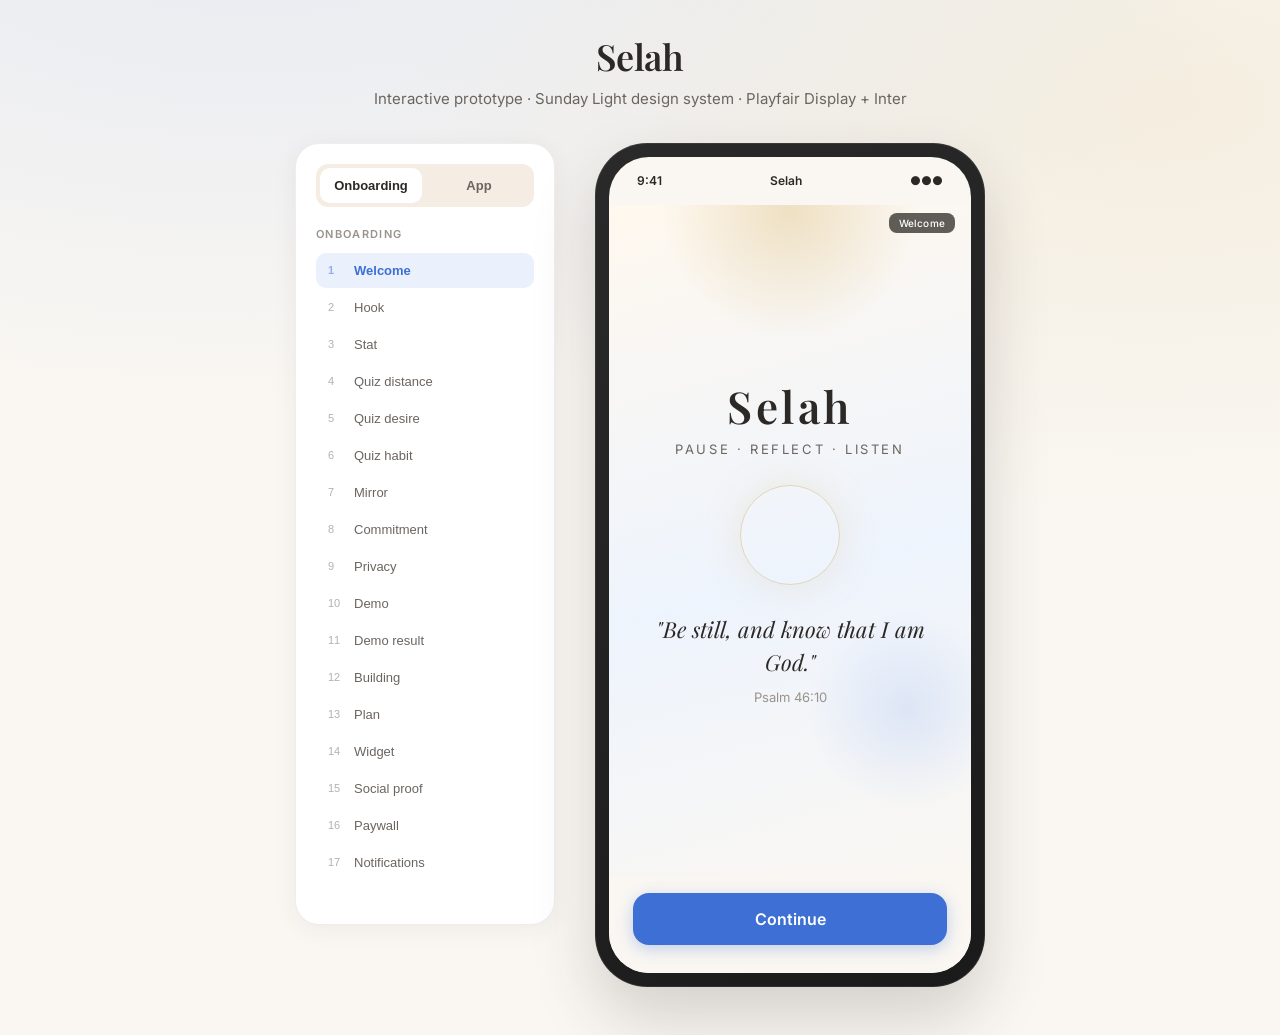
<file: docs/selah-interactive-mock.html>
<!DOCTYPE html>
<html lang="en">
<head>
  <meta charset="UTF-8">
  <meta name="viewport" content="width=device-width, initial-scale=1.0">
  <title>Selah — Interactive Mock</title>
  <link rel="preconnect" href="https://fonts.googleapis.com">
  <link rel="preconnect" href="https://fonts.gstatic.com" crossorigin>
  <link href="https://fonts.googleapis.com/css2?family=Inter:wght@400;500;600&family=Playfair+Display:ital,wght@0,500;0,600;1,500&display=swap" rel="stylesheet">
  <style>
    :root {
      --primary: #5B8DEF;
      --primary-deep: #3D6FD4;
      --primary-soft: #EAF1FD;
      --accent: #C49A3C;
      --accent-deep: #A67C2E;
      --accent-soft: #FBF5E6;
      --bg: #FAF7F2;
      --bg-warm: #F5EDE3;
      --surface: #FFFFFF;
      --text: #2C2825;
      --text-muted: #6B6560;
      --text-soft: #9A938C;
      --border: rgba(44, 40, 37, 0.08);
      --radius: 16px;
      --radius-lg: 24px;
      --phone-w: 390px;
      --phone-h: 844px;
      --ease: cubic-bezier(0.22, 1, 0.36, 1);
      --font-display: 'Playfair Display', Georgia, serif;
      --font-body: 'Inter', -apple-system, BlinkMacSystemFont, sans-serif;
    }
    * { box-sizing: border-box; margin: 0; padding: 0; }
    @media (prefers-reduced-motion: reduce) {
      *, *::before, *::after { animation-duration: 0.01ms !important; transition-duration: 0.01ms !important; }
    }
    body {
      font-family: var(--font-body);
      background: var(--bg);
      background-image:
        radial-gradient(ellipse 80% 50% at 20% -10%, rgba(91,141,239,0.12), transparent),
        radial-gradient(ellipse 60% 40% at 90% 10%, rgba(196,154,60,0.1), transparent);
      min-height: 100vh;
      color: var(--text);
      display: flex;
      flex-direction: column;
      align-items: center;
      padding: 32px 20px 48px;
    }
    .page-header { text-align: center; max-width: 720px; margin-bottom: 32px; }
    .page-header h1 {
      font-family: var(--font-display);
      font-size: 2.25rem;
      font-weight: 600;
      letter-spacing: -0.01em;
    }
    .page-header p { color: var(--text-muted); margin-top: 8px; font-size: 0.9375rem; line-height: 1.5; }
    .layout {
      display: flex; gap: 40px; align-items: flex-start;
      flex-wrap: wrap; justify-content: center; width: 100%; max-width: 1080px;
    }
    .sidebar {
      width: 260px;
      background: var(--surface);
      border-radius: var(--radius-lg);
      padding: 20px;
      box-shadow: 0 4px 24px rgba(44,40,37,0.06);
      border: 1px solid var(--border);
    }
    .sidebar h2 {
      font-size: 0.6875rem; text-transform: uppercase; letter-spacing: 0.12em;
      color: var(--text-soft); margin-bottom: 12px; font-weight: 600;
    }
    .sidebar section { margin-bottom: 24px; }
    .mode-toggle { display: flex; gap: 6px; margin-bottom: 20px; background: var(--bg-warm); padding: 4px; border-radius: 12px; }
    .mode-toggle button {
      flex: 1; padding: 10px 12px; border: none; background: transparent;
      border-radius: 10px; font-weight: 600; font-size: 0.8125rem; cursor: pointer;
      color: var(--text-muted); transition: all 0.2s var(--ease);
    }
    .mode-toggle button.active { background: var(--surface); color: var(--text); box-shadow: var(--shadow-sm); }
    .mode-toggle button:hover:not(.active) { color: var(--text); }
    .jump-btn {
      display: flex; align-items: center; width: 100%; text-align: left;
      padding: 10px 12px; margin-bottom: 2px; border: none; background: transparent;
      border-radius: 10px; font-size: 0.8125rem; cursor: pointer; color: var(--text-muted);
      transition: all 0.15s var(--ease); gap: 8px;
    }
    .jump-btn:hover { background: var(--primary-soft); color: var(--text); }
    .jump-btn.active { background: var(--primary-soft); color: var(--primary-deep); font-weight: 600; }
    .jump-num { font-size: 0.6875rem; opacity: 0.5; min-width: 18px; }
    .phone-wrap { position: relative; }
    .phone {
      width: var(--phone-w); height: var(--phone-h);
      background: linear-gradient(145deg, #2a2a2a, #1a1a1a);
      border-radius: 52px; padding: 14px;
      box-shadow: 0 32px 64px rgba(44,40,37,0.18), inset 0 0 0 1px rgba(255,255,255,0.08);
    }
    .phone-screen {
      width: 100%; height: 100%; border-radius: 40px; overflow: hidden;
      position: relative; background: var(--bg);
    }
    .status-bar {
      height: 48px; display: flex; align-items: center; justify-content: space-between;
      padding: 0 28px; font-size: 0.75rem; font-weight: 600;
      position: absolute; top: 0; left: 0; right: 0; z-index: 10; color: var(--text);
    }
    .screen-content {
      position: absolute; top: 48px; left: 0; right: 0; bottom: 0;
      overflow-y: auto; overflow-x: hidden; -webkit-overflow-scrolling: touch;
    }
    .screen { display: none; height: 100%; flex-direction: column; }
    .screen.active { display: flex; animation: screenIn 0.35s var(--ease); }
    @keyframes screenIn { from { opacity: 0; transform: translateY(6px); } to { opacity: 1; transform: none; } }
    @keyframes breathe {
      0%, 100% { transform: scale(1); opacity: 0.85; }
      50% { transform: scale(1.04); opacity: 1; }
    }
    @keyframes spin { to { transform: rotate(360deg); } }

    /* Hero / onboarding */
    .hero-bg {
      flex: 1; position: relative; overflow: hidden;
      background: linear-gradient(165deg, #FFF8EE 0%, #EEF4FD 55%, #FAF7F2 100%);
      display: flex; flex-direction: column; align-items: center; justify-content: center;
      padding: 40px 32px; text-align: center;
    }
    .hero-bg::before {
      content: ''; position: absolute; top: -20%; left: 50%; transform: translateX(-50%);
      width: 280px; height: 280px;
      background: radial-gradient(circle, rgba(196,154,60,0.25) 0%, transparent 65%);
      animation: breathe 5s ease-in-out infinite;
    }
    .hero-bg::after {
      content: ''; position: absolute; bottom: 10%; right: -10%;
      width: 200px; height: 200px;
      background: radial-gradient(circle, rgba(91,141,239,0.15) 0%, transparent 70%);
    }
    .brand-mark {
      font-family: var(--font-display); font-size: 2.75rem; font-weight: 600;
      letter-spacing: 0.08em; margin-bottom: 6px; position: relative; z-index: 1;
    }
    .subtitle-soft { font-size: 0.8125rem; color: var(--text-muted); letter-spacing: 0.2em; text-transform: uppercase; position: relative; z-index: 1; }
    .verse-serif {
      font-family: var(--font-display); font-size: 1.375rem; line-height: 1.5;
      font-style: italic; position: relative; z-index: 1; max-width: 280px;
    }
    .verse-ref { font-size: 0.8125rem; color: var(--text-soft); margin-top: 10px; font-style: normal; font-family: var(--font-body); }
    .glow-ring {
      width: 100px; height: 100px; border-radius: 50%; margin: 28px 0;
      border: 1.5px solid rgba(196,154,60,0.35);
      box-shadow: 0 0 40px rgba(196,154,60,0.15);
      animation: breathe 4s ease-in-out infinite; position: relative; z-index: 1;
    }

    .screen-body { flex: 1; padding: 24px 24px 100px; overflow-y: auto; }
    .screen-title {
      font-family: var(--font-display); font-size: 1.625rem; line-height: 1.25;
      margin-bottom: 10px; font-weight: 600;
    }
    .screen-desc { color: var(--text-muted); font-size: 0.9375rem; line-height: 1.55; margin-bottom: 24px; }
    .stat-card {
      background: var(--surface); border-radius: var(--radius);
      padding: 24px; margin-bottom: 20px; border: 1px solid var(--border);
      box-shadow: var(--shadow-sm);
    }
    .stat-card strong { display: block; font-size: 1.0625rem; line-height: 1.4; margin-bottom: 8px; font-weight: 600; }
    .quiz-grid { display: grid; gap: 10px; }
    .quiz-card {
      display: flex; align-items: center; gap: 12px;
      padding: 16px 18px; border-radius: var(--radius); border: 1.5px solid var(--border);
      background: var(--surface); cursor: pointer; text-align: left;
      font-size: 0.9375rem; transition: all 0.2s var(--ease); color: var(--text);
    }
    .quiz-card:hover { border-color: var(--primary); background: var(--primary-soft); }
    .quiz-card.selected { border-color: var(--primary-deep); background: var(--primary-soft); box-shadow: 0 0 0 3px rgba(91,141,239,0.15); }
    .quiz-dot { width: 8px; height: 8px; border-radius: 50%; background: var(--border); flex-shrink: 0; }
    .quiz-card.selected .quiz-dot { background: var(--primary); }

    .btn-primary {
      width: 100%; padding: 16px 24px; background: var(--primary-deep); color: white;
      border: none; border-radius: var(--radius); font-size: 1rem; font-weight: 600;
      cursor: pointer; font-family: var(--font-body);
      box-shadow: 0 4px 16px rgba(61,111,212,0.3);
      transition: transform 0.15s var(--ease), box-shadow 0.15s var(--ease);
    }
    .btn-primary:hover { transform: translateY(-1px); box-shadow: 0 6px 24px rgba(61,111,212,0.35); }
    .btn-primary:active { transform: scale(0.98); }
    .btn-primary:focus-visible { outline: 2px solid var(--primary); outline-offset: 2px; }
    .btn-primary:disabled { opacity: 0.45; cursor: not-allowed; transform: none; }
    .btn-secondary {
      width: 100%; padding: 14px; background: transparent; border: 1.5px solid var(--border);
      color: var(--text); border-radius: var(--radius); font-weight: 600; cursor: pointer;
      margin-top: 10px; font-family: var(--font-body); transition: background 0.15s;
    }
    .btn-secondary:hover { background: var(--bg-warm); }
    .btn-gold { background: linear-gradient(135deg, var(--accent), var(--accent-deep)); box-shadow: 0 4px 16px rgba(196,154,60,0.35); }
    .footer-actions {
      padding: 16px 24px 28px; background: linear-gradient(transparent, var(--bg) 30%);
      position: sticky; bottom: 0;
    }
    .mirror-text {
      font-family: var(--font-display); font-size: 1.375rem; line-height: 1.55;
      padding: 28px; background: var(--surface); border-radius: var(--radius);
      border-left: 3px solid var(--accent); box-shadow: var(--shadow-sm);
    }
    .privacy-card {
      background: var(--surface); border-radius: var(--radius-lg); padding: 32px 24px;
      text-align: center; border: 1px solid var(--border); box-shadow: var(--shadow-sm);
    }
    .icon-wrap {
      width: 56px; height: 56px; border-radius: 16px; background: var(--primary-soft);
      display: flex; align-items: center; justify-content: center; margin: 0 auto 16px;
    }
    .icon-wrap svg { width: 28px; height: 28px; stroke: var(--primary-deep); fill: none; stroke-width: 1.75; }
    .demo-result {
      background: var(--surface); border-radius: var(--radius); padding: 20px;
      margin-bottom: 12px; border: 1px solid var(--border);
    }
    .scripture { font-family: var(--font-display); font-size: 1.125rem; font-style: italic; line-height: 1.5; }
    .building { display: flex; flex-direction: column; align-items: center; justify-content: center; flex: 1; padding: 40px; }
    .building-ring {
      width: 48px; height: 48px; border: 2.5px solid var(--primary-soft);
      border-top-color: var(--accent); border-radius: 50%;
      animation: spin 1s linear infinite; margin-bottom: 20px;
    }
    .plan-timeline { display: flex; flex-direction: column; gap: 8px; }
    .plan-day {
      display: flex; align-items: center; gap: 14px; padding: 14px 16px;
      background: var(--surface); border-radius: 12px; font-size: 0.875rem; border: 1px solid var(--border);
    }
    .plan-day.today { border-color: var(--accent); background: var(--accent-soft); }
    .plan-day .day-label { font-weight: 600; min-width: 32px; color: var(--primary-deep); font-size: 0.75rem; }
    .widget-mock {
      background: linear-gradient(135deg, #1e1e1e, #2d2d2d); border-radius: 20px;
      padding: 20px; color: white; margin: 16px 0;
    }
    .widget-mock .verse { font-family: var(--font-display); font-size: 1rem; font-style: italic; line-height: 1.45; }
    .testimonial {
      background: var(--surface); padding: 18px; border-radius: var(--radius);
      margin-bottom: 10px; font-size: 0.875rem; border: 1px solid var(--border); line-height: 1.5;
    }
    .stars { color: var(--accent); margin-bottom: 8px; letter-spacing: 2px; font-size: 0.75rem; }
    .paywall-price { display: flex; gap: 8px; margin: 20px 0; }
    .price-option {
      flex: 1; padding: 14px 8px; border: 1.5px solid var(--border); border-radius: var(--radius);
      text-align: center; cursor: pointer; font-size: 0.75rem; background: var(--surface);
      transition: all 0.15s var(--ease);
    }
    .price-option.selected { border-color: var(--accent); background: var(--accent-soft); }
    .price-option .amount { font-size: 1.0625rem; font-weight: 700; display: block; margin-top: 6px; }
    .price-option.best::before {
      content: 'Best'; display: block; font-size: 0.625rem; color: var(--accent-deep);
      font-weight: 700; text-transform: uppercase; letter-spacing: 0.08em;
    }
    .disclaimer { font-size: 0.6875rem; color: var(--text-soft); line-height: 1.5; margin-top: 12px; }
    .illus-panel {
      height: 180px; border-radius: var(--radius-lg); margin: 8px 0 20px;
      background: linear-gradient(145deg, var(--accent-soft), var(--primary-soft));
      display: flex; align-items: center; justify-content: center;
      border: 1px solid var(--border);
    }
    .illus-panel svg { width: 64px; height: 64px; stroke: var(--primary); fill: none; stroke-width: 1.25; opacity: 0.6; }

    /* App screens */
    .tab-bar {
      position: absolute; bottom: 0; left: 0; right: 0; height: 82px;
      background: rgba(255,255,255,0.92); backdrop-filter: blur(16px);
      border-top: 1px solid var(--border);
      display: flex; justify-content: space-around; align-items: flex-start;
      padding-top: 8px; z-index: 20;
    }
    .tab-item {
      display: flex; flex-direction: column; align-items: center; gap: 4px;
      background: none; border: none; cursor: pointer; font-size: 0.625rem;
      color: var(--text-soft); padding: 6px 10px; border-radius: 10px;
      transition: color 0.15s; font-family: var(--font-body); min-width: 56px;
    }
    .tab-item.active { color: var(--primary-deep); font-weight: 600; }
    .tab-item svg { width: 22px; height: 22px; stroke: currentColor; fill: none; stroke-width: 1.75; }
    .today-hero {
      background: linear-gradient(165deg, #FFF8EE 0%, #EEF4FD 70%, var(--bg) 100%);
      padding: 8px 20px 28px; border-radius: 0 0 28px 28px;
    }
    .today-header { display: flex; justify-content: space-between; align-items: center; margin-bottom: 24px; }
    .streak-chip {
      display: flex; align-items: center; gap: 6px;
      background: var(--surface); padding: 8px 14px; border-radius: 20px;
      font-size: 0.75rem; font-weight: 600; border: 1px solid var(--border);
      box-shadow: var(--shadow-sm);
    }
    .streak-chip svg { width: 14px; height: 14px; stroke: var(--accent); fill: none; stroke-width: 2; }
    .icon-btn {
      background: var(--surface); border: 1px solid var(--border); width: 40px; height: 40px;
      border-radius: 50%; cursor: pointer; display: flex; align-items: center; justify-content: center;
      transition: background 0.15s;
    }
    .icon-btn:hover { background: var(--bg-warm); }
    .icon-btn svg { width: 18px; height: 18px; stroke: var(--text-muted); fill: none; stroke-width: 1.75; }
    .cta-main {
      background: linear-gradient(135deg, var(--accent), var(--accent-deep)); color: white;
      border: none; width: calc(100% - 40px); margin: 0 20px 16px; padding: 18px;
      border-radius: var(--radius); font-size: 1.0625rem; font-weight: 600; cursor: pointer;
      box-shadow: 0 6px 24px rgba(196,154,60,0.3); font-family: var(--font-body);
      transition: transform 0.15s var(--ease);
    }
    .cta-main:hover { transform: translateY(-1px); }
    .cta-main:active { transform: scale(0.98); }
    .card-soft {
      background: var(--surface); border-radius: var(--radius); padding: 18px 20px;
      margin: 0 20px 12px; border: 1px solid var(--border); box-shadow: var(--shadow-sm);
    }
    .card-label { font-size: 0.6875rem; text-transform: uppercase; letter-spacing: 0.08em; color: var(--text-soft); font-weight: 600; margin-bottom: 6px; }
    .mood-row { display: grid; grid-template-columns: 1fr 1fr; gap: 8px; margin-top: 12px; }
    .mood-btn {
      padding: 12px; border-radius: 12px; border: 1px solid var(--border);
      background: var(--bg); font-size: 0.8125rem; cursor: pointer; font-family: var(--font-body);
      transition: all 0.15s;
    }
    .mood-btn:hover { border-color: var(--primary); background: var(--primary-soft); }
    .reader-text { font-family: var(--font-display); font-size: 1.125rem; line-height: 1.75; }
    .reader-text .highlight {
      background: var(--accent-soft); padding: 2px 6px; border-radius: 4px;
      cursor: pointer; border-bottom: 1px solid var(--accent);
    }
    .talk-bg { background: linear-gradient(180deg, var(--bg-warm) 0%, var(--bg) 100%); }
    .mode-tabs { display: flex; gap: 6px; padding: 12px 16px; }
    .mode-tab {
      padding: 8px 16px; border-radius: 20px; border: 1px solid var(--border);
      background: var(--surface); font-size: 0.8125rem; cursor: pointer;
      font-family: var(--font-body); transition: all 0.15s;
    }
    .mode-tab.active { background: var(--primary-deep); color: white; border-color: var(--primary-deep); }
    .chat-area { flex: 1; padding: 16px; overflow-y: auto; min-height: 200px; }
    .msg {
      max-width: 85%; padding: 12px 16px; border-radius: 18px; margin-bottom: 10px;
      font-size: 0.875rem; line-height: 1.5;
    }
    .msg.user { background: var(--primary-deep); color: white; margin-left: auto; border-bottom-right-radius: 4px; }
    .msg.ai { background: var(--surface); border: 1px solid var(--border); border-bottom-left-radius: 4px; }
    .chat-input-row { display: flex; gap: 8px; padding: 12px 16px 28px; background: var(--surface); border-top: 1px solid var(--border); }
    .chat-input-row input {
      flex: 1; padding: 12px 16px; border: 1px solid var(--border); border-radius: 24px;
      font-size: 0.875rem; font-family: var(--font-body); background: var(--bg);
    }
    .chat-input-row input:focus { outline: 2px solid var(--primary-soft); border-color: var(--primary); }
    .chat-input-row button {
      padding: 12px 18px; background: var(--primary-deep); color: white; border: none;
      border-radius: 24px; cursor: pointer; font-weight: 600; font-family: var(--font-body);
    }
    .lectio-steps { display: flex; gap: 6px; padding: 12px 16px; }
    .lectio-step {
      flex: 1; text-align: center; padding: 8px 4px; border-radius: 10px;
      font-size: 0.6875rem; font-weight: 500; background: var(--primary-soft); color: var(--text-muted);
    }
    .lectio-step.active { background: var(--primary-deep); color: white; font-weight: 600; }
    .journey-path {
      display: flex; align-items: center; justify-content: space-between;
      padding: 24px 16px; margin: 12px 20px; background: var(--surface);
      border-radius: var(--radius); border: 1px solid var(--border);
    }
    .path-dot {
      width: 36px; height: 36px; border-radius: 50%; background: var(--primary-deep);
      display: flex; align-items: center; justify-content: center;
      font-size: 0.75rem; color: white; font-weight: 600;
    }
    .path-dot.future { background: var(--primary-soft); color: var(--text-soft); }
    .path-line { flex: 1; height: 2px; background: linear-gradient(90deg, var(--primary), var(--primary-soft)); margin: 0 4px; }
    .settings-list { padding: 0 20px 100px; }
    .settings-row {
      display: flex; justify-content: space-between; align-items: center;
      padding: 16px 0; border-bottom: 1px solid var(--border); font-size: 0.9375rem;
    }
    .toggle {
      width: 48px; height: 28px; background: var(--primary-deep); border-radius: 14px;
      position: relative; cursor: pointer;
    }
    .toggle::after {
      content: ''; position: absolute; width: 24px; height: 24px; background: white;
      border-radius: 50%; top: 2px; right: 2px; box-shadow: 0 1px 3px rgba(0,0,0,0.15);
    }
    .screen-label {
      position: absolute; top: 56px; right: 16px; background: rgba(44,40,37,0.75);
      color: white; font-size: 0.625rem; padding: 4px 10px; border-radius: 8px;
      z-index: 15; font-weight: 500; letter-spacing: 0.02em;
    }
    .hidden { display: none !important; }
    .link-btn {
      background: none; border: none; color: var(--primary-deep); font-weight: 600;
      font-size: 0.875rem; cursor: pointer; padding: 8px 0; font-family: var(--font-body);
    }
  </style>
</head>
<body>
  <header class="page-header">
    <h1>Selah</h1>
    <p>Interactive prototype · Sunday Light design system · Playfair Display + Inter</p>
  </header>

  <div class="layout">
    <aside class="sidebar">
      <div class="mode-toggle">
        <button id="btnOnboarding" class="active" onclick="setMode('onboarding')">Onboarding</button>
        <button id="btnApp" onclick="setMode('app')">App</button>
      </div>
      <section id="jumpOnboarding">
        <h2>Onboarding</h2>
        <div id="jumpListOnboarding"></div>
      </section>
      <section id="jumpApp" class="hidden">
        <h2>App</h2>
        <div id="jumpListApp"></div>
      </section>
    </aside>

    <div class="phone-wrap">
      <div class="phone">
        <div class="phone-screen">
          <div class="status-bar"><span>9:41</span><span>Selah</span><span>●●●</span></div>
          <div class="screen-label" id="screenLabel">Welcome</div>
          <div class="screen-content" id="screenContent"></div>
        </div>
      </div>
    </div>
  </div>

  <script>
    const ICONS = {
      lock: '<svg viewBox="0 0 24 24"><rect x="3" y="11" width="18" height="11" rx="2"/><path d="M7 11V7a5 5 0 0 1 10 0v4"/></svg>',
      sun: '<svg viewBox="0 0 24 24"><circle cx="12" cy="12" r="4"/><path d="M12 2v2M12 20v2M4.93 4.93l1.41 1.41M17.66 17.66l1.41 1.41M2 12h2M20 12h2M4.93 19.07l1.41-1.41M17.66 6.34l1.41-1.41"/></svg>',
      book: '<svg viewBox="0 0 24 24"><path d="M4 19.5A2.5 2.5 0 0 1 6.5 17H20"/><path d="M6.5 2H20v20H6.5A2.5 2.5 0 0 1 4 19.5v-15A2.5 2.5 0 0 1 6.5 2z"/></svg>',
      message: '<svg viewBox="0 0 24 24"><path d="M21 15a2 2 0 0 1-2 2H7l-4 4V5a2 2 0 0 1 2-2h14a2 2 0 0 1 2 2z"/></svg>',
      pray: '<svg viewBox="0 0 24 24"><path d="M12 2v4M8 6l4-2 4 2M12 6v16M8 22h8"/></svg>',
      path: '<svg viewBox="0 0 24 24"><circle cx="6" cy="18" r="2"/><circle cx="12" cy="12" r="2"/><circle cx="18" cy="6" r="2"/><path d="M8 17l3-3M14 9l3-3"/></svg>',
      settings: '<svg viewBox="0 0 24 24"><circle cx="12" cy="12" r="3"/><path d="M12 1v2M12 21v2M4.22 4.22l1.42 1.42M18.36 18.36l1.42 1.42M1 12h2M21 12h2M4.22 19.78l1.42-1.42M18.36 5.64l1.42-1.42"/></svg>',
      window: '<svg viewBox="0 0 24 24"><rect x="3" y="3" width="18" height="18" rx="2"/><path d="M3 9h18M9 3v18"/></svg>',
      flame: '<svg viewBox="0 0 24 24"><path d="M8.5 14.5A2.5 2.5 0 0 0 11 12c0-1.38-.5-2-1-3-1.072-2.143-.224-4.054 2-6 .5 2.5 2 4.9 4 6.5 2 1.6 3 3.5 3 5.5a7 7 0 1 1-14 0c0-1.153.433-2.294 1-3a2.5 2.5 0 0 0 2.5 2.5z"/></svg>',
    };

    const state = {
      mode: 'onboarding', onboardingStep: 0, appTab: 'today',
      quiz: { distance: '', desire: '', habit: '' }, demoMood: '', paywallPlan: 'yearly',
    };

    const onboardingScreens = [
      { id: 'ob1', label: 'Welcome', render: () => `
        <div class="screen active" style="height:100%">
          <div class="hero-bg">
            <div class="brand-mark">Selah</div>
            <p class="subtitle-soft">pause · reflect · listen</p>
            <div class="glow-ring"></div>
            <p class="verse-serif">"Be still, and know that I am God."</p>
            <p class="verse-ref">Psalm 46:10</p>
          </div>
          <div class="footer-actions"><button class="btn-primary" onclick="nextOnboarding()">Continue</button></div>
        </div>` },
      { id: 'ob2', label: 'Hook', render: () => `
        <div class="screen active">
          <div class="screen-body">
            <p class="screen-title">Five minutes feels hard.</p>
            <p class="screen-desc">You have time to scroll for hours. Making space for God is the harder, worthier choice.</p>
            <div class="illus-panel">${ICONS.window}</div>
          </div>
          <div class="footer-actions"><button class="btn-primary" onclick="nextOnboarding()">Continue</button></div>
        </div>` },
      { id: 'ob3', label: 'Stat', render: () => `
        <div class="screen active">
          <div class="screen-body">
            <div class="stat-card">
              <strong>Most Christians want to read the Bible daily.</strong>
              <span style="color:var(--text-muted);font-size:0.9375rem">Few build a habit that lasts.</span>
            </div>
            <p class="screen-desc">You are not alone. Selah helps you start small and stay.</p>
          </div>
          <div class="footer-actions"><button class="btn-primary" onclick="nextOnboarding()">Continue</button></div>
        </div>` },
      { id: 'ob4', label: 'Quiz distance', render: () => `
        <div class="screen active">
          <div class="screen-body">
            <p class="screen-title">What keeps you furthest from God?</p>
            <div class="quiz-grid" style="margin-top:16px">
              ${['Busy life','Guilt or heaviness','Inconsistency','I feel distant'].map(o => `
                <button type="button" class="quiz-card ${state.quiz.distance===o?'selected':''}" onclick="selectQuiz('distance',${JSON.stringify(o)})">
                  <span class="quiz-dot"></span>${o}
                </button>`).join('')}
            </div>
          </div>
          <div class="footer-actions">
            <button class="btn-primary" onclick="nextOnboarding()" ${!state.quiz.distance?'disabled':''}>Continue</button>
          </div>
        </div>` },
      { id: 'ob5', label: 'Quiz desire', render: () => `
        <div class="screen active">
          <div class="screen-body">
            <p class="screen-title">What do you want most?</p>
            <div class="quiz-grid" style="margin-top:16px">
              ${['Peace','Daily consistency','Freedom from guilt','Know Scripture'].map(o => `
                <button type="button" class="quiz-card ${state.quiz.desire===o?'selected':''}" onclick="selectQuiz('desire',${JSON.stringify(o)})">
                  <span class="quiz-dot"></span>${o}
                </button>`).join('')}
            </div>
          </div>
          <div class="footer-actions">
            <button class="btn-primary" onclick="nextOnboarding()" ${!state.quiz.desire?'disabled':''}>Continue</button>
          </div>
        </div>` },
      { id: 'ob6', label: 'Quiz habit', render: () => `
        <div class="screen active">
          <div class="screen-body">
            <p class="screen-title">How often do you read the Bible?</p>
            <div class="quiz-grid" style="margin-top:16px">
              ${['Never','Sometimes','Often','Daily'].map(o => `
                <button type="button" class="quiz-card ${state.quiz.habit===o?'selected':''}" onclick="selectQuiz('habit',${JSON.stringify(o)})">
                  <span class="quiz-dot"></span>${o}
                </button>`).join('')}
            </div>
          </div>
          <div class="footer-actions">
            <button class="btn-primary" onclick="nextOnboarding()" ${!state.quiz.habit?'disabled':''}>Continue</button>
          </div>
        </div>` },
      { id: 'ob7', label: 'Mirror', render: () => `
        <div class="screen active">
          <div class="screen-body">
            <div class="mirror-text">
              You want <strong>${state.quiz.desire || 'peace'}</strong>.
              ${state.quiz.distance || 'Life'} has made it hard. That honesty matters.
            </div>
          </div>
          <div class="footer-actions"><button class="btn-primary" onclick="nextOnboarding()">Continue</button></div>
        </div>` },
      { id: 'ob8', label: 'Commitment', render: () => `
        <div class="screen active">
          <div class="screen-body">
            <p class="screen-title">Make space for God this week?</p>
            <p class="screen-desc">Even five minutes a day can change everything.</p>
          </div>
          <div class="footer-actions">
            <button class="btn-primary btn-gold" onclick="nextOnboarding()">Yes, I am ready</button>
            <button type="button" class="btn-secondary" onclick="nextOnboarding()">I want to try</button>
          </div>
        </div>` },
      { id: 'ob9', label: 'Privacy', render: () => `
        <div class="screen active">
          <div class="screen-body">
            <div class="privacy-card">
              <div class="icon-wrap">${ICONS.lock}</div>
              <p class="screen-title" style="font-size:1.25rem">Only on this device</p>
              <p class="screen-desc" style="margin-bottom:0">Your prayers stay on your phone. Not the cloud. Not us.</p>
            </div>
          </div>
          <div class="footer-actions"><button class="btn-primary" onclick="nextOnboarding()">Continue</button></div>
        </div>` },
      { id: 'ob10', label: 'Demo', render: () => `
        <div class="screen active">
          <div class="screen-body">
            <p class="screen-title">How are you feeling?</p>
            <div class="quiz-grid" style="margin-top:16px">
              ${['Heavy','Anxious','Grateful','Empty'].map(o => `
                <button type="button" class="quiz-card ${state.demoMood===o?'selected':''}" onclick="selectDemoMood(${JSON.stringify(o)})">
                  <span class="quiz-dot"></span>${o}
                </button>`).join('')}
            </div>
          </div>
          <div class="footer-actions">
            <button class="btn-primary" onclick="generateDemo()" ${!state.demoMood?'disabled':''}>Generate reflection</button>
          </div>
        </div>` },
      { id: 'ob11', label: 'Demo result', render: () => `
        <div class="screen active">
          <div class="screen-body">
            <div class="demo-result">
              <div class="scripture">"Come to me, all who are weary, and I will give you rest."</div>
              <div style="font-size:0.8125rem;color:var(--text-soft);margin-top:8px">Matthew 11:28</div>
            </div>
            <div class="demo-result">
              <p style="font-size:0.9375rem;line-height:1.55">Lord, I bring what feels ${(state.demoMood||'heavy').toLowerCase()} today. Help me rest in You. Amen.</p>
            </div>
            <p class="screen-desc">This is Selah. Your private space with God.</p>
          </div>
          <div class="footer-actions"><button class="btn-primary" onclick="nextOnboarding()">Continue</button></div>
        </div>` },
      { id: 'ob12', label: 'Building', render: () => `
        <div class="screen active" style="height:100%">
          <div class="building"><div class="building-ring"></div><p class="screen-title">Creating your journey…</p></div>
        </div>` },
      { id: 'ob13', label: 'Plan', render: () => `
        <div class="screen active">
          <div class="screen-body">
            <p class="screen-title">Your week: ${state.quiz.desire || 'Peace'}</p>
            <div class="plan-timeline">
              ${['Mon','Tue','Wed','Thu','Fri','Sat','Sun'].map((d,i) => `
                <div class="plan-day ${i===0?'today':''}"><span class="day-label">${d}</span>${i===0?'Psalm 46 — Rest in God':i===2?'Matthew 11 — Come to Me':'Daily reflection'}</div>`).join('')}
            </div>
          </div>
          <div class="footer-actions"><button class="btn-primary" onclick="nextOnboarding()">Continue</button></div>
        </div>` },
      { id: 'ob14', label: 'Widget', render: () => `
        <div class="screen active">
          <div class="screen-body">
            <p class="screen-title">A verse every morning</p>
            <div class="widget-mock">
              <div style="font-size:0.6875rem;opacity:0.6;margin-bottom:10px;text-transform:uppercase;letter-spacing:0.1em">Selah</div>
              <div class="verse">"The Lord is my shepherd; I shall not want."</div>
              <div style="font-size:0.75rem;margin-top:10px;opacity:0.7">Psalm 23:1</div>
            </div>
          </div>
          <div class="footer-actions"><button class="btn-primary" onclick="nextOnboarding()">Continue</button></div>
        </div>` },
      { id: 'ob15', label: 'Social proof', render: () => `
        <div class="screen active">
          <div class="screen-body">
            <div class="testimonial"><div class="stars">★ ★ ★ ★ ★</div>"Finally a place that does not shame me."</div>
            <div class="testimonial"><div class="stars">★ ★ ★ ★ ★</div>"I open Selah before anything else each morning."</div>
          </div>
          <div class="footer-actions"><button class="btn-primary" onclick="nextOnboarding()">Continue</button></div>
        </div>` },
      { id: 'ob16', label: 'Paywall', render: () => `
        <div class="screen active">
          <div class="screen-body">
            <p class="screen-title">${getPaywallHeadline()}</p>
            <p class="screen-desc">Private · Daily habit · On-device companion</p>
            <div class="paywall-price">
              <div class="price-option ${state.paywallPlan==='weekly'?'selected':''}" onclick="selectPlan('weekly')"><span>Weekly</span><span class="amount">$7.99</span></div>
              <div class="price-option ${state.paywallPlan==='monthly'?'selected':''}" onclick="selectPlan('monthly')"><span>Monthly</span><span class="amount">$14.99</span></div>
              <div class="price-option best ${state.paywallPlan==='yearly'?'selected':''}" onclick="selectPlan('yearly')"><span>Yearly</span><span class="amount">$49.99</span></div>
            </div>
            <p class="disclaimer">Personal support tool. Not a replacement for clergy or counselors.</p>
          </div>
          <div class="footer-actions"><button class="btn-primary btn-gold" onclick="nextOnboarding()">Start my journey</button></div>
        </div>` },
      { id: 'ob17', label: 'Notifications', render: () => `
        <div class="screen active">
          <div class="screen-body">
            <p class="screen-title">A gentle reminder each morning?</p>
            <p class="screen-desc">We will nudge you softly. Never guilt.</p>
          </div>
          <div class="footer-actions">
            <button class="btn-primary" onclick="enterApp()">Allow notifications</button>
            <button type="button" class="btn-secondary" onclick="enterApp()">Not now</button>
          </div>
        </div>` },
    ];

    const appScreens = {
      today: { label: 'Today', render: () => `
        <div class="screen active" style="padding-bottom:82px">
          <div class="today-hero">
            <div class="today-header">
              <span class="streak-chip">${ICONS.flame} 3 days · Grace ready</span>
              <button type="button" class="icon-btn" onclick="goApp('settings')" aria-label="Settings">${ICONS.settings}</button>
            </div>
            <p class="verse-serif" style="font-size:1.25rem">"Be still, and know that I am God."</p>
            <p class="verse-ref">Psalm 46:10</p>
          </div>
          <button type="button" class="cta-main" onclick="goApp('pray')">5 minutes with God</button>
          <div class="card-soft">
            <div class="card-label">Today reading</div>
            <p style="font-size:0.9375rem;color:var(--text-muted)">Psalm 46 — God is our refuge</p>
            <button type="button" class="link-btn" onclick="goApp('read')">Continue reading →</button>
          </div>
          <div class="card-soft">
            <div class="card-label">How are you feeling?</div>
            <div class="mood-row">
              ${['Heavy','Anxious','Grateful','Empty'].map(m => `<button type="button" class="mood-btn" onclick="goApp('talk')">${m}</button>`).join('')}
            </div>
          </div>
        </div>` },
      read: { label: 'Read', render: () => `
        <div class="screen active" style="padding:24px 20px 100px">
          <div class="card-label">Day 1 · Psalm 46</div>
          <p class="screen-title" style="font-size:1.375rem;margin:8px 0 20px">God is our refuge</p>
          <div class="reader-text">
            <p>God is our refuge and strength, an ever-present help in trouble.</p>
            <p style="margin-top:16px">Therefore we will not fear, though the earth give way…</p>
            <p style="margin-top:16px"><span class="highlight" onclick="goApp('talk')">"Be still, and know that I am God."</span></p>
          </div>
          <button type="button" class="btn-primary" style="margin-top:28px" onclick="alert('Marked complete')">Mark as read</button>
        </div>` },
      talk: { label: 'Talk', render: () => `
        <div class="screen active talk-bg" style="height:100%;padding-bottom:82px">
          <div style="padding:10px 16px;text-align:center;font-size:0.6875rem;color:var(--text-soft);display:flex;align-items:center;justify-content:center;gap:6px">
            ${ICONS.lock.replace('width="28"','width="12"').replace('height="28"','height="12"')} Only on this device
          </div>
          <div class="mode-tabs">
            <button type="button" class="mode-tab active">Heart</button>
            <button type="button" class="mode-tab">Reflect</button>
            <button type="button" class="mode-tab">Release</button>
          </div>
          <div class="chat-area">
            <div class="msg user">I have been feeling distant lately.</div>
            <div class="msg ai">Thank you for sharing. You are not alone.<br><br><em class="scripture" style="font-size:1rem">"Draw near to God, and he will draw near to you." — James 4:8</em></div>
          </div>
          <div class="chat-input-row">
            <input placeholder="Share what is on your heart…" aria-label="Message"/>
            <button type="button" onclick="alert('On-device AI (mock)')">Send</button>
          </div>
        </div>` },
      pray: { label: 'Pray', render: () => `
        <div class="screen active" style="padding-bottom:82px">
          <div class="lectio-steps">
            <div class="lectio-step active">Read</div><div class="lectio-step">Reflect</div>
            <div class="lectio-step">Pray</div><div class="lectio-step">Rest</div>
          </div>
          <div class="screen-body">
            <p class="screen-title" style="font-size:1.25rem">Read</p>
            <div class="demo-result">
              <div class="scripture">"Be still, and know that I am God."</div>
              <div style="font-size:0.8125rem;color:var(--text-soft);margin-top:8px">Psalm 46:10</div>
            </div>
            <p class="screen-desc">Sit with these words. What stands out?</p>
          </div>
          <div class="footer-actions">
            <button type="button" class="btn-primary" onclick="alert('Next step')">Next step</button>
            <button type="button" class="btn-secondary" onclick="alert('Amen')">Amen</button>
          </div>
        </div>` },
      journey: { label: 'Journey', render: () => `
        <div class="screen active" style="padding-bottom:82px">
          <div class="screen-body">
            <p class="screen-title">Your journey</p>
            <div class="journey-path">
              <div class="path-dot">1</div><div class="path-line"></div>
              <div class="path-dot">2</div><div class="path-line"></div>
              <div class="path-dot">3</div><div class="path-line"></div>
              <div class="path-dot future">4</div>
            </div>
            <p style="text-align:center;font-size:0.8125rem;color:var(--text-muted);margin-bottom:20px">3 days with God · Grace day available</p>
            <div class="card-soft" style="margin:0 0 12px"><div class="card-label">7-day plan</div><p style="font-size:0.875rem;color:var(--text-muted)">${state.quiz.desire||'Peace'} · Day 1 complete</p></div>
            <div class="card-soft" style="margin:0"><div class="card-label">Journal</div><p style="font-size:0.875rem;color:var(--text-muted);font-style:italic">"Lord, help me rest in You today…"</p></div>
          </div>
        </div>` },
      settings: { label: 'Settings', render: () => `
        <div class="screen active">
          <div class="screen-body"><p class="screen-title">Settings</p></div>
          <div class="settings-list">
            <div class="settings-row"><span>Subscription</span><span style="color:var(--primary-deep);font-weight:600">Active</span></div>
            <div class="settings-row"><span>Restore purchases</span><span>→</span></div>
            <div class="settings-row"><span>Auto-delete sessions</span><div class="toggle"></div></div>
            <div class="settings-row"><span>Morning reminder</span><span>7:00 AM</span></div>
            <div class="settings-row"><span>Bible</span><span>KJV</span></div>
          </div>
          <div style="padding:20px"><button type="button" class="btn-secondary" onclick="goApp('today')">Back to Today</button></div>
        </div>` },
    };

    function getPaywallHeadline() {
      const d = state.quiz.distance;
      if (d === 'I feel distant') return 'Start talking to God every day';
      if (d === 'Inconsistency') return 'Five minutes a day. Without quitting.';
      if (d === 'Guilt or heaviness') return 'A private space to talk to God';
      return 'Your private space with God';
    }

    function selectQuiz(key, val) { state.quiz[key] = val; render(); }
    function selectDemoMood(m) { state.demoMood = m; render(); }
    function selectPlan(p) { state.paywallPlan = p; render(); }
    function generateDemo() { if (!state.demoMood) return; state.onboardingStep = 10; render(); }

    function nextOnboarding() {
      if (state.onboardingStep === 11) {
        state.onboardingStep = 12; render();
        setTimeout(() => { state.onboardingStep = 13; render(); }, 1600);
        return;
      }
      if (state.onboardingStep < onboardingScreens.length - 1) { state.onboardingStep++; render(); }
    }

    function enterApp() { setMode('app'); goApp('today'); }
    function setMode(mode) {
      state.mode = mode;
      document.getElementById('btnOnboarding').classList.toggle('active', mode === 'onboarding');
      document.getElementById('btnApp').classList.toggle('active', mode === 'app');
      document.getElementById('jumpOnboarding').classList.toggle('hidden', mode !== 'onboarding');
      document.getElementById('jumpApp').classList.toggle('hidden', mode !== 'app');
      render();
    }
    function goOnboarding(i) { state.onboardingStep = i; setMode('onboarding'); }
    function goApp(tab) { state.appTab = tab; setMode('app'); }

    function render() {
      const content = document.getElementById('screenContent');
      const label = document.getElementById('screenLabel');
      if (state.mode === 'onboarding') {
        content.innerHTML = onboardingScreens[state.onboardingStep].render();
        label.textContent = onboardingScreens[state.onboardingStep].label;
        document.querySelectorAll('#jumpListOnboarding .jump-btn').forEach((btn, i) => btn.classList.toggle('active', i === state.onboardingStep));
      } else {
        const showTabs = state.appTab !== 'settings';
        content.innerHTML = appScreens[state.appTab].render() + (showTabs ? renderTabBar() : '');
        label.textContent = appScreens[state.appTab].label;
        document.querySelectorAll('#jumpListApp .jump-btn').forEach(btn => btn.classList.toggle('active', btn.dataset.tab === state.appTab));
      }
    }

    function renderTabBar() {
      const tabs = [
        { id: 'today', icon: ICONS.sun, label: 'Today' },
        { id: 'read', icon: ICONS.book, label: 'Read' },
        { id: 'talk', icon: ICONS.message, label: 'Talk' },
        { id: 'pray', icon: ICONS.pray, label: 'Pray' },
        { id: 'journey', icon: ICONS.path, label: 'Journey' },
      ];
      return `<nav class="tab-bar" aria-label="Main">${tabs.map(t => `
        <button type="button" class="tab-item ${state.appTab===t.id?'active':''}" onclick="goApp('${t.id}')" aria-label="${t.label}">${t.icon}<span>${t.label}</span></button>`).join('')}</nav>`;
    }

    function initJumpLists() {
      document.getElementById('jumpListOnboarding').innerHTML = onboardingScreens.map((s, i) =>
        `<button type="button" class="jump-btn" onclick="goOnboarding(${i})"><span class="jump-num">${i+1}</span>${s.label}</button>`).join('');
      document.getElementById('jumpListApp').innerHTML = Object.entries(appScreens).map(([k, v]) =>
        `<button type="button" class="jump-btn" data-tab="${k}" onclick="goApp('${k}')">${v.label}</button>`).join('');
    }

    initJumpLists(); render();
    window.nextOnboarding = nextOnboarding; window.setMode = setMode; window.goOnboarding = goOnboarding;
    window.goApp = goApp; window.selectQuiz = selectQuiz; window.selectDemoMood = selectDemoMood;
    window.selectPlan = selectPlan; window.generateDemo = generateDemo; window.enterApp = enterApp;
  </script>
</body>
</html>
</file>
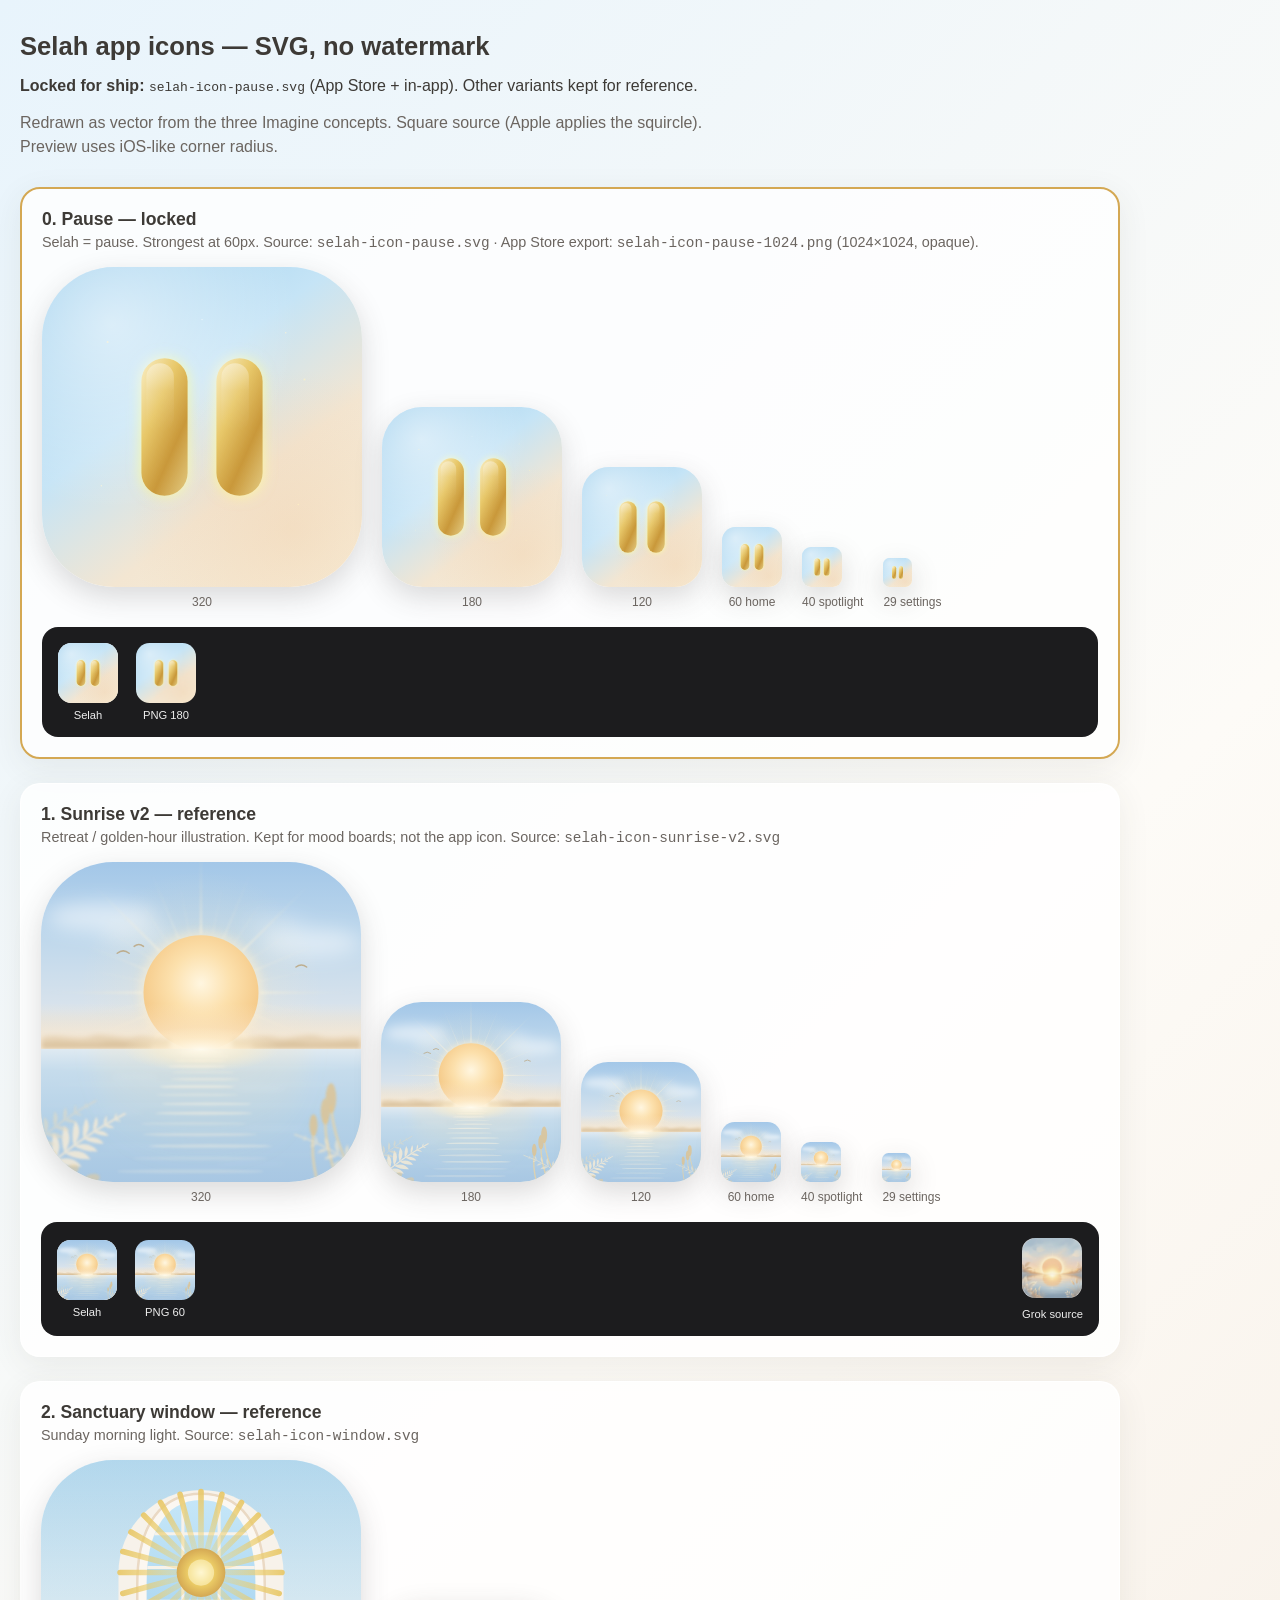
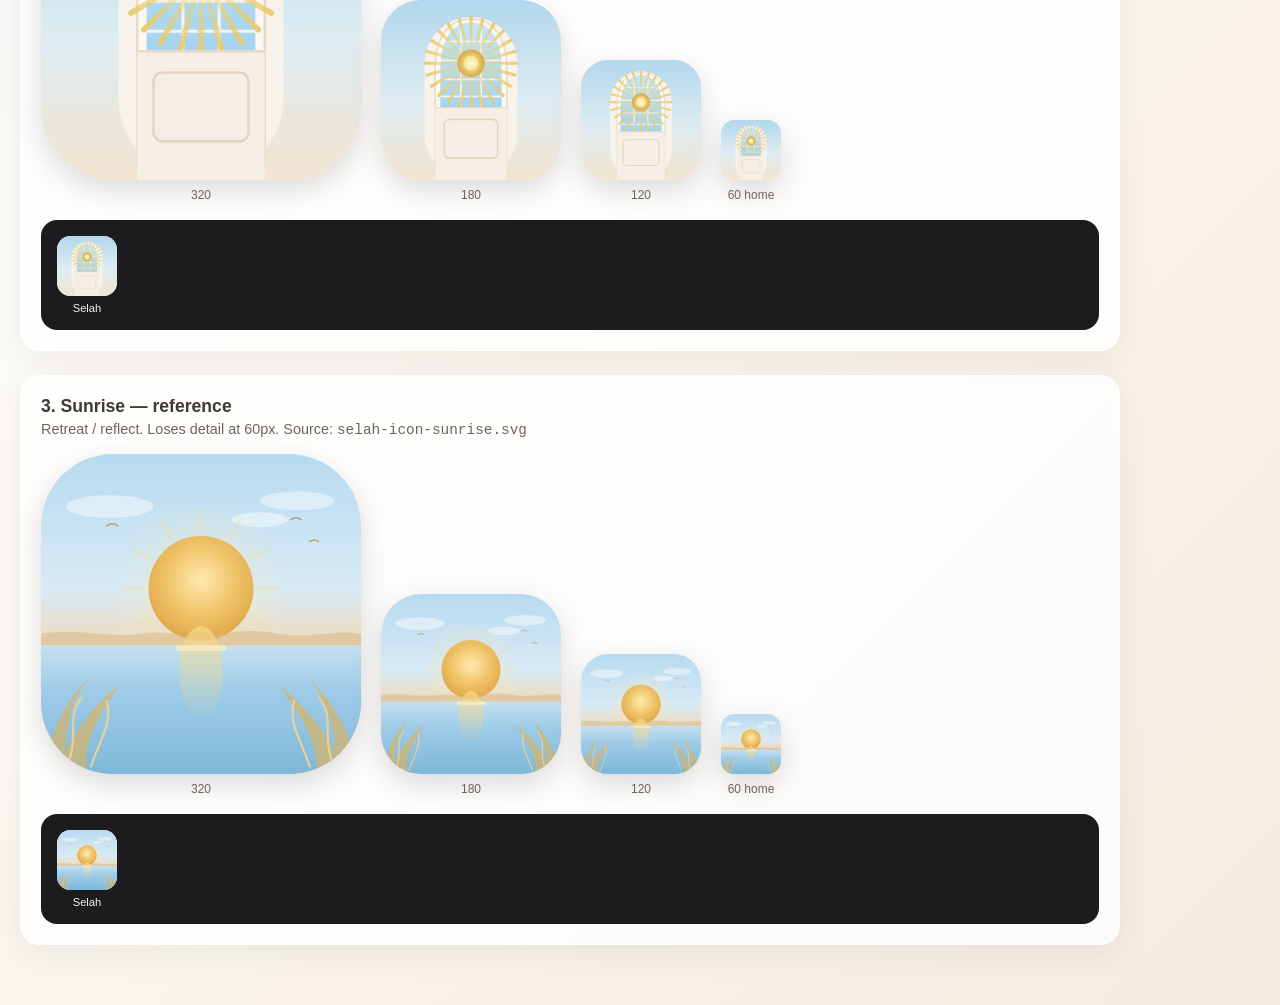
<file: assets/brand/icon-preview.html>
<!DOCTYPE html>
<html lang="en">
<head>
  <meta charset="UTF-8">
  <meta name="viewport" content="width=device-width, initial-scale=1">
  <title>Selah — App icon SVG preview</title>
  <style>
    :root {
      --sky: #8ec5e8;
      --gold: #d4a853;
      --warm-white: #fdfbf7;
      --charcoal: #3d3a36;
    }
    * { box-sizing: border-box; }
    body {
      margin: 0;
      font-family: -apple-system, BlinkMacSystemFont, "SF Pro Text", sans-serif;
      background: linear-gradient(135deg, #e8f4fc 0%, #fdfbf7 50%, #f5ebe0 100%);
      color: var(--charcoal);
      padding: 32px 20px 64px;
    }
    h1 { font-weight: 600; font-size: 1.6rem; margin: 0 0 8px; }
    .sub { color: #6b6560; margin: 0 0 28px; max-width: 720px; line-height: 1.5; }
    .grid { display: grid; gap: 24px; max-width: 1100px; }
    article {
      background: rgba(255,255,255,0.8);
      border: 1px solid rgba(255,255,255,0.9);
      border-radius: 20px;
      padding: 20px;
      box-shadow: 0 8px 32px rgba(61,58,54,0.08);
    }
    article h2 { margin: 0 0 4px; font-size: 1.1rem; }
    article p { margin: 0 0 16px; color: #6b6560; font-size: 0.9rem; }
    .sizes { display: flex; flex-wrap: wrap; gap: 20px; align-items: end; }
    .cell { text-align: center; }
    .cell span { display: block; margin-top: 8px; font-size: 0.75rem; color: #6b6560; }
    .icon {
      display: block;
      border-radius: 22.5%;
      box-shadow: 0 10px 28px rgba(61,58,54,0.18);
      background: #fff;
    }
    .s60 { width: 60px; height: 60px; }
    .s120 { width: 120px; height: 120px; }
    .s180 { width: 180px; height: 180px; }
    .s320 { width: 320px; height: 320px; }
    .homescreen {
      margin-top: 18px;
      background: #1c1c1e;
      border-radius: 16px;
      padding: 16px;
      display: flex;
      gap: 18px;
      align-items: center;
    }
    .homescreen .icon { width: 60px; height: 60px; box-shadow: none; }
    .homescreen small { color: #eee; font-size: 0.7rem; display: block; text-align: center; margin-top: 6px; }
  </style>
</head>
<body>
  <h1>Selah app icons — SVG, no watermark</h1>
  <p><strong>Locked for ship:</strong> <code>selah-icon-pause.svg</code> (App Store + in-app). Other variants kept for reference.</p>
  <p class="sub">Redrawn as vector from the three Imagine concepts. Square source (Apple applies the squircle). Preview uses iOS-like corner radius.</p>
  <div class="grid">
    <article style="border:2px solid #d4a853">
      <h2>0. Pause — locked</h2>
      <p>Selah = pause. Strongest at 60px. Source: <code>selah-icon-pause.svg</code>
         · App Store export: <code>selah-icon-pause-1024.png</code> (1024×1024, opaque).</p>
      <div class="sizes">
        <div class="cell"><img class="icon s320" src="selah-icon-pause.svg" alt="Pause icon large"><span>320</span></div>
        <div class="cell"><img class="icon s180" src="selah-icon-pause.svg" alt="Pause icon 180"><span>180</span></div>
        <div class="cell"><img class="icon s120" src="selah-icon-pause.svg" alt="Pause icon 120"><span>120</span></div>
        <div class="cell"><img class="icon s60" src="selah-icon-pause.svg" alt="Pause icon 60"><span>60 home</span></div>
        <div class="cell"><img class="icon" style="width:40px;height:40px" src="selah-icon-pause.svg" alt="Pause icon 40"><span>40 spotlight</span></div>
        <div class="cell"><img class="icon" style="width:29px;height:29px" src="selah-icon-pause.svg" alt="Pause icon 29"><span>29 settings</span></div>
      </div>
      <div class="homescreen">
        <div><img class="icon" src="selah-icon-pause.svg" alt=""><small>Selah</small></div>
        <div><img class="icon" src="selah-icon-pause-180.png" alt=""><small>PNG 180</small></div>
      </div>
    </article>
    <article>
      <h2>1. Sunrise v2 — reference</h2>
      <p>Retreat / golden-hour illustration. Kept for mood boards; not the app icon.
         Source: <code>selah-icon-sunrise-v2.svg</code></p>
      <div class="sizes">
        <div class="cell"><img class="icon s320" src="selah-icon-sunrise-v2.svg" alt="Sunrise v2 icon large"><span>320</span></div>
        <div class="cell"><img class="icon s180" src="selah-icon-sunrise-v2.svg" alt="Sunrise v2 icon 180"><span>180</span></div>
        <div class="cell"><img class="icon s120" src="selah-icon-sunrise-v2.svg" alt="Sunrise v2 icon 120"><span>120</span></div>
        <div class="cell"><img class="icon s60" src="selah-icon-sunrise-v2.svg" alt="Sunrise v2 icon 60"><span>60 home</span></div>
        <div class="cell"><img class="icon" style="width:40px;height:40px" src="selah-icon-sunrise-v2.svg" alt="Sunrise v2 icon 40"><span>40 spotlight</span></div>
        <div class="cell"><img class="icon" style="width:29px;height:29px" src="selah-icon-sunrise-v2.svg" alt="Sunrise v2 icon 29"><span>29 settings</span></div>
      </div>
      <div class="homescreen">
        <div><img class="icon" src="selah-icon-sunrise-v2.svg" alt=""><small>Selah</small></div>
        <div><img class="icon" src="selah-icon-sunrise-v2-60.png" alt=""><small>PNG 60</small></div>
        <div style="margin-left:auto"><img src="selah-icon-sunrise-imagine.jpg" style="width:60px;height:60px;border-radius:13px"><small>Grok source</small></div>
      </div>
    </article>
    <article>
      <h2>2. Sanctuary window — reference</h2>
      <p>Sunday morning light. Source: <code>selah-icon-window.svg</code></p>
      <div class="sizes">
        <div class="cell"><img class="icon s320" src="selah-icon-window.svg" alt="Window icon large"><span>320</span></div>
        <div class="cell"><img class="icon s180" src="selah-icon-window.svg" alt="Window icon 180"><span>180</span></div>
        <div class="cell"><img class="icon s120" src="selah-icon-window.svg" alt="Window icon 120"><span>120</span></div>
        <div class="cell"><img class="icon s60" src="selah-icon-window.svg" alt="Window icon 60"><span>60 home</span></div>
      </div>
      <div class="homescreen">
        <div><img class="icon" src="selah-icon-window.svg" alt=""><small>Selah</small></div>
      </div>
    </article>
    <article>
      <h2>3. Sunrise — reference</h2>
      <p>Retreat / reflect. Loses detail at 60px. Source: <code>selah-icon-sunrise.svg</code></p>
      <div class="sizes">
        <div class="cell"><img class="icon s320" src="selah-icon-sunrise.svg" alt="Sunrise icon large"><span>320</span></div>
        <div class="cell"><img class="icon s180" src="selah-icon-sunrise.svg" alt="Sunrise icon 180"><span>180</span></div>
        <div class="cell"><img class="icon s120" src="selah-icon-sunrise.svg" alt="Sunrise icon 120"><span>120</span></div>
        <div class="cell"><img class="icon s60" src="selah-icon-sunrise.svg" alt="Sunrise icon 60"><span>60 home</span></div>
      </div>
      <div class="homescreen">
        <div><img class="icon" src="selah-icon-sunrise.svg" alt=""><small>Selah</small></div>
      </div>
    </article>
  </div>
</body>
</html>
</file>
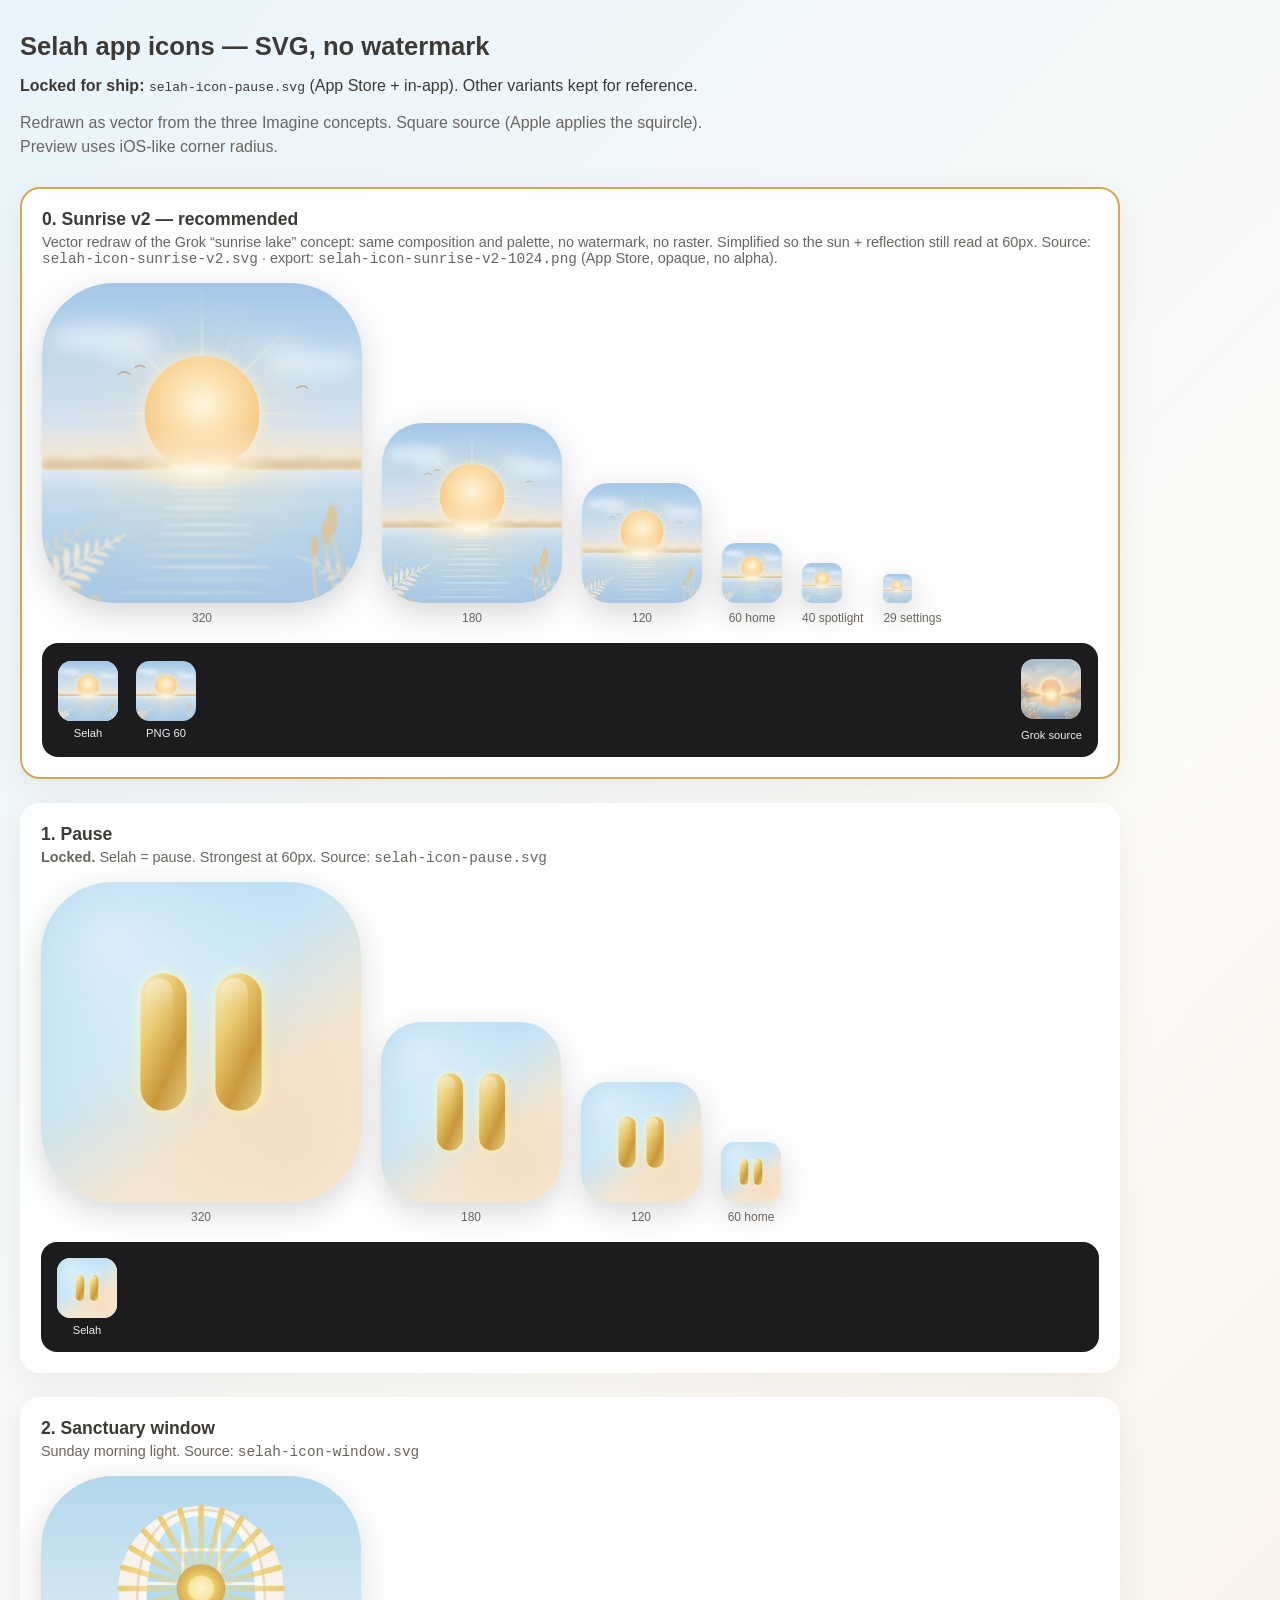
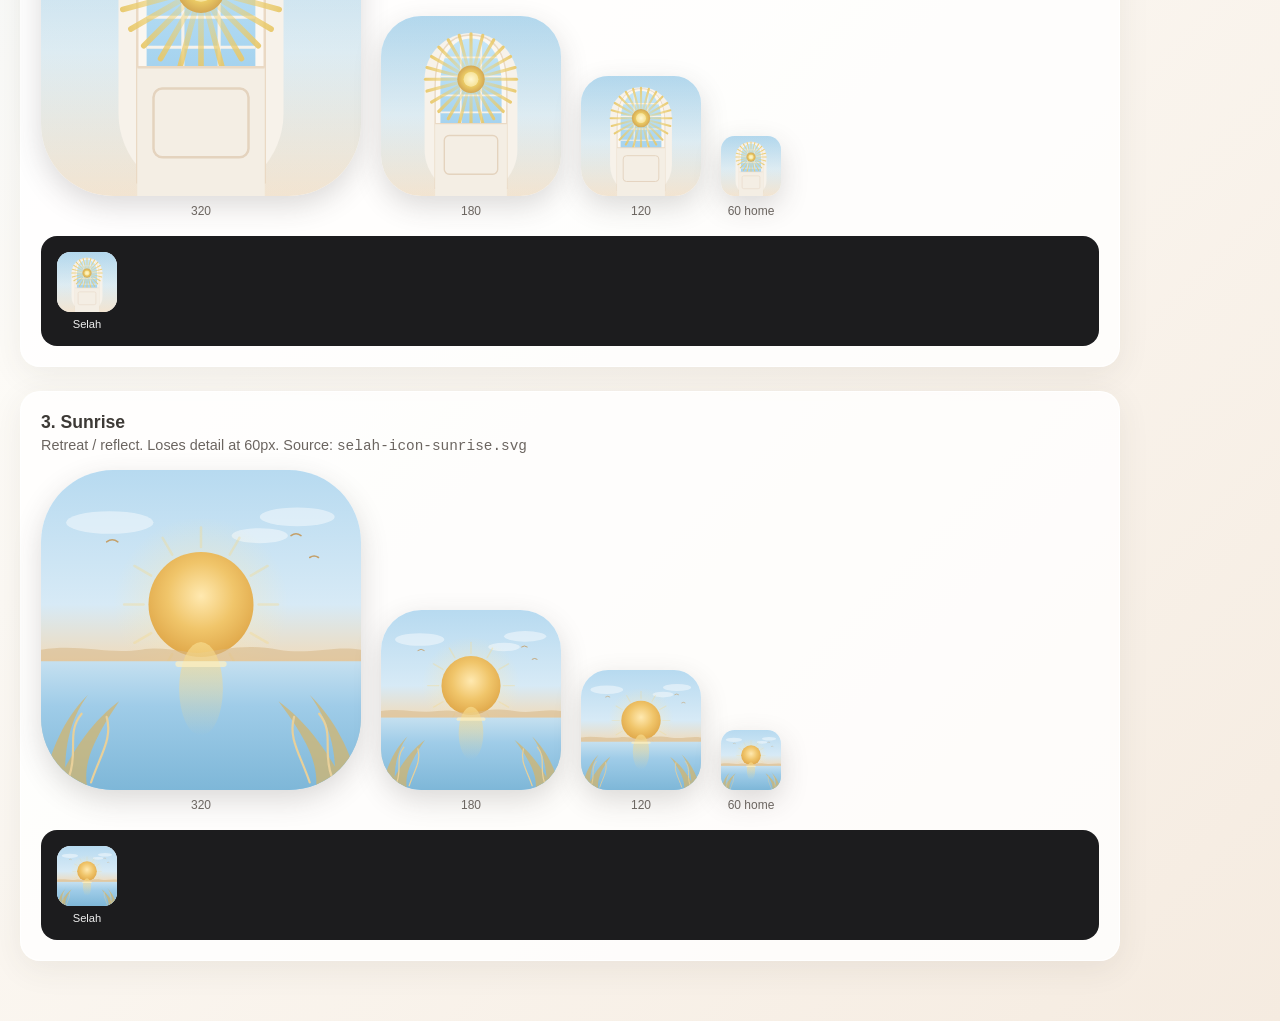
<file: docs/brand/icon-preview.html>
<!DOCTYPE html>
<html lang="en">
<head>
  <meta charset="UTF-8">
  <meta name="viewport" content="width=device-width, initial-scale=1">
  <title>Selah — App icon SVG preview</title>
  <style>
    :root {
      --sky: #8ec5e8;
      --gold: #d4a853;
      --warm-white: #fdfbf7;
      --charcoal: #3d3a36;
    }
    * { box-sizing: border-box; }
    body {
      margin: 0;
      font-family: -apple-system, BlinkMacSystemFont, "SF Pro Text", sans-serif;
      background: linear-gradient(135deg, #e8f4fc 0%, #fdfbf7 50%, #f5ebe0 100%);
      color: var(--charcoal);
      padding: 32px 20px 64px;
    }
    h1 { font-weight: 600; font-size: 1.6rem; margin: 0 0 8px; }
    .sub { color: #6b6560; margin: 0 0 28px; max-width: 720px; line-height: 1.5; }
    .grid { display: grid; gap: 24px; max-width: 1100px; }
    article {
      background: rgba(255,255,255,0.8);
      border: 1px solid rgba(255,255,255,0.9);
      border-radius: 20px;
      padding: 20px;
      box-shadow: 0 8px 32px rgba(61,58,54,0.08);
    }
    article h2 { margin: 0 0 4px; font-size: 1.1rem; }
    article p { margin: 0 0 16px; color: #6b6560; font-size: 0.9rem; }
    .sizes { display: flex; flex-wrap: wrap; gap: 20px; align-items: end; }
    .cell { text-align: center; }
    .cell span { display: block; margin-top: 8px; font-size: 0.75rem; color: #6b6560; }
    .icon {
      display: block;
      border-radius: 22.5%;
      box-shadow: 0 10px 28px rgba(61,58,54,0.18);
      background: #fff;
    }
    .s60 { width: 60px; height: 60px; }
    .s120 { width: 120px; height: 120px; }
    .s180 { width: 180px; height: 180px; }
    .s320 { width: 320px; height: 320px; }
    .homescreen {
      margin-top: 18px;
      background: #1c1c1e;
      border-radius: 16px;
      padding: 16px;
      display: flex;
      gap: 18px;
      align-items: center;
    }
    .homescreen .icon { width: 60px; height: 60px; box-shadow: none; }
    .homescreen small { color: #eee; font-size: 0.7rem; display: block; text-align: center; margin-top: 6px; }
  </style>
</head>
<body>
  <h1>Selah app icons — SVG, no watermark</h1>
  <p><strong>Locked for ship:</strong> <code>selah-icon-pause.svg</code> (App Store + in-app). Other variants kept for reference.</p>
  <p class="sub">Redrawn as vector from the three Imagine concepts. Square source (Apple applies the squircle). Preview uses iOS-like corner radius.</p>
  <div class="grid">
    <article style="border:2px solid #d4a853">
      <h2>0. Sunrise v2 — recommended</h2>
      <p>Vector redraw of the Grok “sunrise lake” concept: same composition and palette, no watermark, no raster.
         Simplified so the sun + reflection still read at 60px. Source: <code>selah-icon-sunrise-v2.svg</code>
         · export: <code>selah-icon-sunrise-v2-1024.png</code> (App Store, opaque, no alpha).</p>
      <div class="sizes">
        <div class="cell"><img class="icon s320" src="selah-icon-sunrise-v2.svg" alt="Sunrise v2 icon large"><span>320</span></div>
        <div class="cell"><img class="icon s180" src="selah-icon-sunrise-v2.svg" alt="Sunrise v2 icon 180"><span>180</span></div>
        <div class="cell"><img class="icon s120" src="selah-icon-sunrise-v2.svg" alt="Sunrise v2 icon 120"><span>120</span></div>
        <div class="cell"><img class="icon s60" src="selah-icon-sunrise-v2.svg" alt="Sunrise v2 icon 60"><span>60 home</span></div>
        <div class="cell"><img class="icon" style="width:40px;height:40px" src="selah-icon-sunrise-v2.svg" alt="Sunrise v2 icon 40"><span>40 spotlight</span></div>
        <div class="cell"><img class="icon" style="width:29px;height:29px" src="selah-icon-sunrise-v2.svg" alt="Sunrise v2 icon 29"><span>29 settings</span></div>
      </div>
      <div class="homescreen">
        <div><img class="icon" src="selah-icon-sunrise-v2.svg" alt=""><small>Selah</small></div>
        <div><img class="icon" src="selah-icon-sunrise-v2-60.png" alt=""><small>PNG 60</small></div>
        <div style="margin-left:auto"><img src="selah-icon-sunrise-imagine.jpg" style="width:60px;height:60px;border-radius:13px"><small>Grok source</small></div>
      </div>
    </article>
    <article>
      <h2>1. Pause</h2>
      <p><strong>Locked.</strong> Selah = pause. Strongest at 60px. Source: <code>selah-icon-pause.svg</code></p>
      <div class="sizes">
        <div class="cell"><img class="icon s320" src="selah-icon-pause.svg" alt="Pause icon large"><span>320</span></div>
        <div class="cell"><img class="icon s180" src="selah-icon-pause.svg" alt="Pause icon 180"><span>180</span></div>
        <div class="cell"><img class="icon s120" src="selah-icon-pause.svg" alt="Pause icon 120"><span>120</span></div>
        <div class="cell"><img class="icon s60" src="selah-icon-pause.svg" alt="Pause icon 60"><span>60 home</span></div>
      </div>
      <div class="homescreen">
        <div><img class="icon" src="selah-icon-pause.svg" alt=""><small>Selah</small></div>
      </div>
    </article>
    <article>
      <h2>2. Sanctuary window</h2>
      <p>Sunday morning light. Source: <code>selah-icon-window.svg</code></p>
      <div class="sizes">
        <div class="cell"><img class="icon s320" src="selah-icon-window.svg" alt="Window icon large"><span>320</span></div>
        <div class="cell"><img class="icon s180" src="selah-icon-window.svg" alt="Window icon 180"><span>180</span></div>
        <div class="cell"><img class="icon s120" src="selah-icon-window.svg" alt="Window icon 120"><span>120</span></div>
        <div class="cell"><img class="icon s60" src="selah-icon-window.svg" alt="Window icon 60"><span>60 home</span></div>
      </div>
      <div class="homescreen">
        <div><img class="icon" src="selah-icon-window.svg" alt=""><small>Selah</small></div>
      </div>
    </article>
    <article>
      <h2>3. Sunrise</h2>
      <p>Retreat / reflect. Loses detail at 60px. Source: <code>selah-icon-sunrise.svg</code></p>
      <div class="sizes">
        <div class="cell"><img class="icon s320" src="selah-icon-sunrise.svg" alt="Sunrise icon large"><span>320</span></div>
        <div class="cell"><img class="icon s180" src="selah-icon-sunrise.svg" alt="Sunrise icon 180"><span>180</span></div>
        <div class="cell"><img class="icon s120" src="selah-icon-sunrise.svg" alt="Sunrise icon 120"><span>120</span></div>
        <div class="cell"><img class="icon s60" src="selah-icon-sunrise.svg" alt="Sunrise icon 60"><span>60 home</span></div>
      </div>
      <div class="homescreen">
        <div><img class="icon" src="selah-icon-sunrise.svg" alt=""><small>Selah</small></div>
      </div>
    </article>
  </div>
</body>
</html>
</file>
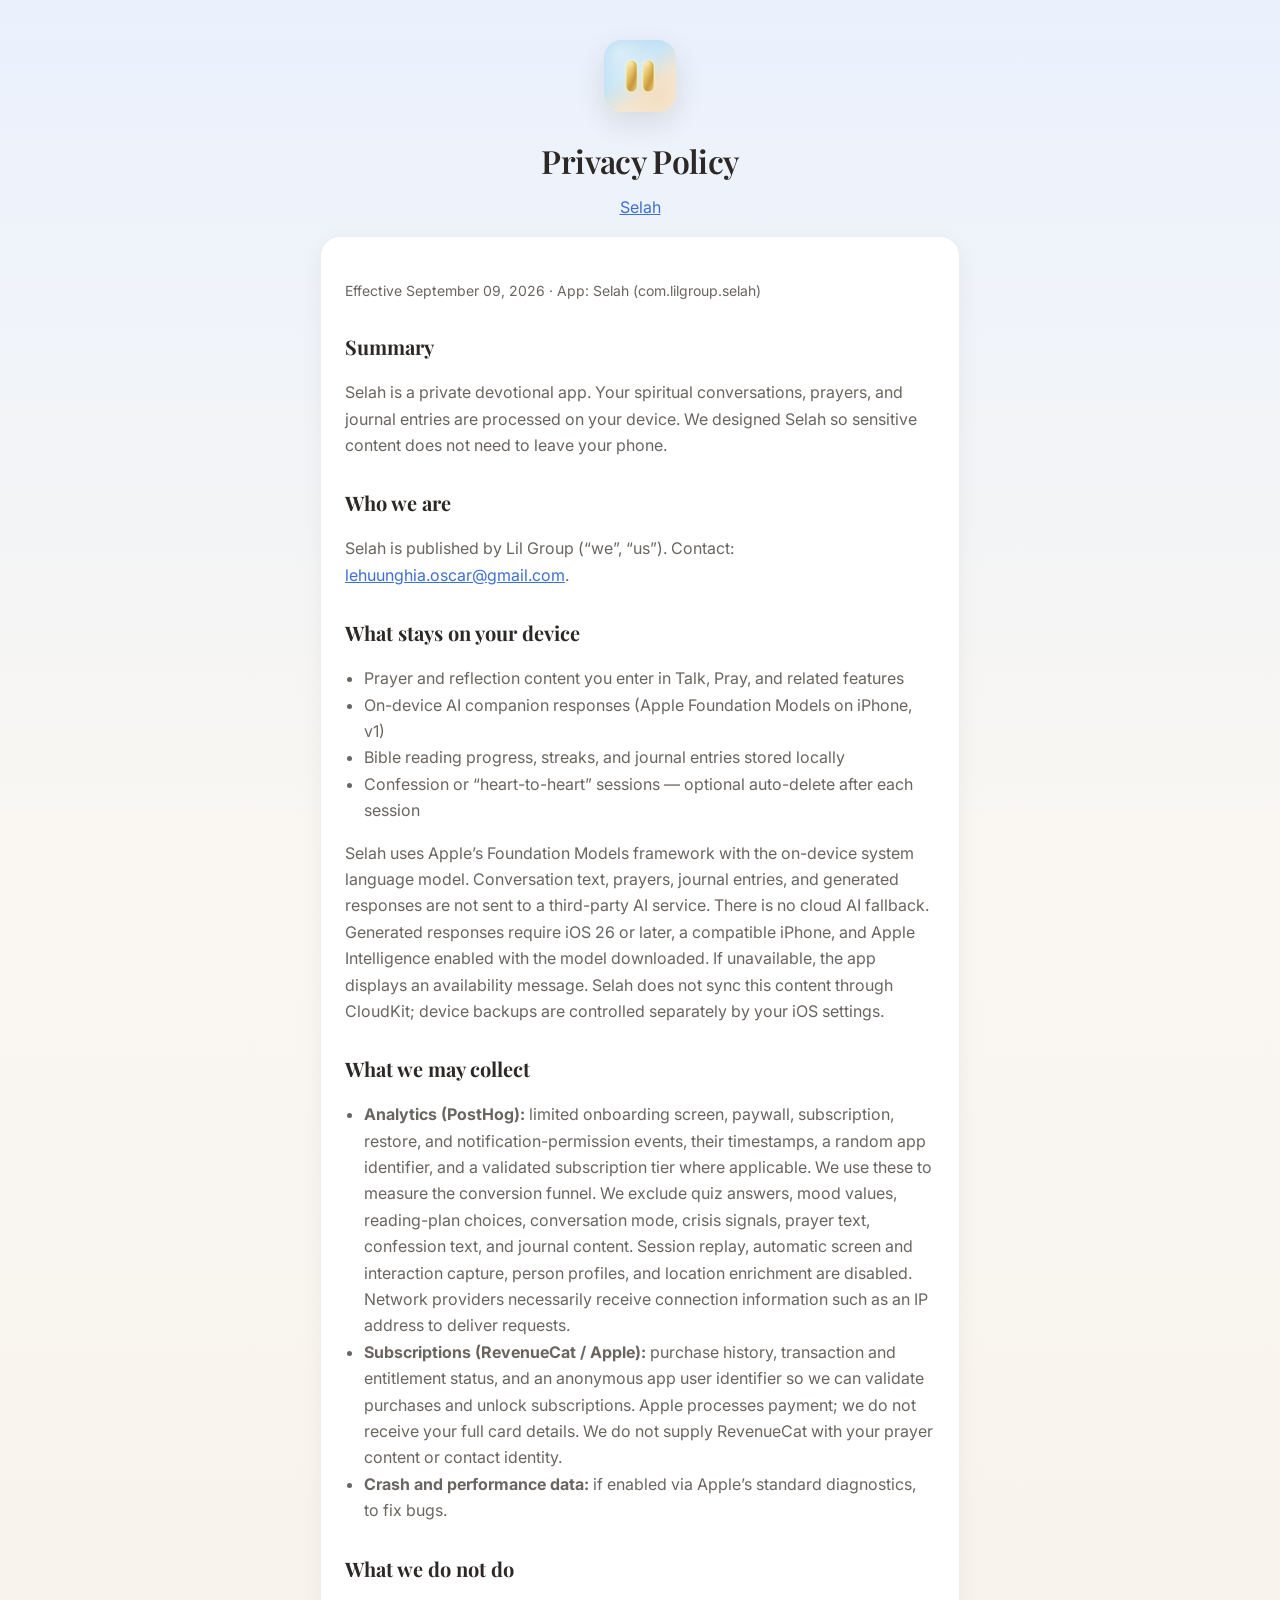
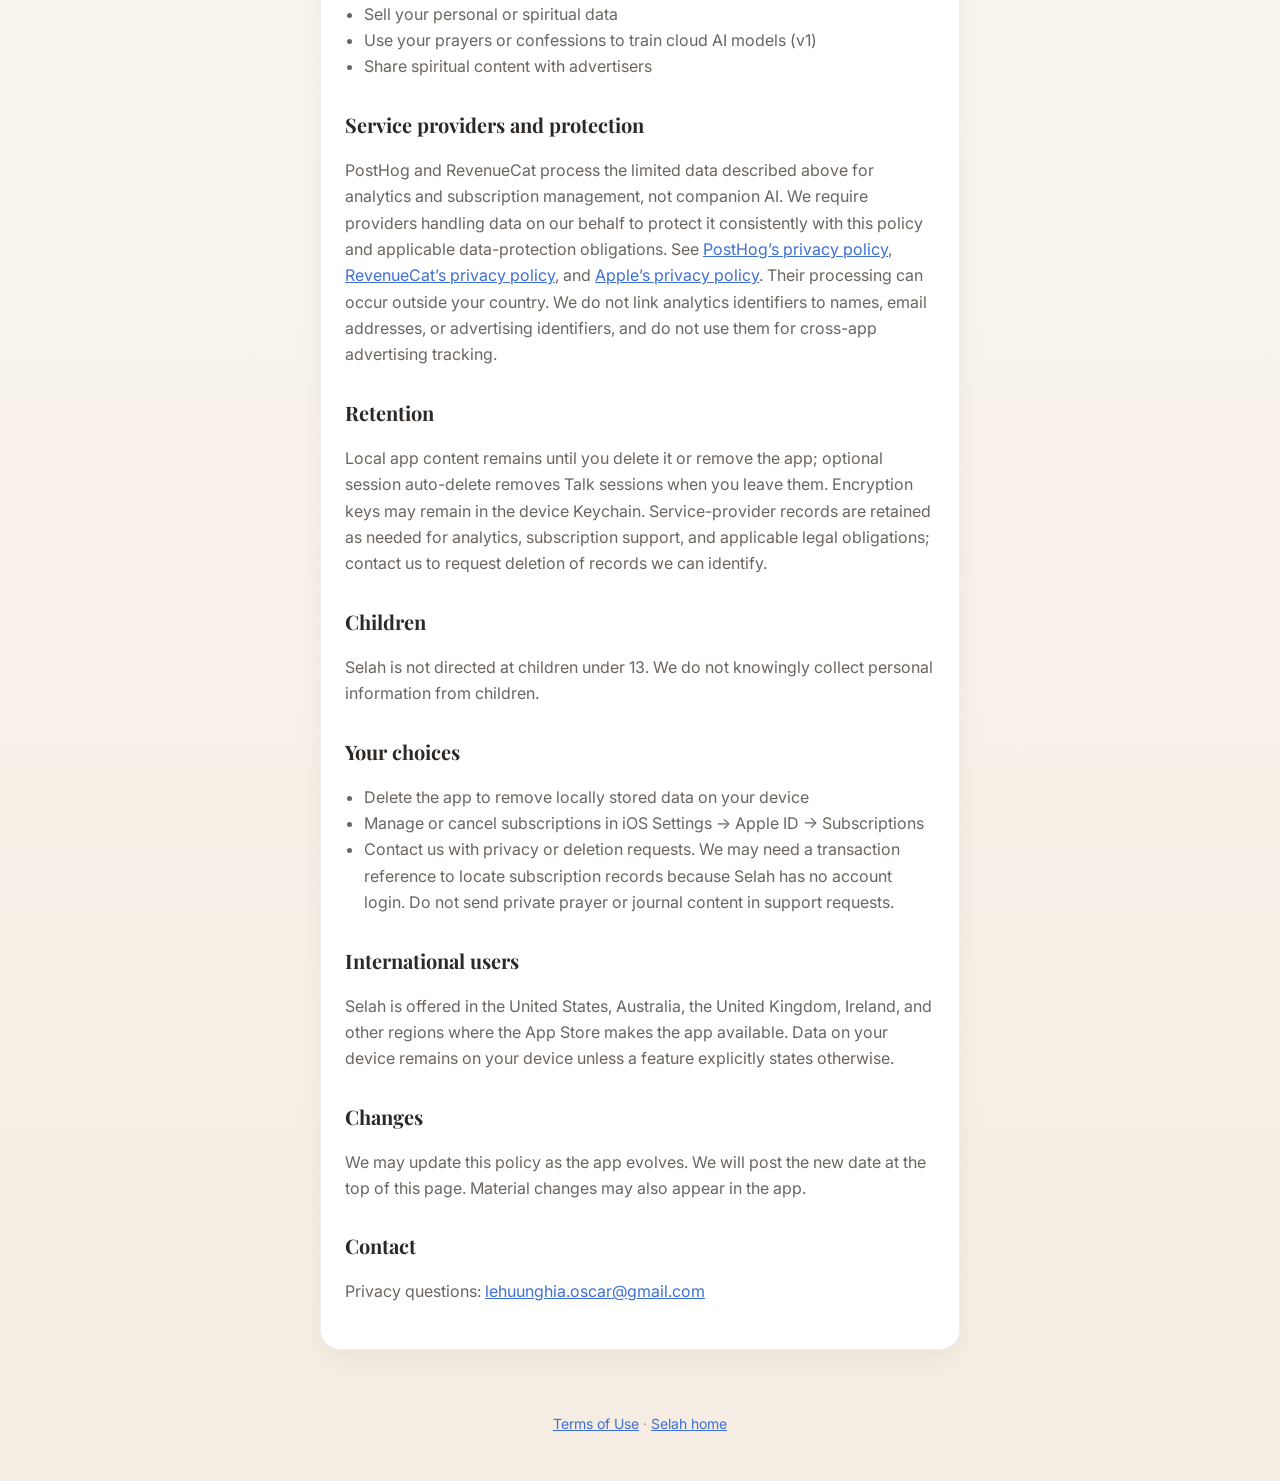
<file: docs/site/privacy.html>
<!DOCTYPE html>
<html lang="en">
<head>
  <meta charset="utf-8">
  <meta name="viewport" content="width=device-width, initial-scale=1">
  <title>Privacy Policy — Selah</title>
  <meta name="description" content="How Selah handles your data. On-device spiritual companion. No cloud for prayers or confession.">
  <link rel="preconnect" href="https://fonts.googleapis.com">
  <link rel="preconnect" href="https://fonts.gstatic.com" crossorigin>
  <link href="https://fonts.googleapis.com/css2?family=Inter:wght@400;600&family=Playfair+Display:wght@600&display=swap" rel="stylesheet">
  <link rel="stylesheet" href="styles.css">
  <link rel="icon" href="../brand/selah-icon-pause.svg" type="image/svg+xml">
</head>
<body>
  <header>
    <img src="../brand/selah-icon-pause.svg" width="72" height="72" alt="Selah app icon">
    <h1>Privacy Policy</h1>
    <p><a href="index.html">Selah</a></p>
  </header>
  <main>
    <article class="card">
      <p class="meta">Effective September 09, 2026 · App: Selah (com.lilgroup.selah)</p>

      <h2>Summary</h2>
      <p>Selah is a private devotional app. Your spiritual conversations, prayers, and journal entries are processed on your device. We designed Selah so sensitive content does not need to leave your phone.</p>

      <h2>Who we are</h2>
      <p>Selah is published by Lil Group (“we”, “us”). Contact: <a href="mailto:lehuunghia.oscar@gmail.com">lehuunghia.oscar@gmail.com</a>.</p>

      <h2>What stays on your device</h2>
      <ul>
        <li>Prayer and reflection content you enter in Talk, Pray, and related features</li>
        <li>On-device AI companion responses (Apple Foundation Models on iPhone, v1)</li>
        <li>Bible reading progress, streaks, and journal entries stored locally</li>
        <li>Confession or “heart-to-heart” sessions — optional auto-delete after each session</li>
      </ul>
      <p>Selah uses Apple’s Foundation Models framework with the on-device system language model. Conversation text, prayers, journal entries, and generated responses are not sent to a third-party AI service. There is no cloud AI fallback. Generated responses require iOS 26 or later, a compatible iPhone, and Apple Intelligence enabled with the model downloaded. If unavailable, the app displays an availability message. Selah does not sync this content through CloudKit; device backups are controlled separately by your iOS settings.</p>

      <h2>What we may collect</h2>
      <ul>
        <li><strong>Analytics (PostHog):</strong> limited onboarding screen, paywall, subscription, restore, and notification-permission events, their timestamps, a random app identifier, and a validated subscription tier where applicable. We use these to measure the conversion funnel. We exclude quiz answers, mood values, reading-plan choices, conversation mode, crisis signals, prayer text, confession text, and journal content. Session replay, automatic screen and interaction capture, person profiles, and location enrichment are disabled. Network providers necessarily receive connection information such as an IP address to deliver requests.</li>
        <li><strong>Subscriptions (RevenueCat / Apple):</strong> purchase history, transaction and entitlement status, and an anonymous app user identifier so we can validate purchases and unlock subscriptions. Apple processes payment; we do not receive your full card details. We do not supply RevenueCat with your prayer content or contact identity.</li>
        <li><strong>Crash and performance data:</strong> if enabled via Apple’s standard diagnostics, to fix bugs.</li>
      </ul>

      <h2>What we do not do</h2>
      <ul>
        <li>Sell your personal or spiritual data</li>
        <li>Use your prayers or confessions to train cloud AI models (v1)</li>
        <li>Share spiritual content with advertisers</li>
      </ul>

      <h2>Service providers and protection</h2>
      <p>PostHog and RevenueCat process the limited data described above for analytics and subscription management, not companion AI. We require providers handling data on our behalf to protect it consistently with this policy and applicable data-protection obligations. See <a href="https://posthog.com/privacy">PostHog’s privacy policy</a>, <a href="https://www.revenuecat.com/privacy">RevenueCat’s privacy policy</a>, and <a href="https://www.apple.com/legal/privacy/">Apple’s privacy policy</a>. Their processing can occur outside your country. We do not link analytics identifiers to names, email addresses, or advertising identifiers, and do not use them for cross-app advertising tracking.</p>
      <h2>Retention</h2>
      <p>Local app content remains until you delete it or remove the app; optional session auto-delete removes Talk sessions when you leave them. Encryption keys may remain in the device Keychain. Service-provider records are retained as needed for analytics, subscription support, and applicable legal obligations; contact us to request deletion of records we can identify.</p>
      <h2>Children</h2>
      <p>Selah is not directed at children under 13. We do not knowingly collect personal information from children.</p>

      <h2>Your choices</h2>
      <ul>
        <li>Delete the app to remove locally stored data on your device</li>
        <li>Manage or cancel subscriptions in iOS Settings → Apple ID → Subscriptions</li>
        <li>Contact us with privacy or deletion requests. We may need a transaction reference to locate subscription records because Selah has no account login. Do not send private prayer or journal content in support requests.</li>
      </ul>

      <h2>International users</h2>
      <p>Selah is offered in the United States, Australia, the United Kingdom, Ireland, and other regions where the App Store makes the app available. Data on your device remains on your device unless a feature explicitly states otherwise.</p>

      <h2>Changes</h2>
      <p>We may update this policy as the app evolves. We will post the new date at the top of this page. Material changes may also appear in the app.</p>

      <h2>Contact</h2>
      <p>Privacy questions: <a href="mailto:lehuunghia.oscar@gmail.com">lehuunghia.oscar@gmail.com</a></p>
    </article>
  </main>
  <footer>
    <p><a href="terms.html">Terms of Use</a> · <a href="index.html">Selah home</a></p>
  </footer>
</body>
</html>
</file>
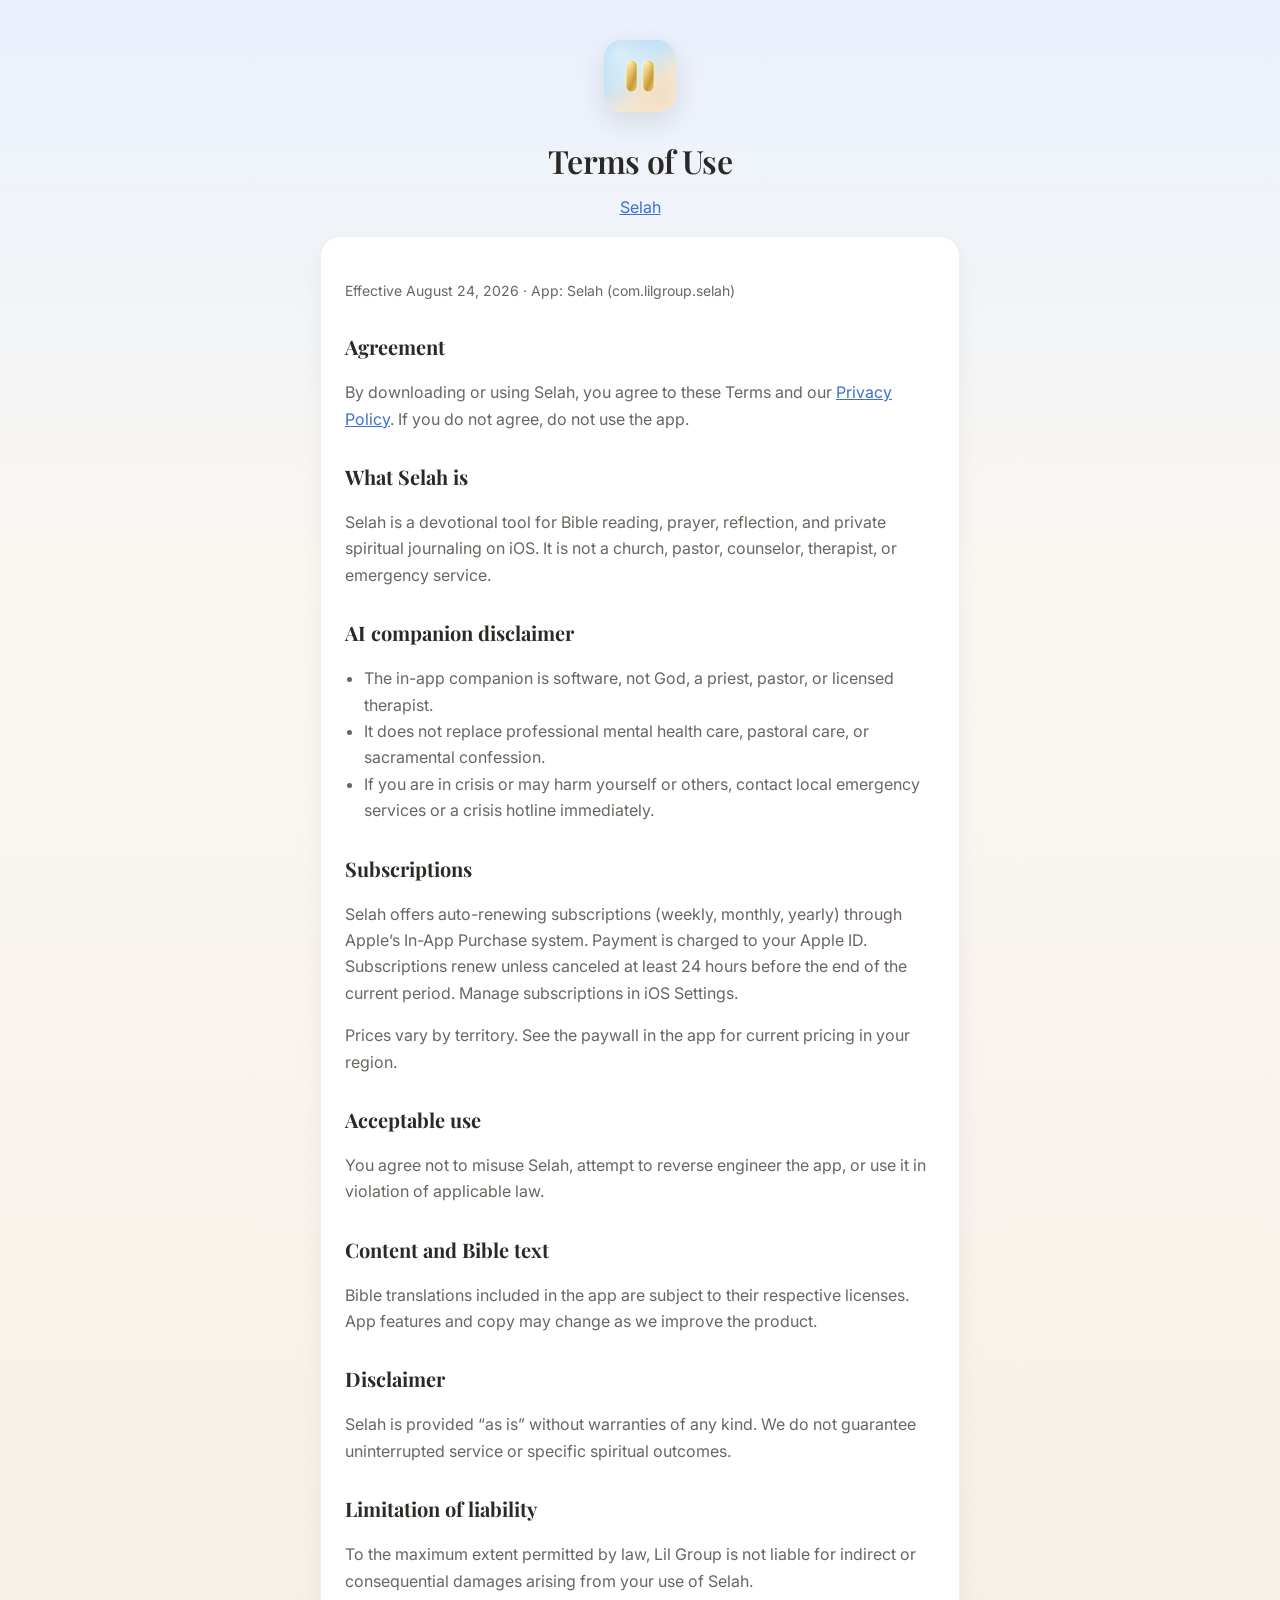
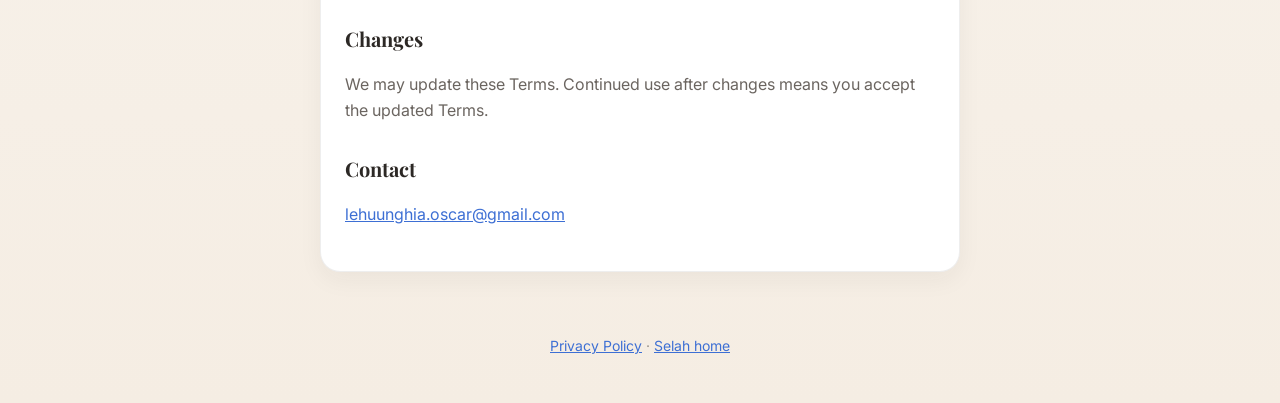
<file: docs/site/terms.html>
<!DOCTYPE html>
<html lang="en">
<head>
  <meta charset="utf-8">
  <meta name="viewport" content="width=device-width, initial-scale=1">
  <title>Terms of Use — Selah</title>
  <meta name="description" content="Terms of Use for Selah, a private Christian devotional app for iOS.">
  <link rel="preconnect" href="https://fonts.googleapis.com">
  <link rel="preconnect" href="https://fonts.gstatic.com" crossorigin>
  <link href="https://fonts.googleapis.com/css2?family=Inter:wght@400;600&family=Playfair+Display:wght@600&display=swap" rel="stylesheet">
  <link rel="stylesheet" href="styles.css">
  <link rel="icon" href="../brand/selah-icon-pause.svg" type="image/svg+xml">
</head>
<body>
  <header>
    <img src="../brand/selah-icon-pause.svg" width="72" height="72" alt="Selah app icon">
    <h1>Terms of Use</h1>
    <p><a href="index.html">Selah</a></p>
  </header>
  <main>
    <article class="card">
      <p class="meta">Effective August 24, 2026 · App: Selah (com.lilgroup.selah)</p>

      <h2>Agreement</h2>
      <p>By downloading or using Selah, you agree to these Terms and our <a href="privacy.html">Privacy Policy</a>. If you do not agree, do not use the app.</p>

      <h2>What Selah is</h2>
      <p>Selah is a devotional tool for Bible reading, prayer, reflection, and private spiritual journaling on iOS. It is not a church, pastor, counselor, therapist, or emergency service.</p>

      <h2>AI companion disclaimer</h2>
      <ul>
        <li>The in-app companion is software, not God, a priest, pastor, or licensed therapist.</li>
        <li>It does not replace professional mental health care, pastoral care, or sacramental confession.</li>
        <li>If you are in crisis or may harm yourself or others, contact local emergency services or a crisis hotline immediately.</li>
      </ul>

      <h2>Subscriptions</h2>
      <p>Selah offers auto-renewing subscriptions (weekly, monthly, yearly) through Apple’s In-App Purchase system. Payment is charged to your Apple ID. Subscriptions renew unless canceled at least 24 hours before the end of the current period. Manage subscriptions in iOS Settings.</p>
      <p>Prices vary by territory. See the paywall in the app for current pricing in your region.</p>

      <h2>Acceptable use</h2>
      <p>You agree not to misuse Selah, attempt to reverse engineer the app, or use it in violation of applicable law.</p>

      <h2>Content and Bible text</h2>
      <p>Bible translations included in the app are subject to their respective licenses. App features and copy may change as we improve the product.</p>

      <h2>Disclaimer</h2>
      <p>Selah is provided “as is” without warranties of any kind. We do not guarantee uninterrupted service or specific spiritual outcomes.</p>

      <h2>Limitation of liability</h2>
      <p>To the maximum extent permitted by law, Lil Group is not liable for indirect or consequential damages arising from your use of Selah.</p>

      <h2>Changes</h2>
      <p>We may update these Terms. Continued use after changes means you accept the updated Terms.</p>

      <h2>Contact</h2>
      <p><a href="mailto:lehuunghia.oscar@gmail.com">lehuunghia.oscar@gmail.com</a></p>
    </article>
  </main>
  <footer>
    <p><a href="privacy.html">Privacy Policy</a> · <a href="index.html">Selah home</a></p>
  </footer>
</body>
</html>
</file>
<file: docs/site/styles.css>
:root {
  --primary: #5b8def;
  --primary-deep: #3d6fd4;
  --accent: #c49a3c;
  --bg: #faf7f2;
  --bg-warm: #f5ede3;
  --surface: #ffffff;
  --text: #2c2825;
  --text-muted: #6b6560;
  --text-soft: #9a938c;
  --border: rgba(44, 40, 37, 0.08);
  --max: 680px;
}

* {
  box-sizing: border-box;
}

body {
  margin: 0;
  font-family: Inter, system-ui, -apple-system, BlinkMacSystemFont, "Segoe UI", sans-serif;
  font-size: 1rem;
  line-height: 1.65;
  color: var(--text);
  background: linear-gradient(180deg, #eaf1fd 0%, var(--bg) 28%, var(--bg-warm) 100%);
  min-height: 100vh;
}

a {
  color: var(--primary-deep);
}

header {
  max-width: var(--max);
  margin: 0 auto;
  padding: 2.5rem 1.25rem 1rem;
  text-align: center;
}

header img {
  width: 72px;
  height: 72px;
  border-radius: 18px;
  box-shadow: 0 10px 28px rgba(44, 40, 37, 0.12);
}

header h1 {
  margin: 1rem 0 0.35rem;
  font-family: "Playfair Display", Georgia, serif;
  font-size: 2rem;
  font-weight: 600;
  letter-spacing: -0.02em;
}

header p {
  margin: 0;
  color: var(--text-muted);
}

main {
  max-width: var(--max);
  margin: 0 auto;
  padding: 0 1.25rem 3rem;
}

.card {
  background: var(--surface);
  border: 1px solid var(--border);
  border-radius: 20px;
  padding: 1.75rem 1.5rem;
  box-shadow: 0 8px 24px rgba(44, 40, 37, 0.05);
}

.card h2 {
  margin: 1.75rem 0 0.5rem;
  font-family: "Playfair Display", Georgia, serif;
  font-size: 1.25rem;
}

.card h2:first-child {
  margin-top: 0;
}

.card p,
.card li {
  color: var(--text-muted);
}

.card ul {
  padding-left: 1.2rem;
}

.meta {
  font-size: 0.875rem;
  color: var(--text-soft);
  margin-bottom: 1.25rem;
}

nav.links {
  display: flex;
  flex-wrap: wrap;
  gap: 0.75rem;
  justify-content: center;
  margin-top: 1.25rem;
}

nav.links a {
  display: inline-block;
  padding: 0.65rem 1rem;
  border-radius: 999px;
  background: var(--surface);
  border: 1px solid var(--border);
  text-decoration: none;
  font-weight: 600;
  font-size: 0.9375rem;
}

footer {
  max-width: var(--max);
  margin: 0 auto;
  padding: 0 1.25rem 2rem;
  text-align: center;
  font-size: 0.875rem;
  color: var(--text-soft);
}
</file>
